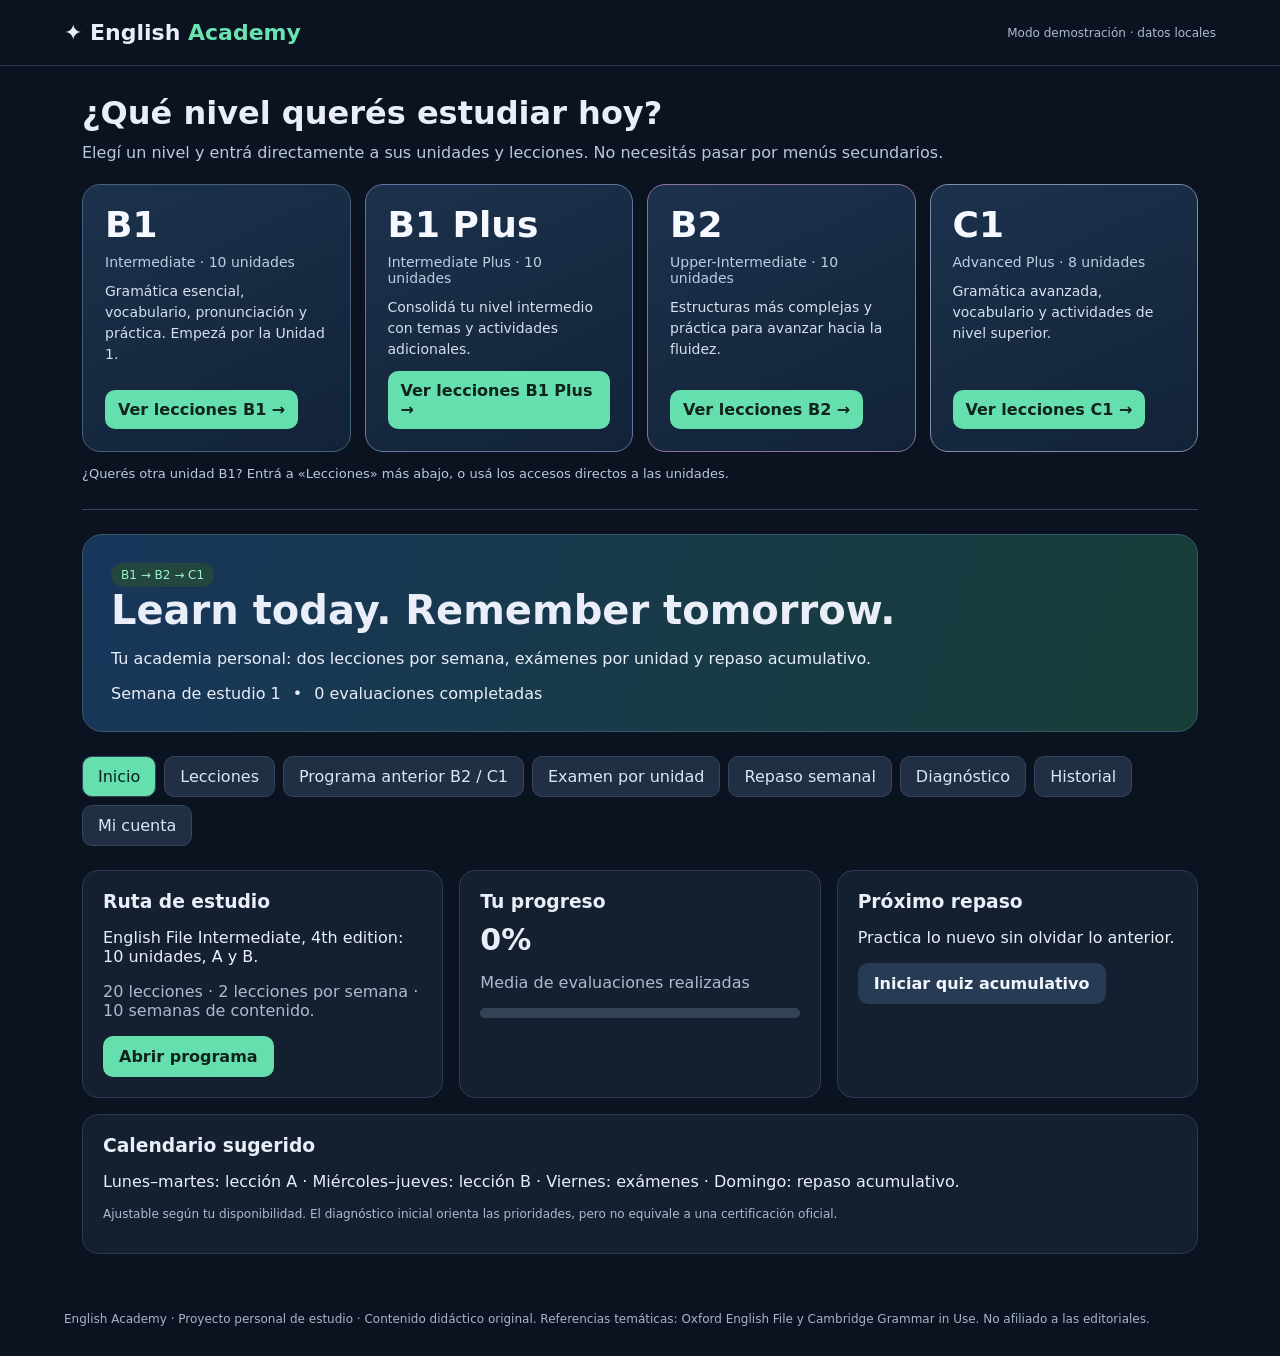
<file: index.html>
<!doctype html><html lang="es"><head><meta charset="utf-8"><meta name="viewport" content="width=device-width,initial-scale=1"><title>English Academy · Private Learning</title><style>
:root{font-family:Inter,system-ui,Arial,sans-serif;color:#e9eef8;background:#0b1220}*{box-sizing:border-box}body{margin:0}button,input{font:inherit}button{cursor:pointer}header{padding:20px 5%;border-bottom:1px solid #253248;display:flex;justify-content:space-between;align-items:center;gap:15px}.logo{font-weight:800;font-size:22px}.logo span{color:#69e4b0}.shell{max-width:1160px;margin:auto;padding:28px 22px}.hero{background:linear-gradient(110deg,#18365b,#183e38);border:1px solid #37586b;border-radius:20px;padding:28px;margin-bottom:24px}.hero h1{margin:0 0 10px;font-size:clamp(25px,4vw,40px)}.muted{color:#acbbd0}.grid{display:grid;grid-template-columns:repeat(auto-fit,minmax(245px,1fr));gap:16px}.card{background:#141f30;border:1px solid #2a3b52;border-radius:16px;padding:20px}.card h3{margin:0 0 10px}.pill{display:inline-block;padding:5px 10px;background:#23473e;color:#9cf2ca;border-radius:99px;font-size:12px}.btn{border:0;border-radius:10px;padding:11px 16px;background:#65dfad;color:#10231c;font-weight:750}.btn.secondary{background:#283b54;color:#f1f5fc}.btn:disabled{opacity:.4;cursor:not-allowed}.tabs{display:flex;gap:8px;flex-wrap:wrap;margin:18px 0 24px}.tabs button{background:#202f43;color:#dae6f6;border:1px solid #34465e;border-radius:10px;padding:10px 15px}.tabs button.active{background:#65dfad;color:#0c221b}section[hidden],div[hidden]{display:none!important}.question{border-top:1px solid #344358;padding:18px 0}.option{display:block;background:#1e2c41;border:1px solid #344358;padding:12px;border-radius:10px;margin:8px 0}.option:has(input:checked){border-color:#69e4b0;background:#1b403c}.option input{margin-right:10px}.result{margin-top:18px;padding:16px;border-radius:12px;background:#233a46}.reading{line-height:1.85;max-width:760px}.field{display:block;margin:10px 0;padding:12px;background:#0e192a;border:1px solid #3a4b62;border-radius:8px;color:white;width:100%}.tiny{font-size:12px}.list{padding-left:20px;line-height:1.9}.bar{height:10px;border-radius:99px;background:#334358;overflow:hidden}.bar>div{height:100%;background:#65dfad}.warn{color:#f7d19c}footer{padding:30px 5%;color:#a7b5c7;font-size:12px}.row{display:flex;gap:12px;align-items:center;flex-wrap:wrap}.lesson{margin-bottom:12px}.stat{font-size:30px;font-weight:800}.correct{color:#78e9b4}.wrong{color:#ffb4a6}@media(max-width:600px){header{align-items:flex-start;flex-direction:column}}

/* Clear level-first navigation */
.level-hub{margin:0 0 28px}.level-hub h2{font-size:clamp(24px,3vw,32px);margin:0 0 8px}.level-hub .intro{color:#b9c9dd;margin:0 0 18px;line-height:1.6}.level-grid{display:grid;grid-template-columns:repeat(4,minmax(0,1fr));gap:14px}.level-card{display:flex;flex-direction:column;gap:11px;padding:22px;min-height:240px;background:linear-gradient(155deg,#1c314c,#122338);border:1px solid #42617d;border-radius:18px;color:#f5f8ff;text-decoration:none;transition:transform .15s,border-color .15s,background .15s}.level-card:hover,.level-card:focus-visible{transform:translateY(-3px);border-color:#77e7b8;background:#1e3a4b;outline-offset:3px}.level-code{font-size:36px;font-weight:850;line-height:1}.level-sub{color:#b9d0e4;font-size:14px}.level-desc{color:#d4e0ed;line-height:1.5;font-size:14px;flex:1}.level-go{display:inline-block;align-self:flex-start;border-radius:10px;background:#65dfad;color:#10231c;font-weight:800;padding:10px 13px}.level-hint{font-size:13px;color:#b9c9dd;margin:14px 0 0}.home-divider{height:1px;background:#34465e;margin:24px 0}.level-grid .level-card:nth-child(2){border-color:#6375a3}.level-grid .level-card:nth-child(3){border-color:#8b729e}.level-grid .level-card:nth-child(4){border-color:#7d8caa}@media(max-width:900px){.level-grid{grid-template-columns:repeat(2,minmax(0,1fr))}}@media(max-width:530px){.level-grid{grid-template-columns:1fr}.level-card{min-height:0}.level-hub{margin-bottom:18px}}
</style></head><body><header><div class="logo">✦ English <span>Academy</span></div><div class="row"><span id="identity" class="muted tiny">Modo demostración · datos locales</span><button id="logout" class="btn secondary" hidden>Cerrar sesión</button></div></header><main class="shell"><nav class="level-hub" aria-label="Elegir nivel de inglés"><h2>¿Qué nivel querés estudiar hoy?</h2><p class="intro">Elegí un nivel y entrá directamente a sus unidades y lecciones. No necesitás pasar por menús secundarios.</p><div class="level-grid">
<a class="level-card" href="unit1.html"><span class="level-code">B1</span><span class="level-sub">Intermediate · 10 unidades</span><span class="level-desc">Gramática esencial, vocabulario, pronunciación y práctica. Empezá por la Unidad 1.</span><span class="level-go">Ver lecciones B1 →</span></a>
<a class="level-card" href="academy-expanded.html?level=B1%2B"><span class="level-code">B1 Plus</span><span class="level-sub">Intermediate Plus · 10 unidades</span><span class="level-desc">Consolidá tu nivel intermedio con temas y actividades adicionales.</span><span class="level-go">Ver lecciones B1 Plus →</span></a>
<a class="level-card" href="academy-expanded.html?level=B2"><span class="level-code">B2</span><span class="level-sub">Upper-Intermediate · 10 unidades</span><span class="level-desc">Estructuras más complejas y práctica para avanzar hacia la fluidez.</span><span class="level-go">Ver lecciones B2 →</span></a>
<a class="level-card" href="academy-expanded.html?level=C1"><span class="level-code">C1</span><span class="level-sub">Advanced Plus · 8 unidades</span><span class="level-desc">Gramática avanzada, vocabulario y actividades de nivel superior.</span><span class="level-go">Ver lecciones C1 →</span></a>
</div><p class="level-hint">¿Querés otra unidad B1? Entrá a «Lecciones» más abajo, o usá los accesos directos a las unidades.</p></nav><div class="home-divider"></div><div class="hero"><span class="pill">B1 → B2 → C1</span><h1>Learn today. Remember tomorrow.</h1><p>Tu academia personal: dos lecciones por semana, exámenes por unidad y repaso acumulativo.</p><div class="row"><span id="weekLabel">Semana de estudio 1</span><span>•</span><span id="completedLabel">0 evaluaciones completadas</span></div></div><div class="tabs" id="tabs"><button class="active" data-tab="dashboard">Inicio</button><button data-tab="lessons">Lecciones</button><button data-tab="higher">Programa anterior B2 / C1</button><button data-tab="exam">Examen por unidad</button><button data-tab="weekly">Repaso semanal</button><button data-tab="placement">Diagnóstico</button><button data-tab="history">Historial</button><button data-tab="account">Mi cuenta</button></div>
<section id="dashboard"><div class="grid"><div class="card"><h3>Ruta de estudio</h3><p>English File Intermediate, 4th edition: 10 unidades, A y B.</p><p class="muted">20 lecciones · 2 lecciones por semana · 10 semanas de contenido.</p><button class="btn" onclick="showTab('lessons')">Abrir programa</button></div><div class="card"><h3>Tu progreso</h3><div id="overview" class="stat">0%</div><p class="muted">Media de evaluaciones realizadas</p><div class="bar"><div id="progressBar" style="width:0%"></div></div></div><div class="card"><h3>Próximo repaso</h3><p>Practica lo nuevo sin olvidar lo anterior.</p><button class="btn secondary" onclick="showTab('weekly')">Iniciar quiz acumulativo</button></div></div><div class="card" style="margin-top:16px"><h3>Calendario sugerido</h3><p>Lunes–martes: lección A · Miércoles–jueves: lección B · Viernes: exámenes · Domingo: repaso acumulativo.</p><p class="muted tiny">Ajustable según tu disponibilidad. El diagnóstico inicial orienta las prioridades, pero no equivale a una certificación oficial.</p></div></section>
<section id="lessons" hidden><h2>Programa de estudios B1</h2><p class="muted">Basado en la secuencia temática del índice de English File Intermediate. Las explicaciones y ejercicios de esta aplicación son originales.</p><div class="card"><h3>⭐ Nueva Unidad 1 B1 · versión ampliada</h3><p>Lecciones 1A y 1B con gramática desarrollada, 24 palabras con IPA y audio, reading, listening, quizzes y repaso de errores.</p><a class="btn" href="unit1.html">Abrir Unidad 1 ampliada</a></div><div class="card"><h3>📘 Unidad 2 B1 · versión ampliada</h3><p>2A Spending money y 2B Changing lives: Grammar Bank, Vocabulary Bank con IPA, audio británico, reading, listening y quizzes con repaso.</p><a class="btn" href="unit2.html">Abrir Unidad 2 ampliada</a></div><div class="card"><h3>📘 Unidad 3 B1 · versión ampliada</h3><p>Survive the drive · Men, women, and children. Gramática, vocabulario, IPA, audio y práctica.</p><a class="btn" href="unit3.html">Abrir Unidad 3</a></div><div class="card"><h3>📘 Unidad 4 B1 · versión ampliada</h3><p>Bad manners? · Yes, I can!. Gramática, vocabulario, IPA, audio y práctica.</p><a class="btn" href="unit4.html">Abrir Unidad 4</a></div><div class="card"><h3>📘 Unidad 5 B1 · versión ampliada</h3><p>Sporting superstitions · #thewaywemet. Gramática, vocabulario, IPA, audio y práctica.</p><a class="btn" href="unit5.html">Abrir Unidad 5</a></div><div class="card"><h3>📘 Unidad 6 B1 · versión ampliada</h3><p>Behind the scenes · Every picture tells a story. Gramática, vocabulario, IPA, audio y práctica.</p><a class="btn" href="unit6.html">Abrir Unidad 6</a></div><div class="card"><h3>📘 Unidad 7 B1 · versión ampliada</h3><p>Live and learn · The hotel of Mum and Dad. Gramática, vocabulario, IPA, audio y práctica.</p><a class="btn" href="unit7.html">Abrir Unidad 7</a></div><div class="card"><h3>📘 Unidad 8 B1 · versión ampliada</h3><p>The right job for you · Have a nice day!. Gramática, vocabulario, IPA, audio y práctica.</p><a class="btn" href="unit8.html">Abrir Unidad 8</a></div><div class="card"><h3>📘 Unidad 9 B1 · versión ampliada</h3><p>Lucky encounters · Digital detox. Gramática, vocabulario, IPA, audio y práctica.</p><a class="btn" href="unit9.html">Abrir Unidad 9</a></div><div class="card"><h3>📘 Unidad 10 B1 · versión ampliada</h3><p>Idols and icons · And the murderer is…. Gramática, vocabulario, IPA, audio y práctica.</p><a class="btn" href="unit10.html">Abrir Unidad 10</a></div><div id="lessonList" class="grid"></div><div id="lessonDetail" hidden class="card" style="margin-top:20px"></div></section>
<section id="higher" hidden><div class="card"><h3>⭐ Nuevo programa integrado B1 Plus · B2 · C1</h3><p>56 lecciones: Grammar Bank, vocabulario temático, pronunciación, reading, listening y práctica. Edición de trabajo: todavía requiere ampliación y revisión pedagógica.</p><a class="btn" href="academy-expanded.html">Abrir programa ampliado</a></div><h2>English File · Upper-Intermediate y Advanced Plus</h2><p class="muted">36 lecciones originales alineadas con los índices de los dos libros: B2 (20 lecciones) y Advanced Plus (16 lecciones). Incluye reading, listening con voz sintetizada, quizzes, exámenes por unidad y repasos acumulativos. No reproduce ejercicios editoriales.</p><div class="row"><label>Nivel<select class="field" id="higherLevel"><option value="B2">B2 · Upper-Intermediate Workbook</option><option value="C1">Advanced Plus · práctica avanzada</option></select></label><label>Actividad<select class="field" id="higherMode"><option value="lessons">Lecciones</option><option value="exam">Examen de unidad</option><option value="weekly">Repaso acumulativo</option></select></label><label id="higherUnitLabel" hidden>Unidad<select class="field" id="higherUnit"></select></label></div><div id="higherContent"></div><div id="higherDetail" class="card" hidden style="margin-top:18px"></div></section>
<section id="exam" hidden><h2>Examen de unidad</h2><p class="muted">Evaluación original y autocorregible. Las unidades 1 y 2 están habilitadas en este prototipo; el resto está planificado.</p><label>Elegí la unidad <select id="unitSelect" class="field"><option value="1">Unidad 1: Present and future</option><option value="2">Unidad 2: Present perfect</option></select></label><div id="examArea"></div></section>
<section id="weekly" hidden><h2>Repaso semanal acumulativo</h2><p>Incluye temas anteriores y los temas nuevos hasta la semana seleccionada.</p><label>Semana <select id="weekSelect" class="field"><option value="1">Semana 1</option><option value="2">Semana 2</option><option value="3">Semana 3</option><option value="4">Semana 4</option><option value="5">Semana 5</option></select></label><div id="weeklyArea"></div></section>
<section id="placement" hidden><h2>Diagnóstico inicial B1–B2</h2><p class="muted">Prueba breve de orientación (no certifica el MCER). Conserva tus respuestas y comentarios al finalizar.</p><div id="placementArea"></div></section>
<section id="history" hidden><h2>Historial de evaluaciones</h2><div id="historyArea"></div><button class="btn secondary" id="exportBtn">Exportar mis resultados (JSON)</button></section>
<section id="account" hidden><h2>Acceso privado y sincronización</h2><div class="card"><p>Para activar el acceso desde varios dispositivos, configura un proyecto gratuito de Supabase y publica esta aplicación en un alojamiento HTTPS. Mientras no se configure, esta versión es una <strong>demostración local</strong> y no debe usarse para información confidencial.</p><p class="warn" id="configStatus">Sin conexión a la nube. Las respuestas se guardan solo en este navegador.</p><label>Correo electrónico<input id="email" type="email" autocomplete="email" class="field" placeholder="tu@email.com"></label><label>Contraseña<input id="password" type="password" autocomplete="current-password" class="field" placeholder="Mínimo 8 caracteres"></label><div class="row"><button id="signup" class="btn secondary">Crear cuenta</button><button id="login" class="btn">Iniciar sesión</button></div><p id="authMessage" class="muted"></p><p class="tiny muted">No escribas tu contraseña en ningún archivo del proyecto. Configura las claves públicas en config.js; la clave service_role jamás debe estar en el navegador.</p></div></section></main><footer>English Academy · Proyecto personal de estudio · Contenido didáctico original. Referencias temáticas: Oxford English File y Cambridge Grammar in Use. No afiliado a las editoriales.</footer><script src="config.js"></script><script src="higher-data.js"></script><script src="higher.js" defer></script><script type="module" src="app.js"></script></body></html>
</file>
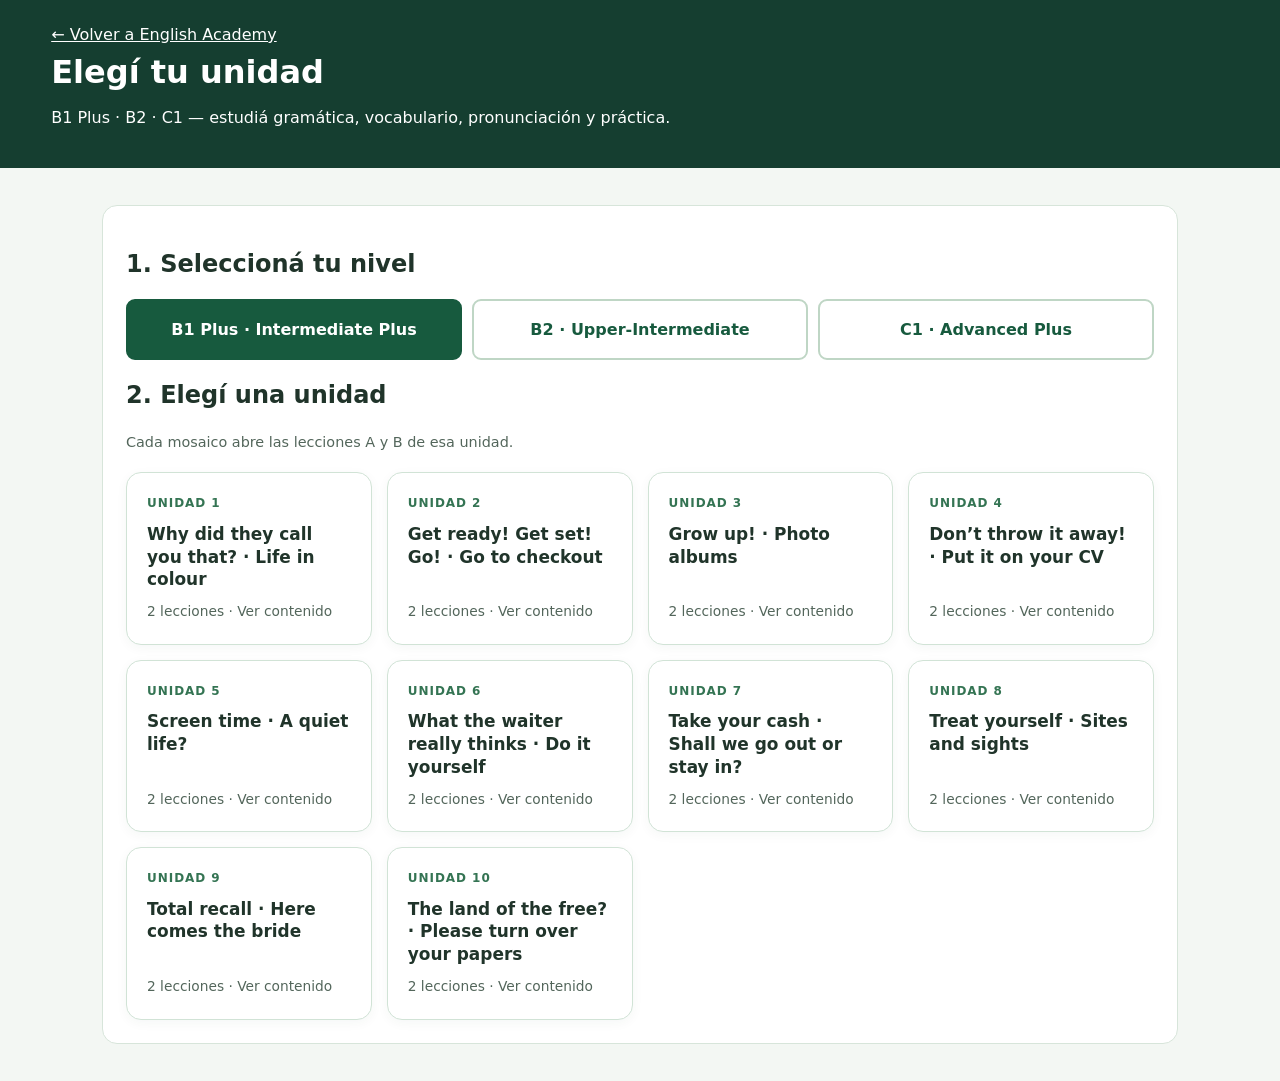
<file: academy-expanded.html>
<!doctype html>
<html lang="es"><head><meta charset="utf-8"><meta name="viewport" content="width=device-width,initial-scale=1">
<title>English Academy · Unidades B1 Plus, B2 y C1</title>
<style>
:root{font-family:system-ui,-apple-system,"Segoe UI",sans-serif;color:#20342a;background:#f3f7f3}
*{box-sizing:border-box}body{margin:0}header{background:#153e30;color:white;padding:25px max(4vw,18px)}
main{max-width:1120px;margin:auto;padding:22px}h1,h2{line-height:1.25}h1{margin:.5rem 0}
.card{background:white;border:1px solid #d7e5da;border-radius:15px;padding:23px;margin:15px 0;line-height:1.7}
.muted{color:#53665b}.row{display:flex;gap:12px;flex-wrap:wrap;align-items:center}
button,select,input{font:inherit;padding:10px;border-radius:9px;border:1px solid #a6b8aa}
button{cursor:pointer;background:#175a3e;color:white}button.secondary{background:white;color:#175a3e}
button:focus-visible,a:focus-visible{outline:3px solid #e5a43c;outline-offset:3px}
.grid{display:grid;grid-template-columns:repeat(auto-fill,minmax(230px,1fr));gap:12px}
.word{border:1px solid #dce5dd;border-radius:10px;padding:12px}
.rule{border-left:4px solid #3a8864;background:#f0f8f2;padding:14px}
.ex{background:#f6f8f6;border-radius:9px;padding:12px;margin:8px 0}
.tag{font-size:.75rem;letter-spacing:.1em;font-weight:bold;color:#347453}
.opt{display:block;margin:9px 0;width:100%;text-align:left}.good{color:#176437}.bad{color:#a22626}
.progress{height:10px;background:#dce8df;border-radius:8px;overflow:hidden}.progress>div{height:100%;background:#24754c}
details{margin-top:12px}a{color:inherit}#content{display:none}
.levels{display:flex;gap:10px;flex-wrap:wrap;margin:18px 0}
.levels button{flex:1;min-width:130px;padding:15px;border:2px solid #bfd6c5;background:white;color:#175a3e;font-weight:750}
.levels button.active{background:#175a3e;color:white;border-color:#175a3e}
.unit-grid{display:grid;grid-template-columns:repeat(auto-fill,minmax(215px,1fr));gap:15px;margin-top:18px}
.unit-tile{display:flex;flex-direction:column;align-items:flex-start;text-align:left;gap:9px;min-height:170px;padding:20px;border:1px solid #d1e3d6;border-radius:15px;background:#fff;color:#20342a;box-shadow:0 3px 12px #153e300b;transition:transform .15s,border-color .15s}
.unit-tile:hover{transform:translateY(-3px);border-color:#24754c}
.unit-tile.selected{border:2px solid #175a3e;background:#f0f8f2}
.unit-num{font-size:.75rem;font-weight:800;letter-spacing:.08em;color:#347453;text-transform:uppercase}
.unit-title{font-size:1.06rem;font-weight:750;line-height:1.35}
.unit-meta{font-size:.86rem;color:#53665b;margin-top:auto}
#lessonList .card{margin:0;background:#f9fcf9}
#lessonArea{scroll-margin-top:18px}
#nativeControls{position:absolute;left:-9999px;width:1px;height:1px;overflow:hidden}
.back{color:white}.subtle{font-size:.9rem}
@media(max-width:600px){main{padding:14px}.card{padding:16px}.unit-grid{grid-template-columns:repeat(2,minmax(0,1fr));gap:10px}.unit-tile{padding:13px;min-height:160px}.unit-title{font-size:.94rem}.levels button{min-width:85px}}
</style></head><body>
<header><a class="back" href="index.html">← Volver a English Academy</a><h1>Elegí tu unidad</h1><p>B1 Plus · B2 · C1 — estudiá gramática, vocabulario, pronunciación y práctica.</p></header>
<main>
<section class="card" aria-label="Elegir nivel y unidad">
<h2>1. Seleccioná tu nivel</h2>
<div class="levels" id="levelButtons" role="group" aria-label="Nivel de inglés"></div>
<div id="nativeControls"><label>Nivel<select id="level"><option>B1+</option><option>B2</option><option>C1</option></select></label><label>Unidad<select id="unit"></select></label></div>
<h2 id="unitsHeading">2. Elegí una unidad</h2><p class="muted subtle">Cada mosaico abre las lecciones A y B de esa unidad.</p>
<div class="unit-grid" id="unitTiles"></div>
</section>
<section class="card" id="lessonArea" hidden><div class="row" style="justify-content:space-between"><h2 id="selectedUnitHeading">Lecciones</h2><button class="secondary" id="backToUnits">↑ Ver todas las unidades</button></div><div id="lessonList" class="grid"></div></section>
<div id="content"></div>
</main>
<script src="academy-expanded-data.js"></script>
<script src="academy-expanded.js"></script>
<script>
(function(){
"use strict";
const data=window.ACADEMY_EXPANDED||[];
const level=document.getElementById("level"),unit=document.getElementById("unit");
const tiles=document.getElementById("unitTiles"),buttons=document.getElementById("levelButtons");
const area=document.getElementById("lessonArea"),content=document.getElementById("content");
const headings=document.getElementById("selectedUnitHeading");
const names={"B1+":"B1 Plus · Intermediate Plus","B2":"B2 · Upper-Intermediate","C1":"C1 · Advanced Plus"};
function text(node,value){node.textContent=value}
function chooseLevel(value){
 level.value=value;level.dispatchEvent(new Event("change"));
 area.hidden=true;content.style.display="none";draw();
 const url=new URL(location.href);url.searchParams.set("level",value);url.searchParams.delete("unit");history.replaceState(null,"",url);
}
function draw(){
 buttons.replaceChildren();
 for(const val of ["B1+","B2","C1"]){
  const b=document.createElement("button");b.type="button";text(b,names[val]);
  b.className=level.value===val?"active":"";b.setAttribute("aria-pressed",String(level.value===val));
  b.onclick=()=>chooseLevel(val);buttons.appendChild(b);
 }
 const grouped=new Map();
 for(const lesson of data.filter(x=>x.level===level.value)){
  if(!grouped.has(lesson.unit))grouped.set(lesson.unit,[]);
  grouped.get(lesson.unit).push(lesson);
 }
 tiles.replaceChildren();
 for(const [number,lessons] of [...grouped.entries()].sort((a,b)=>a[0]-b[0])){
  const b=document.createElement("button");b.type="button";b.className="unit-tile";
  const num=document.createElement("span");num.className="unit-num";text(num,"Unidad "+number);
  const title=document.createElement("span");title.className="unit-title";text(title,lessons.map(x=>x.title).join(" · "));
  const meta=document.createElement("span");meta.className="unit-meta";text(meta,lessons.length+" lecciones · Ver contenido");
  b.append(num,title,meta);
  b.onclick=()=>{
   unit.value=String(number);unit.dispatchEvent(new Event("change"));
   [...tiles.children].forEach(t=>t.classList.remove("selected"));b.classList.add("selected");
   text(headings,names[level.value]+" · Unidad "+number);area.hidden=false;content.style.display="none";
   const url=new URL(location.href);url.searchParams.set("level",level.value);url.searchParams.set("unit",number);history.replaceState(null,"",url);
   area.scrollIntoView({behavior:"smooth",block:"start"});
  };
  tiles.appendChild(b);
 }
 if(!grouped.size){const p=document.createElement("p");text(p,"No se encontraron unidades. Verificá que academy-expanded-data.js esté publicado.");tiles.appendChild(p)}
}
document.getElementById("backToUnits").onclick=()=>document.getElementById("unitsHeading").scrollIntoView({behavior:"smooth"});
const qs=new URLSearchParams(location.search);const requested=qs.get("level");
const aliases={"B1P":"B1+","B1PLUS":"B1+","B1 PLUS":"B1+","B1+":"B1+","B2":"B2","C1":"C1"};
const initial=aliases[(requested||"B1+").toUpperCase()]||"B1+";
chooseLevel(initial);
const requestedUnit=Number(qs.get("unit"));
if(requestedUnit){const found=[...tiles.children].find(t=>t.querySelector(".unit-num")?.textContent==="Unidad "+requestedUnit);if(found)found.click()}
})();
</script></body></html>
</file>
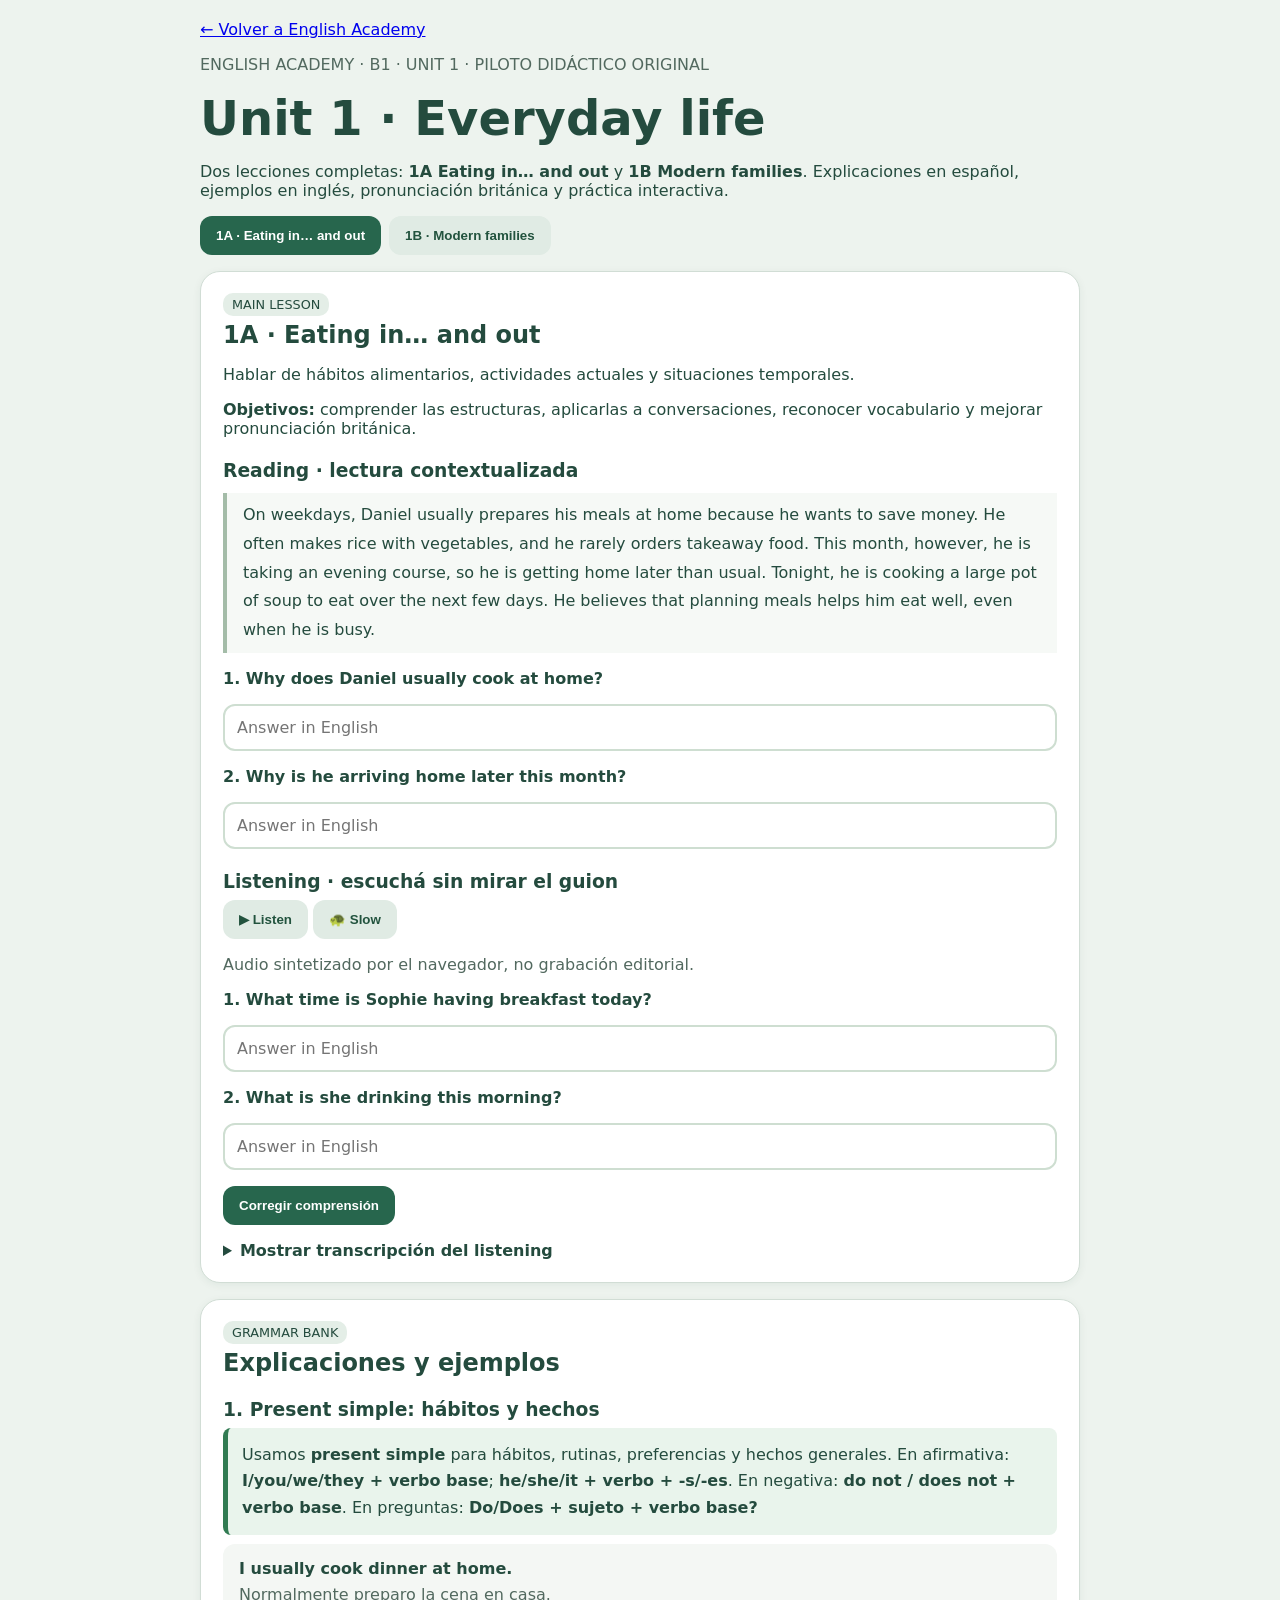
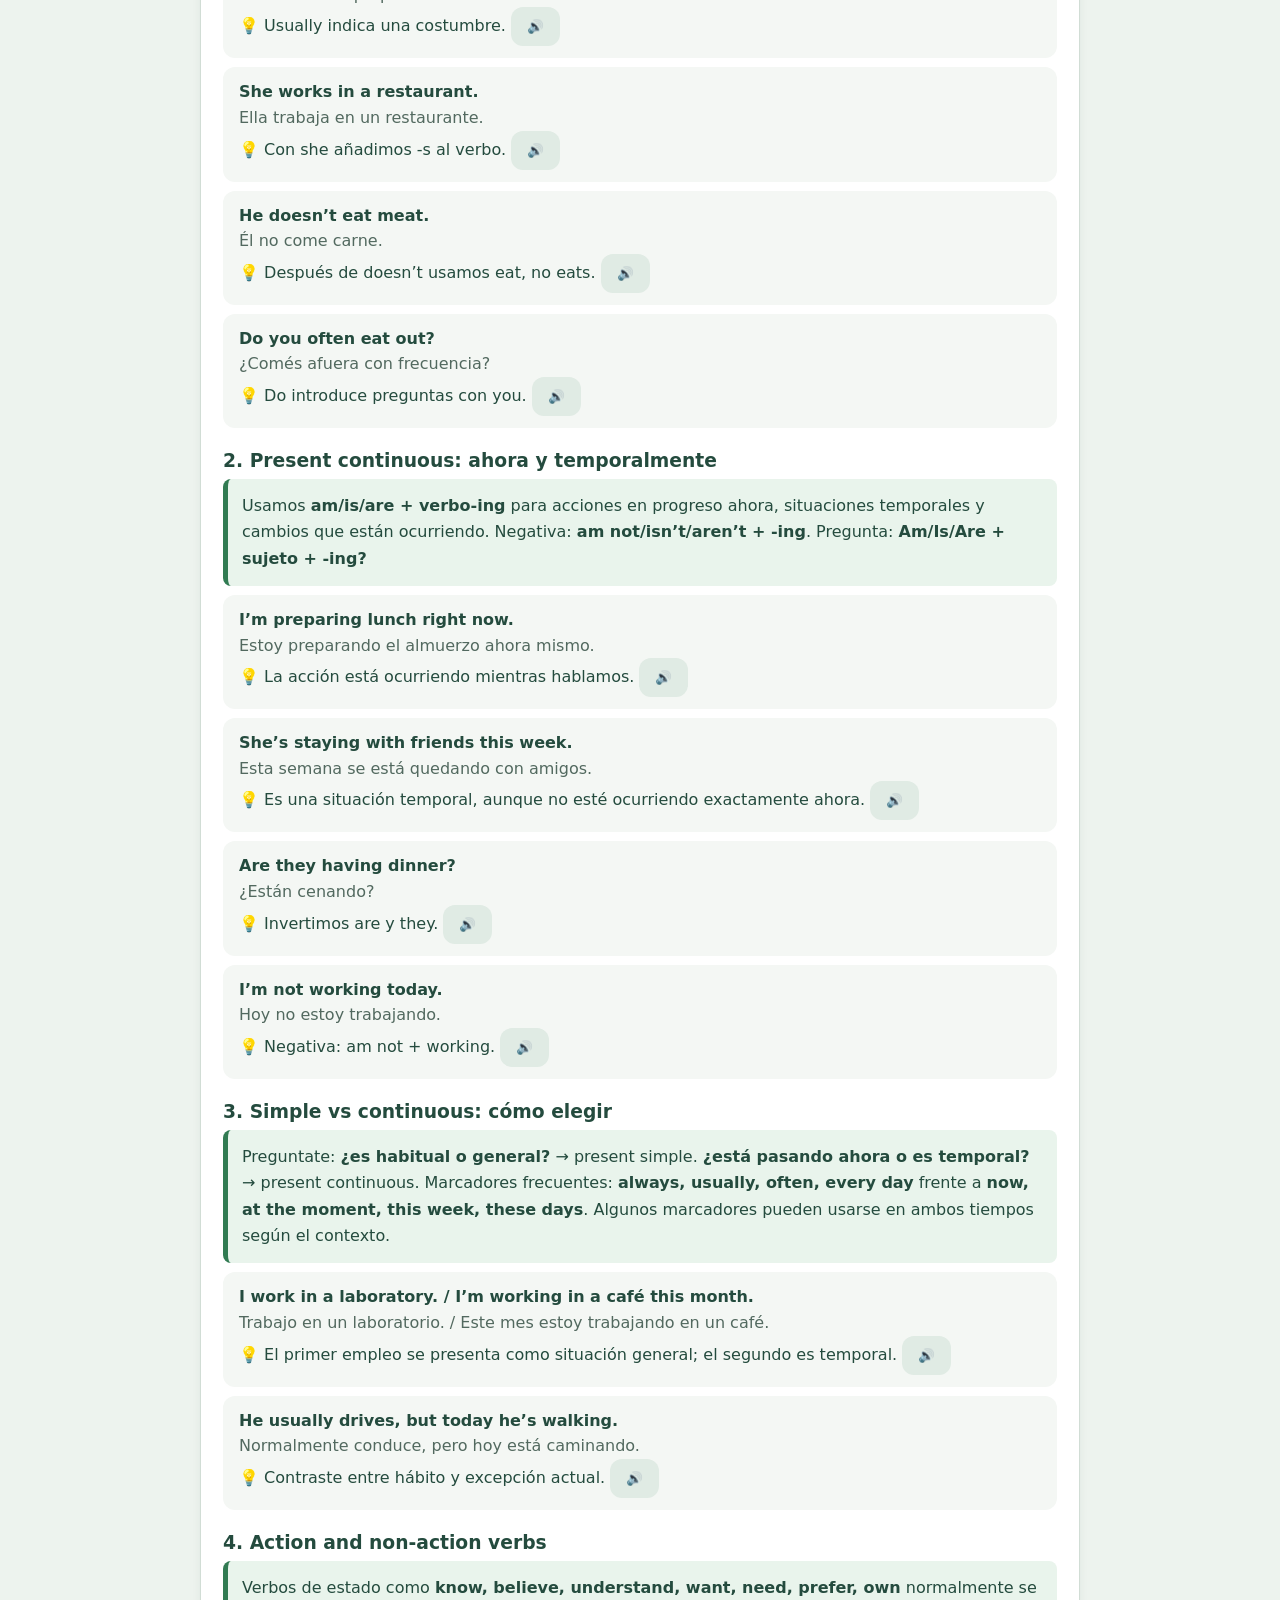
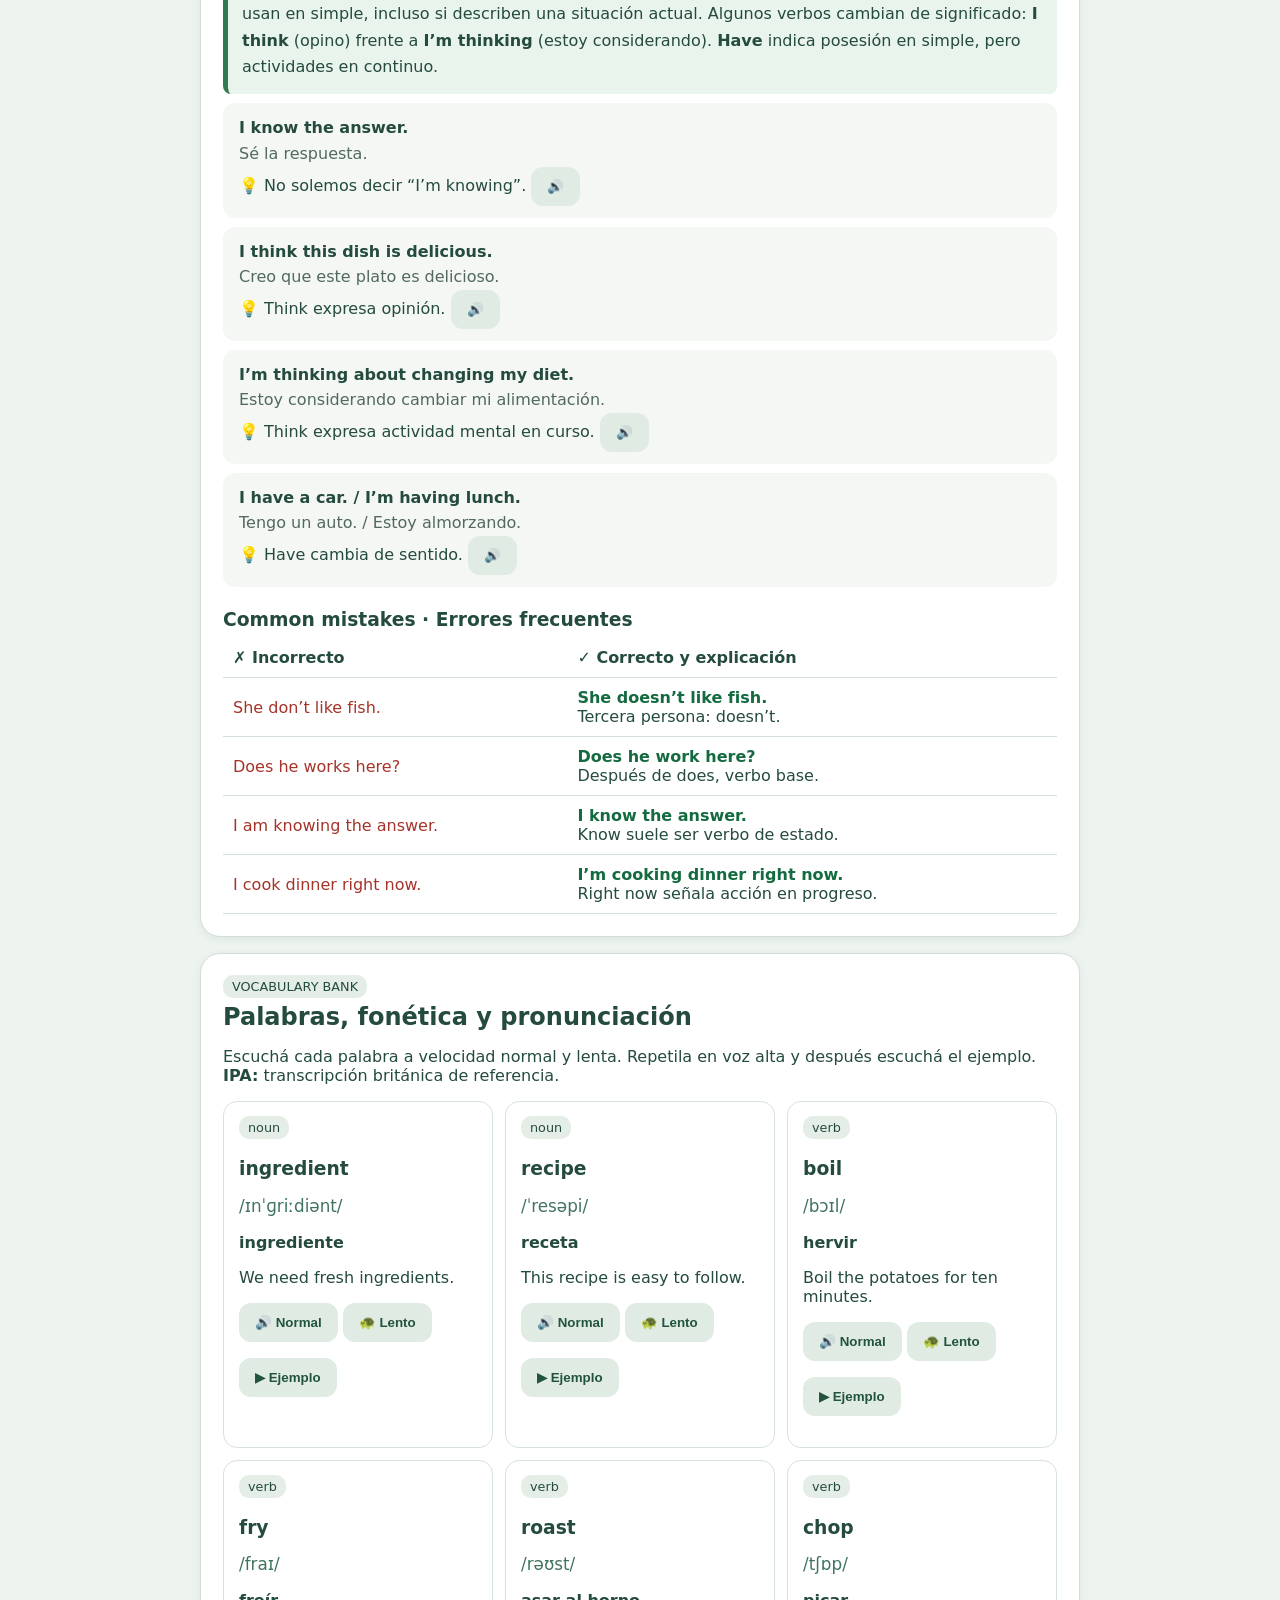
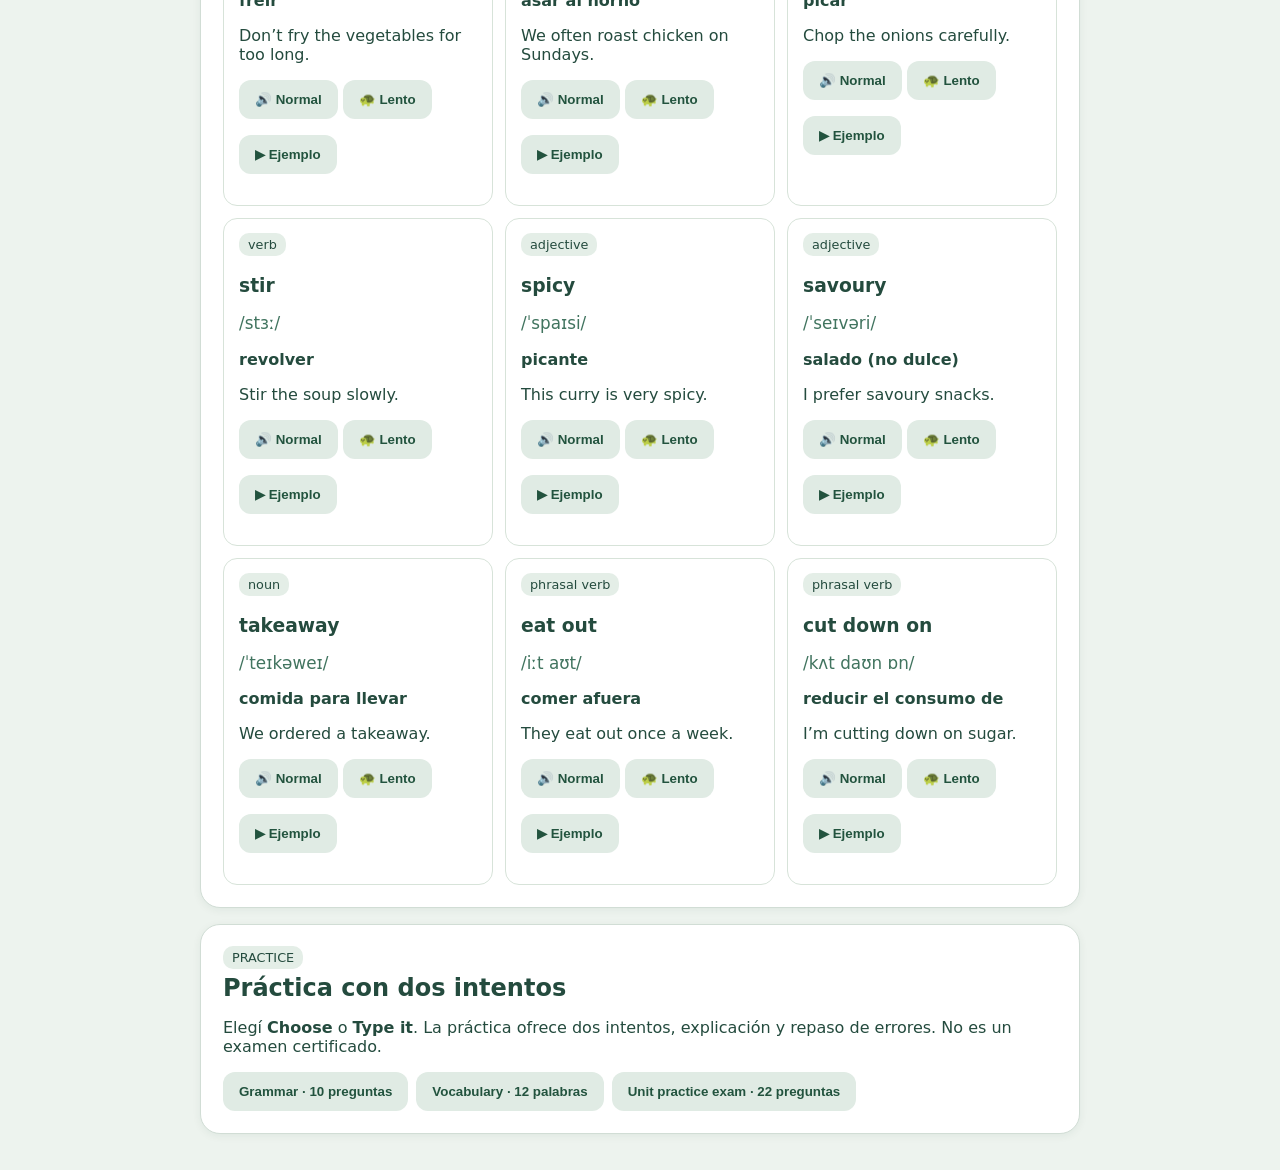
<file: unit1.html>
<!doctype html><html lang="es"><head><meta charset="utf-8"><meta name="viewport" content="width=device-width,initial-scale=1"><title>English Academy · B1 Unit 1</title><style>:root{font-family:system-ui,sans-serif;color:#244b3e;background:#edf3ee}*{box-sizing:border-box}body{margin:0}main{max-width:920px;margin:auto;padding:20px}h1{font-size:clamp(30px,5vw,48px);margin:8px 0}h2{margin:8px 0 16px}h3{margin:22px 0 8px}.muted{color:#52695f}.card{background:white;border:1px solid #d1ddd5;border-radius:20px;padding:22px;margin:16px 0;box-shadow:0 2px 8px #163b2810}.nav{display:flex;gap:8px;flex-wrap:wrap}.btn{border:0;border-radius:12px;padding:12px 16px;background:#27664d;color:white;font-weight:700;cursor:pointer}.btn.alt{background:#e0ebe4;color:#22533e}.btn:disabled{opacity:.5}.rule{background:#e9f4ec;border-left:5px solid #317b52;padding:14px;border-radius:8px;line-height:1.65}.example{background:#f4f7f4;border-radius:12px;padding:12px 16px;margin:9px 0;line-height:1.6}.wrong{color:#a6332a}.correct{color:#146b40}.cols{display:grid;grid-template-columns:repeat(auto-fit,minmax(250px,1fr));gap:12px}.word{border:1px solid #d7e3d9;border-radius:14px;padding:15px}.ipa{color:#41745f;font-size:1.05rem}.tag{font-size:.8rem;background:#e4eee7;padding:4px 9px;border-radius:10px}.opt{display:block;width:100%;text-align:left;background:#f6faf7;color:#244b3e;border:2px solid #d2e1d6;border-radius:12px;margin:8px 0;padding:12px;font-size:1rem;cursor:pointer}.opt:disabled{opacity:.65}input[type=text]{font:inherit;width:100%;padding:12px;border:2px solid #ceded1;border-radius:12px}.feedback{padding:12px;background:#eef5ef;border-radius:12px;margin:12px 0;line-height:1.6}.bar{height:10px;border-radius:10px;background:#d6e4d9;overflow:hidden}.bar span{display:block;height:100%;background:#327a54;transition:width .2s}blockquote{border-left:4px solid #a4bca8;padding:8px 16px;margin:12px 0;background:#f6f9f6;line-height:1.8}table{border-collapse:collapse;width:100%}td,th{border-bottom:1px solid #d6e2d9;padding:10px;text-align:left}summary{cursor:pointer;font-weight:700}button:focus-visible,input:focus-visible{outline:3px solid #d4aa44;outline-offset:2px}@media(max-width:550px){.card{padding:16px}main{padding:12px}}</style></head><body><main><a href="index.html">← Volver a English Academy</a><p class="muted">ENGLISH ACADEMY · B1 · UNIT 1 · PILOTO DIDÁCTICO ORIGINAL</p><h1>Unit 1 · Everyday life</h1><p>Dos lecciones completas: <b>1A Eating in… and out</b> y <b>1B Modern families</b>. Explicaciones en español, ejemplos en inglés, pronunciación británica y práctica interactiva.</p><div class="nav" id="nav"></div><div id="content"></div></main><script src="unit1.js"></script></body></html>
</file>
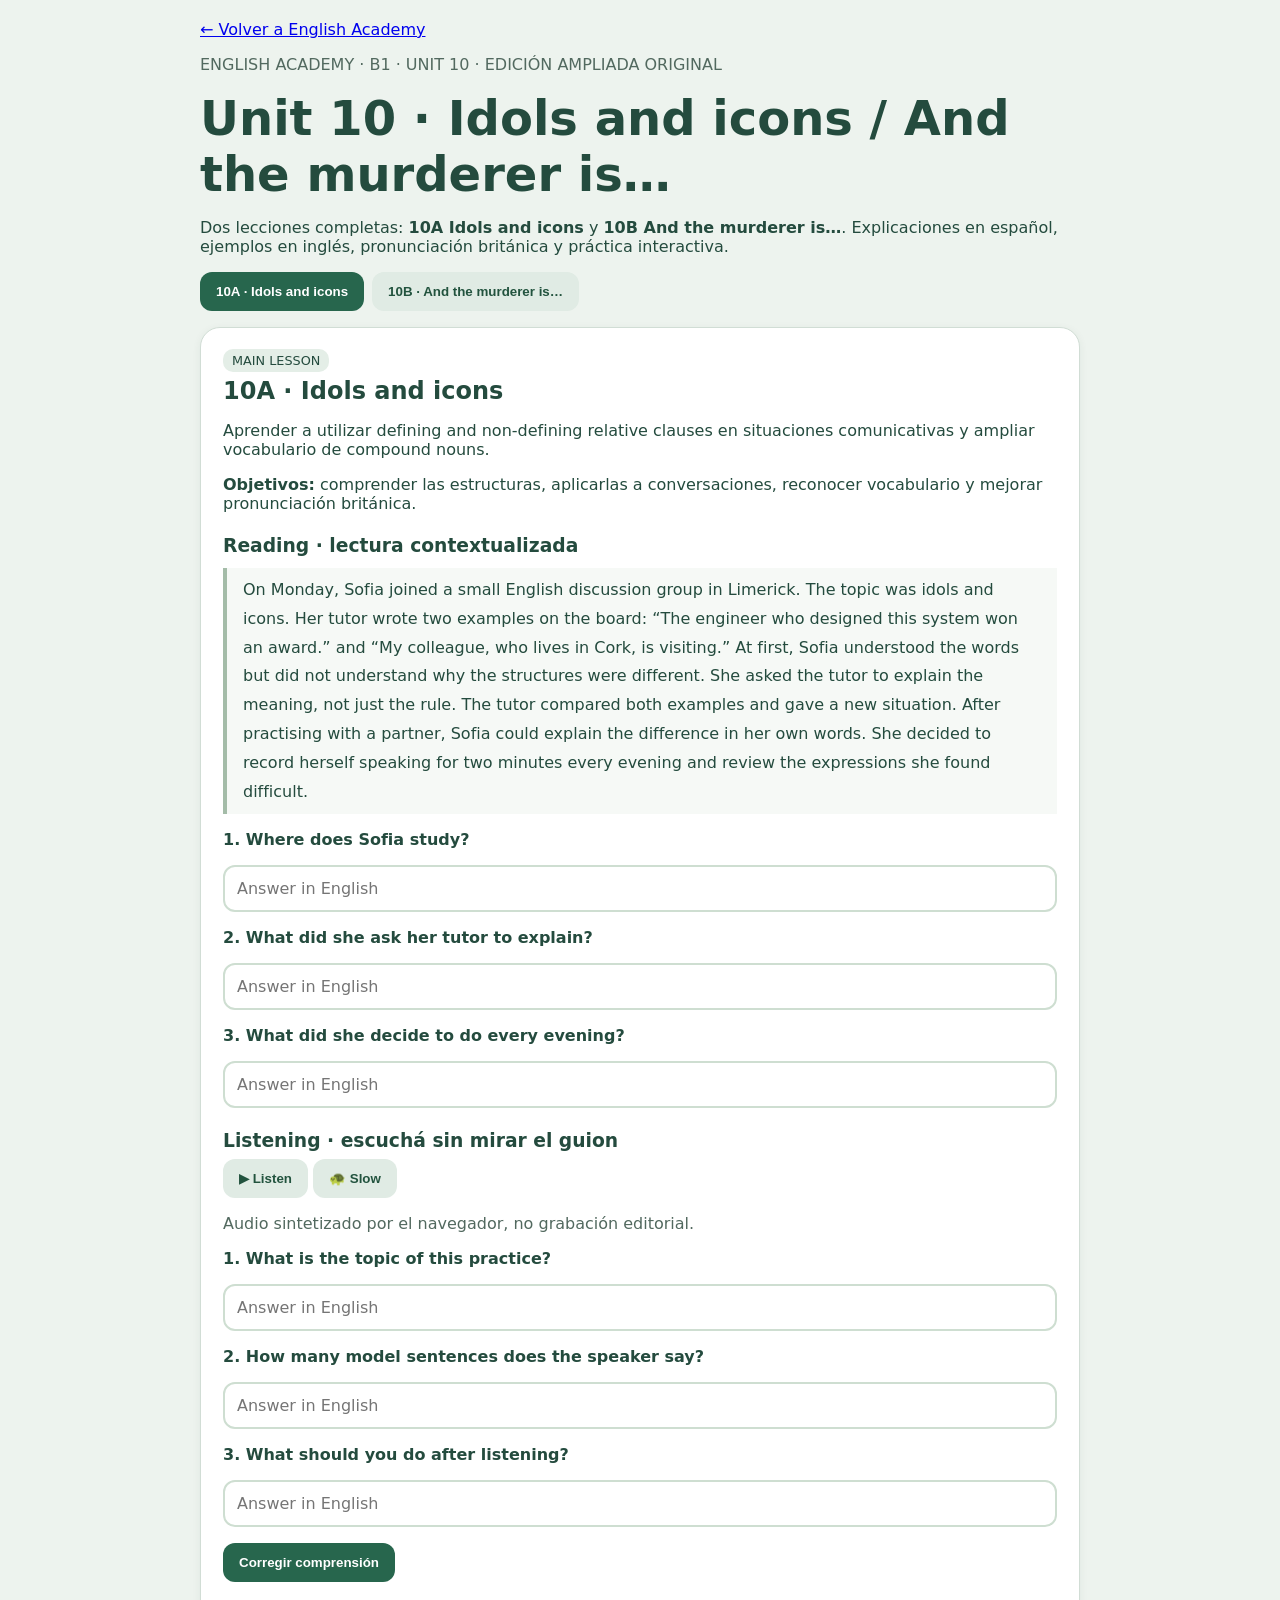
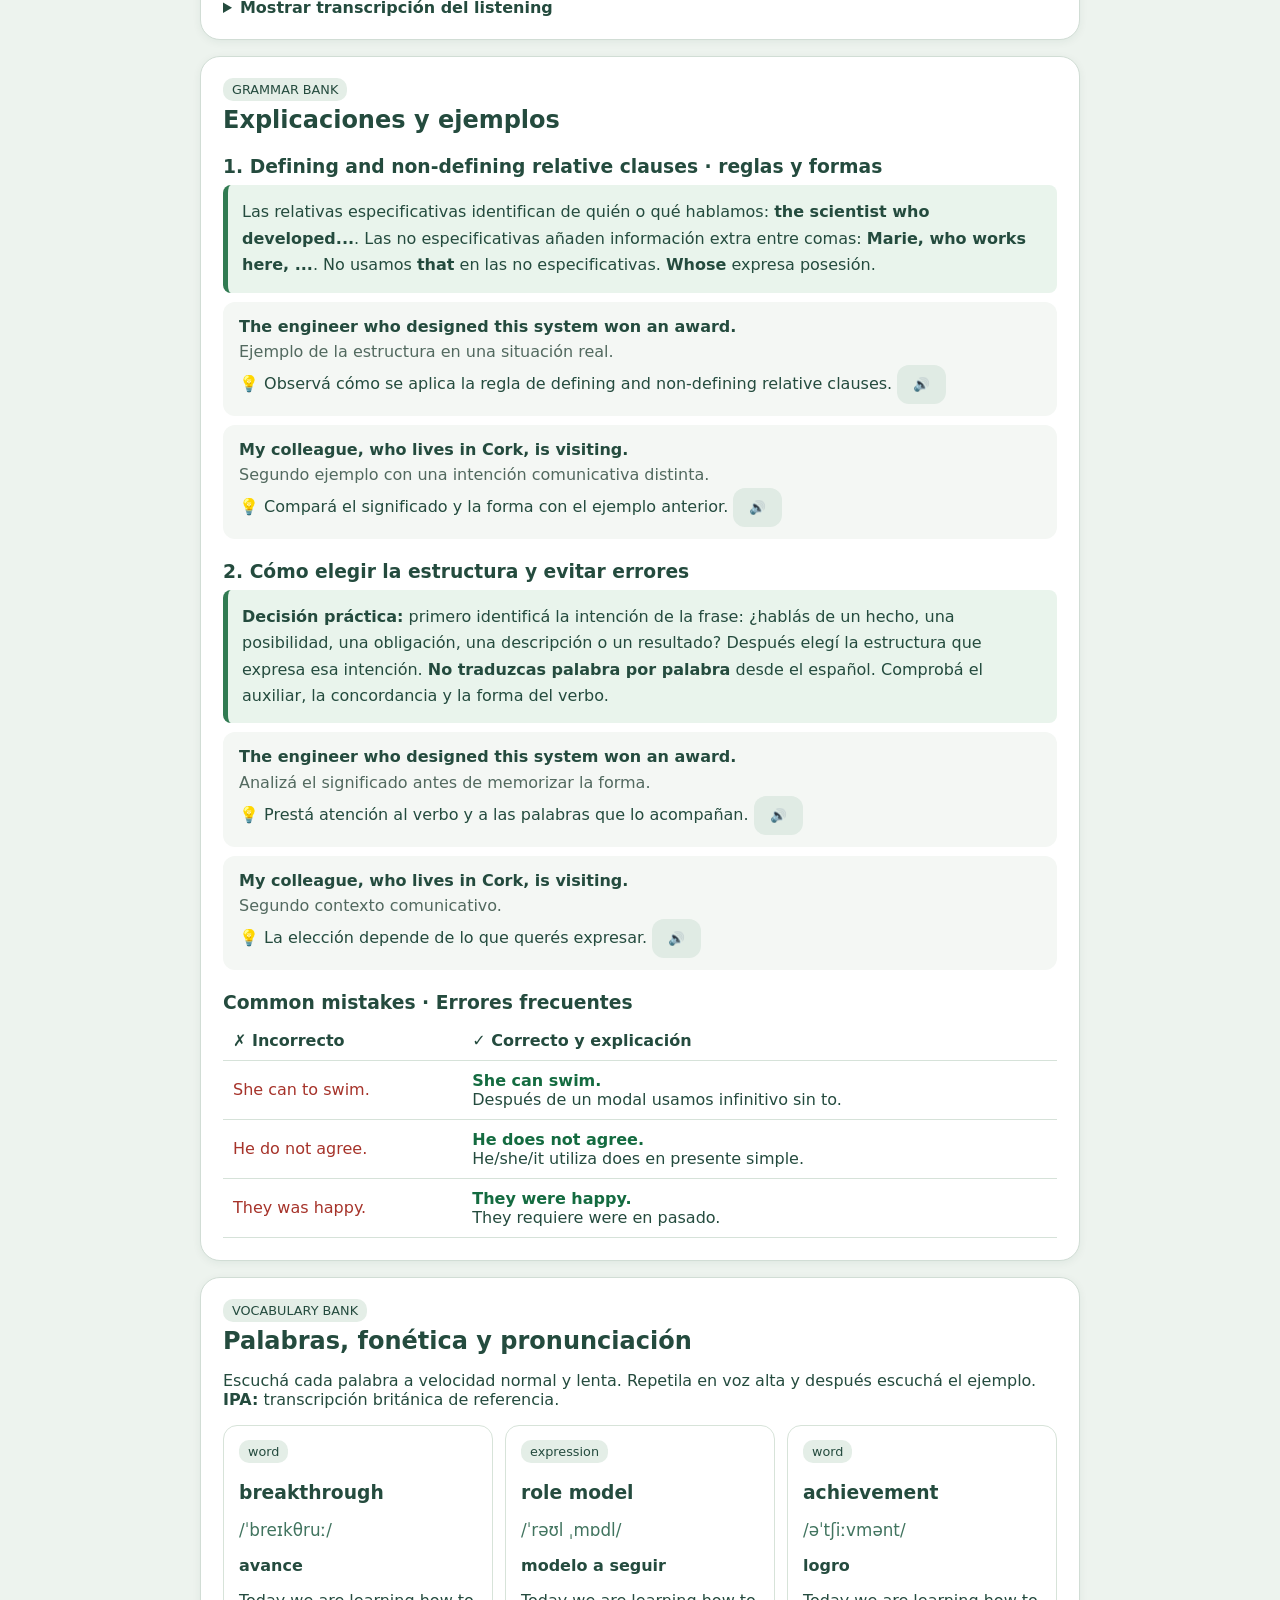
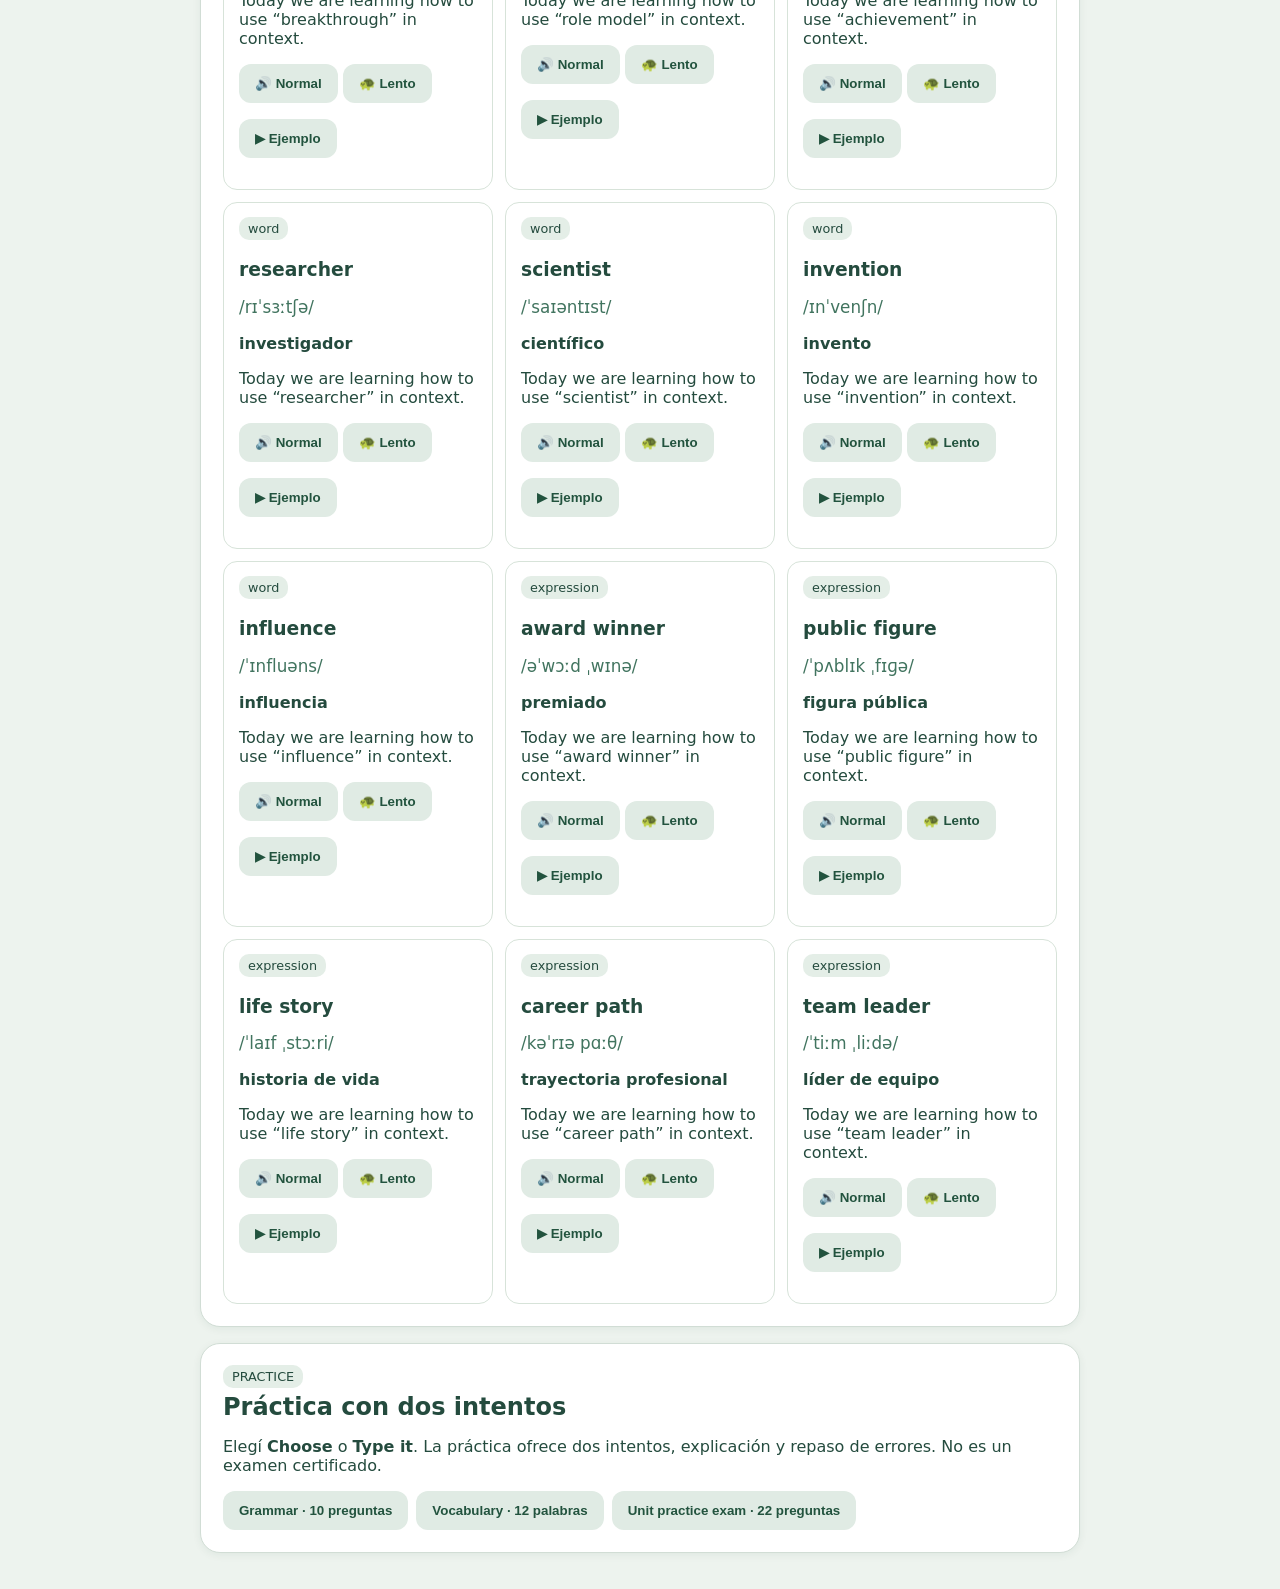
<file: unit10.html>
<!doctype html><html lang="es"><head><meta charset="utf-8"><meta name="viewport" content="width=device-width,initial-scale=1"><title>English Academy · B1 Unit 2</title><style>:root{font-family:system-ui,sans-serif;color:#244b3e;background:#edf3ee}*{box-sizing:border-box}body{margin:0}main{max-width:920px;margin:auto;padding:20px}h1{font-size:clamp(30px,5vw,48px);margin:8px 0}h2{margin:8px 0 16px}h3{margin:22px 0 8px}.muted{color:#52695f}.card{background:white;border:1px solid #d1ddd5;border-radius:20px;padding:22px;margin:16px 0;box-shadow:0 2px 8px #163b2810}.nav{display:flex;gap:8px;flex-wrap:wrap}.btn{border:0;border-radius:12px;padding:12px 16px;background:#27664d;color:white;font-weight:700;cursor:pointer}.btn.alt{background:#e0ebe4;color:#22533e}.btn:disabled{opacity:.5}.rule{background:#e9f4ec;border-left:5px solid #317b52;padding:14px;border-radius:8px;line-height:1.65}.example{background:#f4f7f4;border-radius:12px;padding:12px 16px;margin:9px 0;line-height:1.6}.wrong{color:#a6332a}.correct{color:#146b40}.cols{display:grid;grid-template-columns:repeat(auto-fit,minmax(250px,1fr));gap:12px}.word{border:1px solid #d7e3d9;border-radius:14px;padding:15px}.ipa{color:#41745f;font-size:1.05rem}.tag{font-size:.8rem;background:#e4eee7;padding:4px 9px;border-radius:10px}.opt{display:block;width:100%;text-align:left;background:#f6faf7;color:#244b3e;border:2px solid #d2e1d6;border-radius:12px;margin:8px 0;padding:12px;font-size:1rem;cursor:pointer}.opt:disabled{opacity:.65}input[type=text]{font:inherit;width:100%;padding:12px;border:2px solid #ceded1;border-radius:12px}.feedback{padding:12px;background:#eef5ef;border-radius:12px;margin:12px 0;line-height:1.6}.bar{height:10px;border-radius:10px;background:#d6e4d9;overflow:hidden}.bar span{display:block;height:100%;background:#327a54;transition:width .2s}blockquote{border-left:4px solid #a4bca8;padding:8px 16px;margin:12px 0;background:#f6f9f6;line-height:1.8}table{border-collapse:collapse;width:100%}td,th{border-bottom:1px solid #d6e2d9;padding:10px;text-align:left}summary{cursor:pointer;font-weight:700}button:focus-visible,input:focus-visible{outline:3px solid #d4aa44;outline-offset:2px}@media(max-width:550px){.card{padding:16px}main{padding:12px}}</style></head><body><main><a href="index.html">← Volver a English Academy</a><p class="muted">ENGLISH ACADEMY · B1 · UNIT 10 · EDICIÓN AMPLIADA ORIGINAL</p><h1>Unit 10 · Idols and icons / And the murderer is…</h1><p>Dos lecciones completas: <b>10A Idols and icons</b> y <b>10B And the murderer is…</b>. Explicaciones en español, ejemplos en inglés, pronunciación británica y práctica interactiva.</p><div class="nav" id="nav"></div><div id="content"></div></main><script src="unit10.js"></script></body></html>
</file>
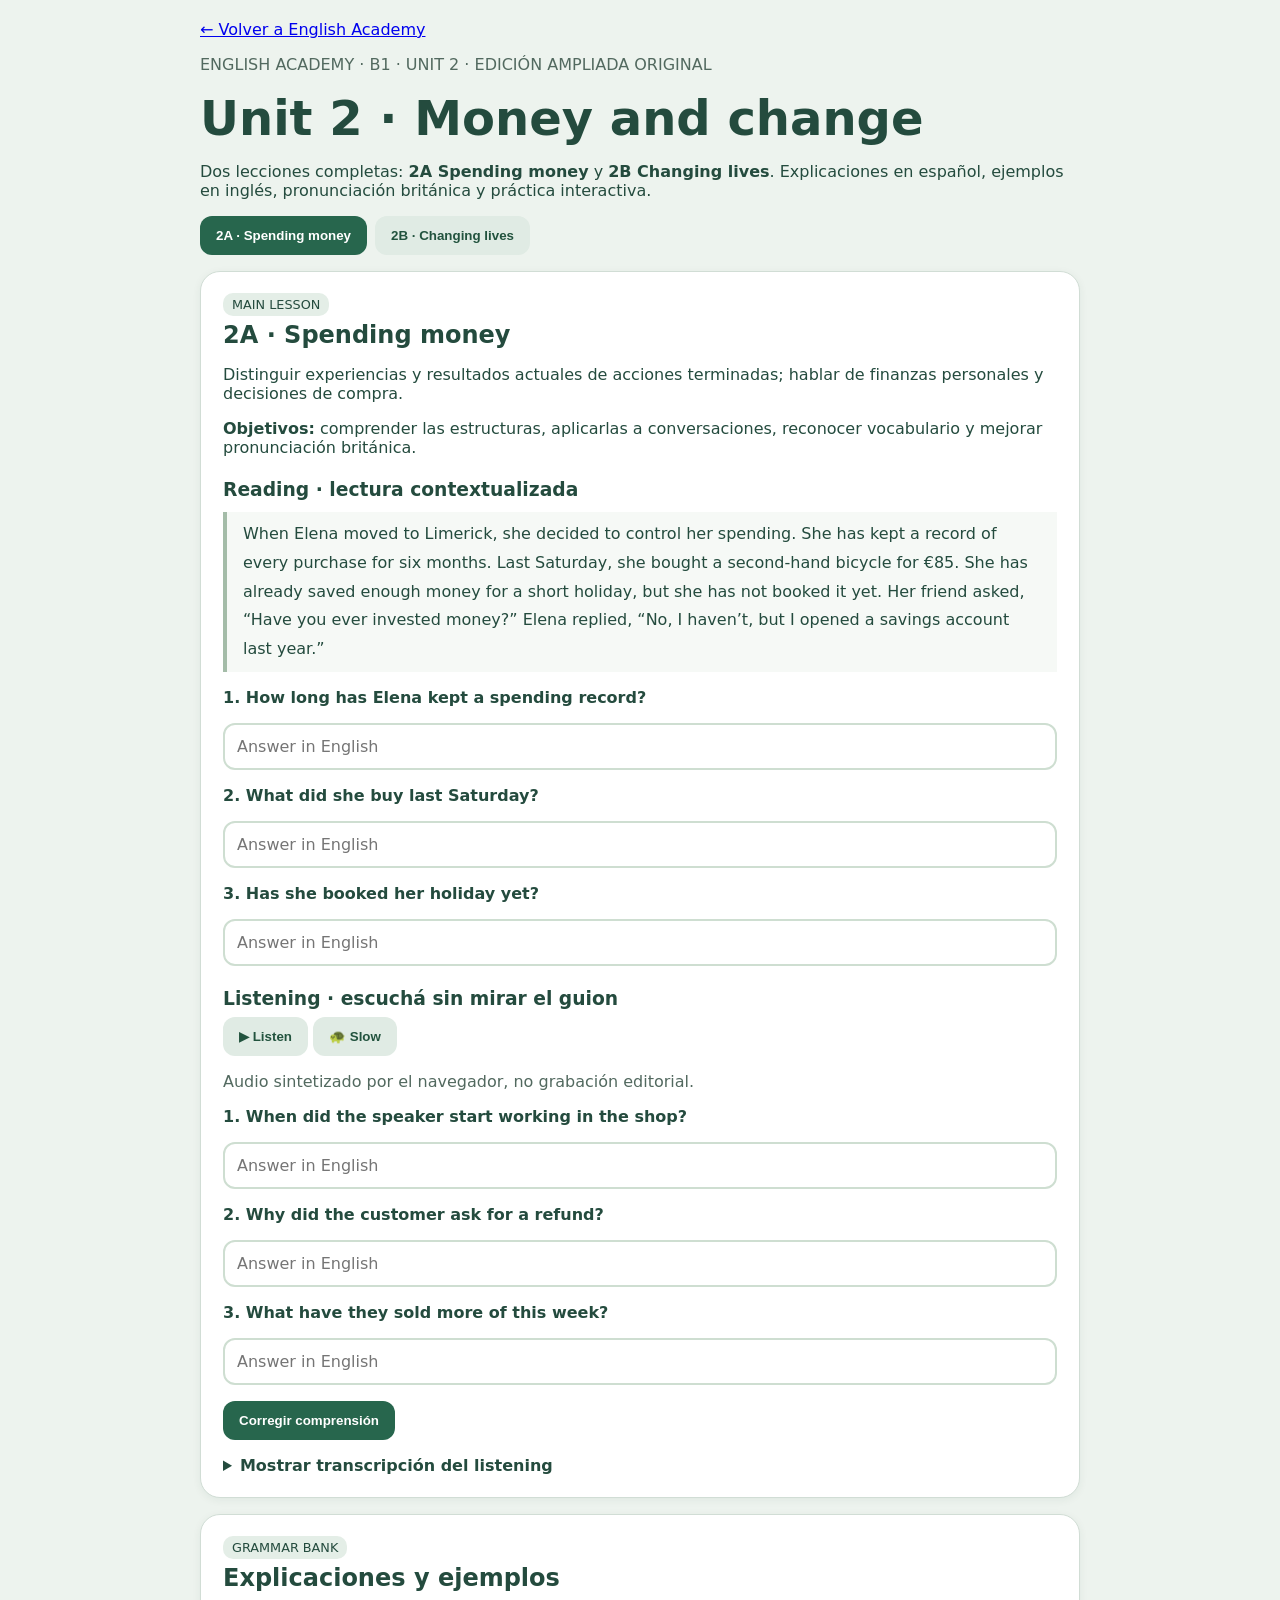
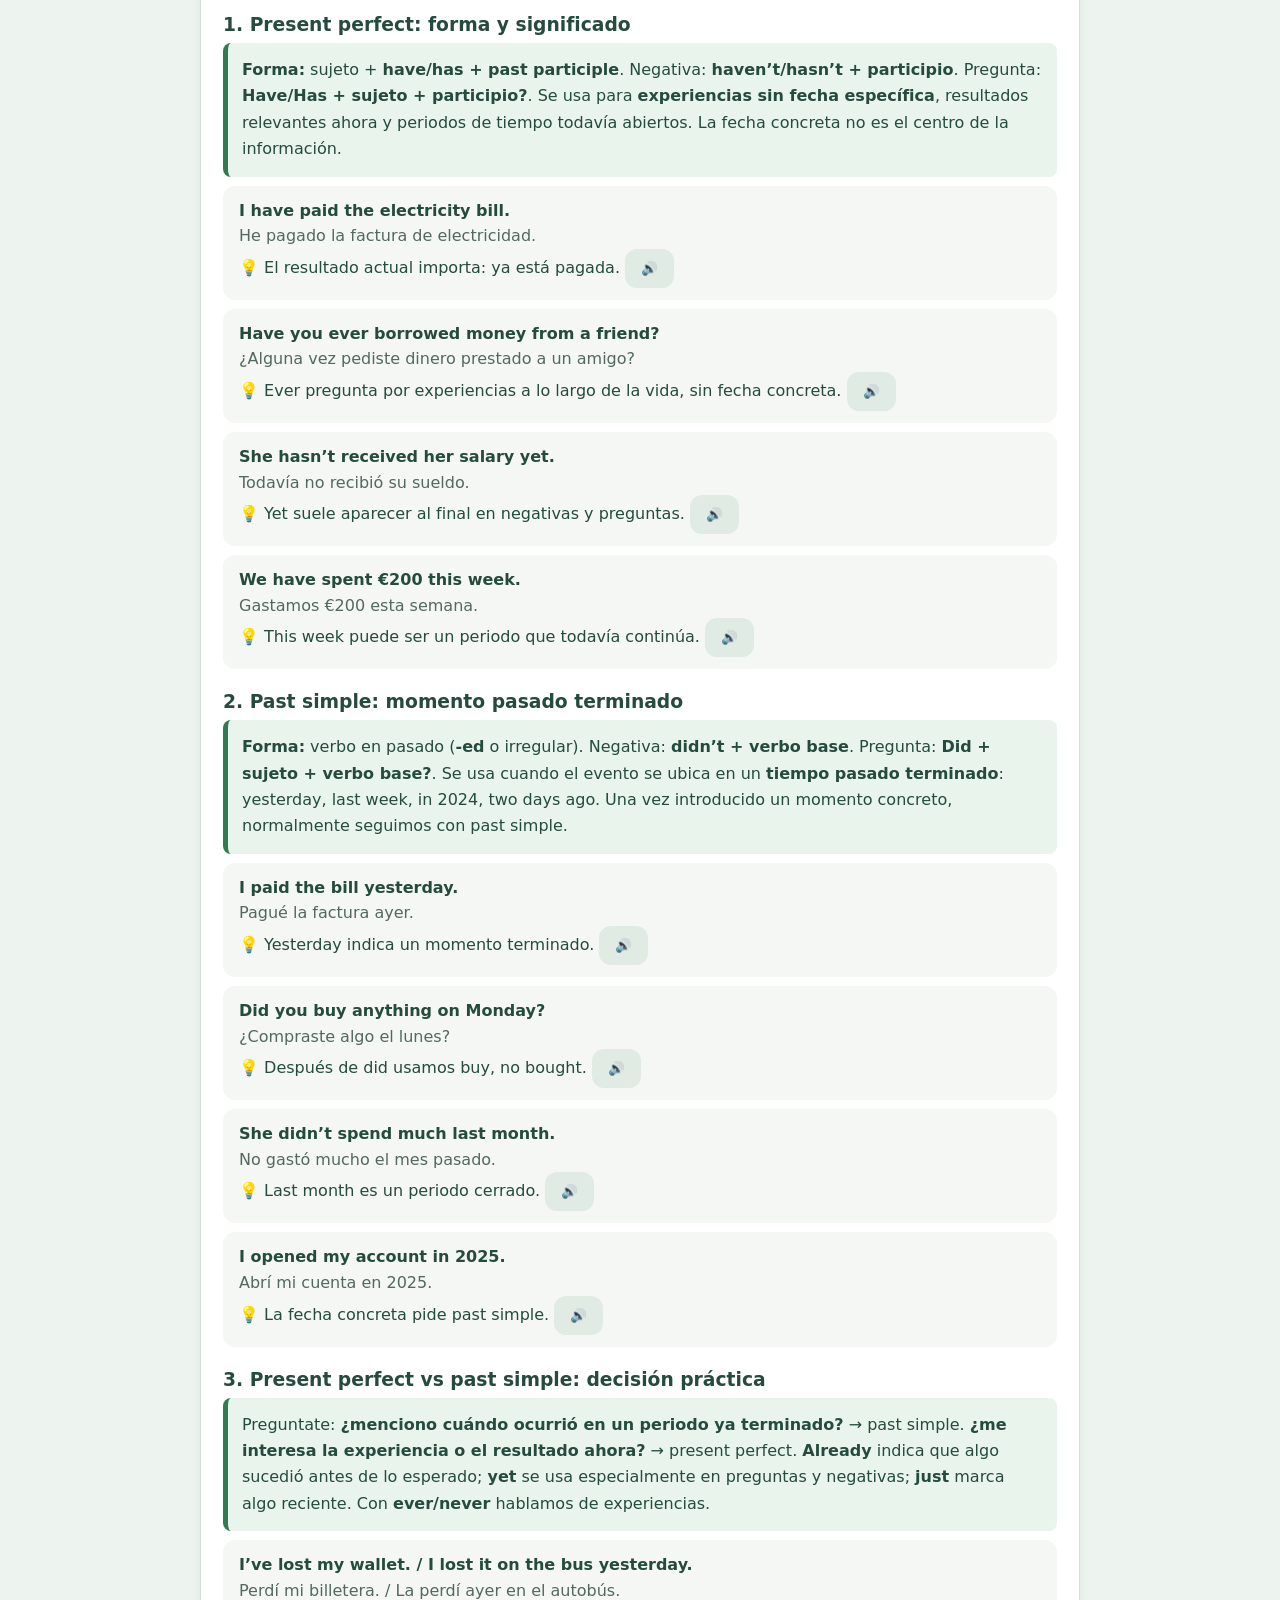
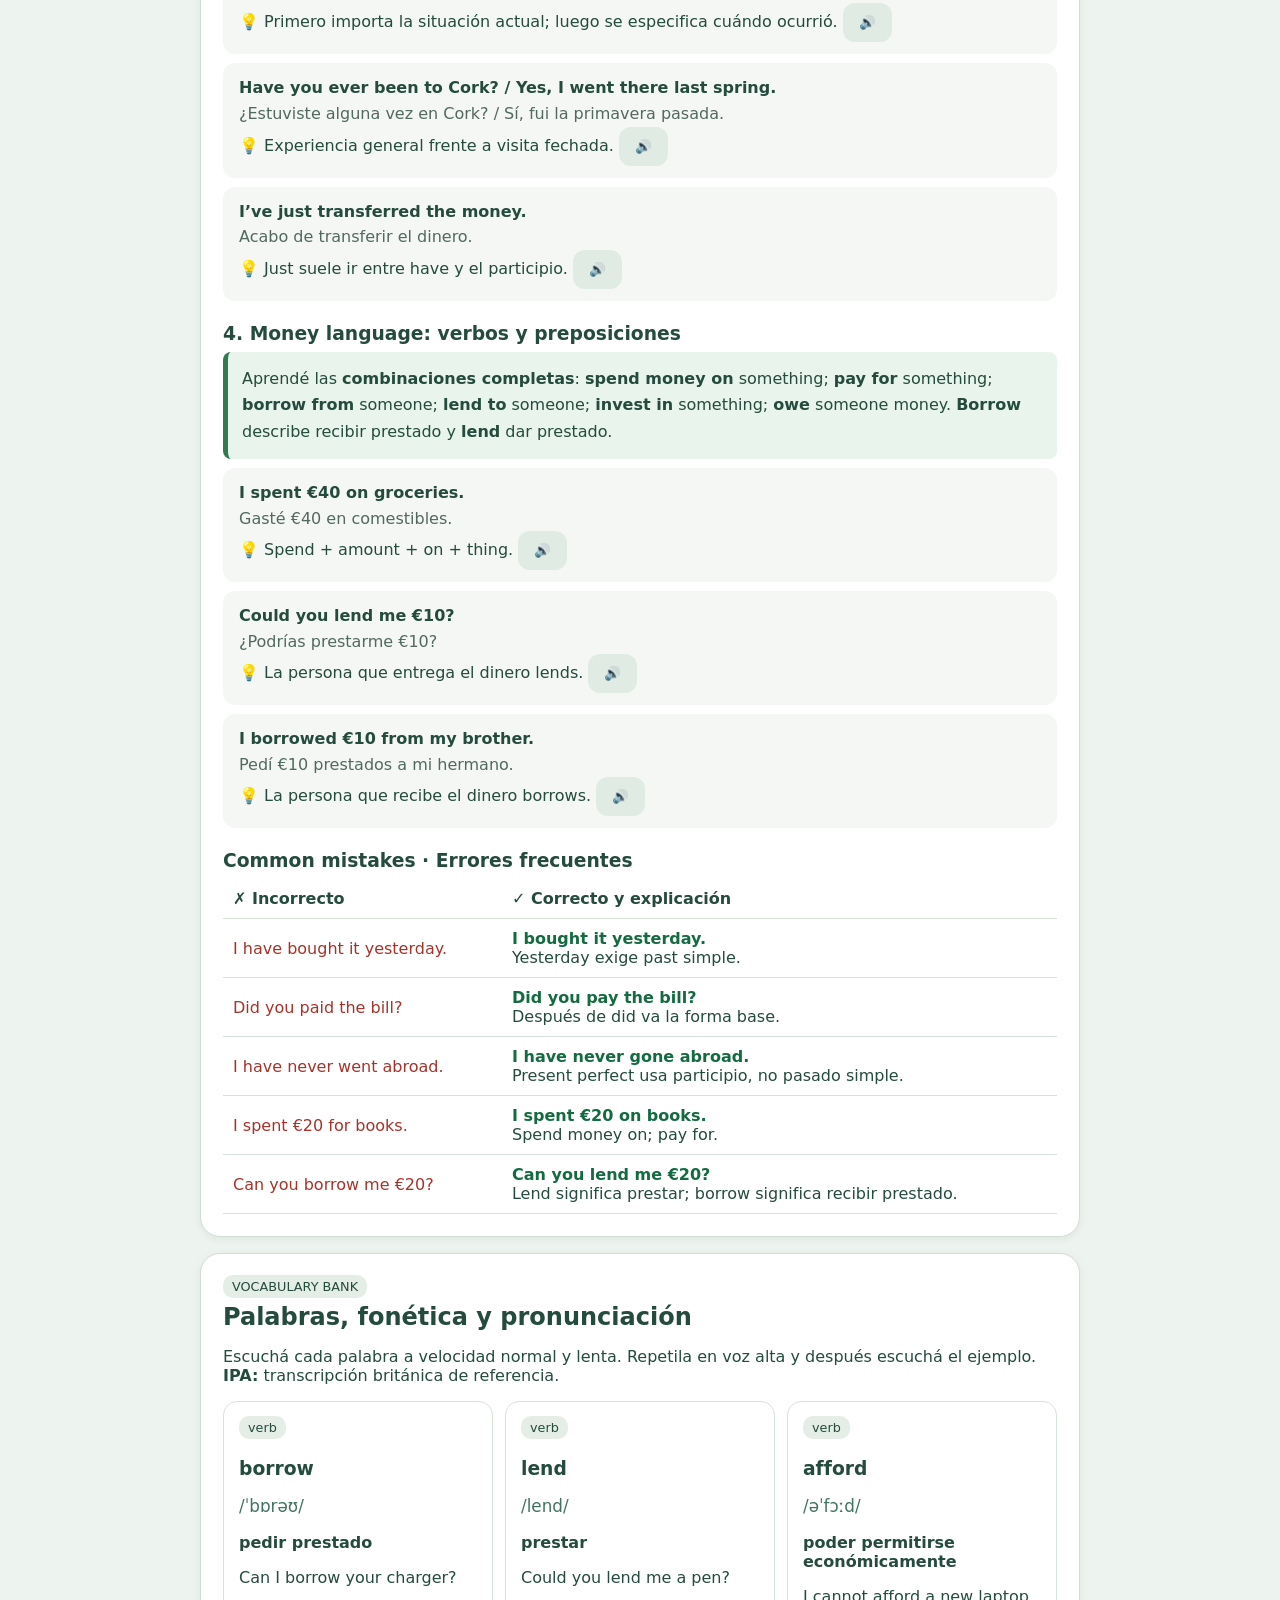
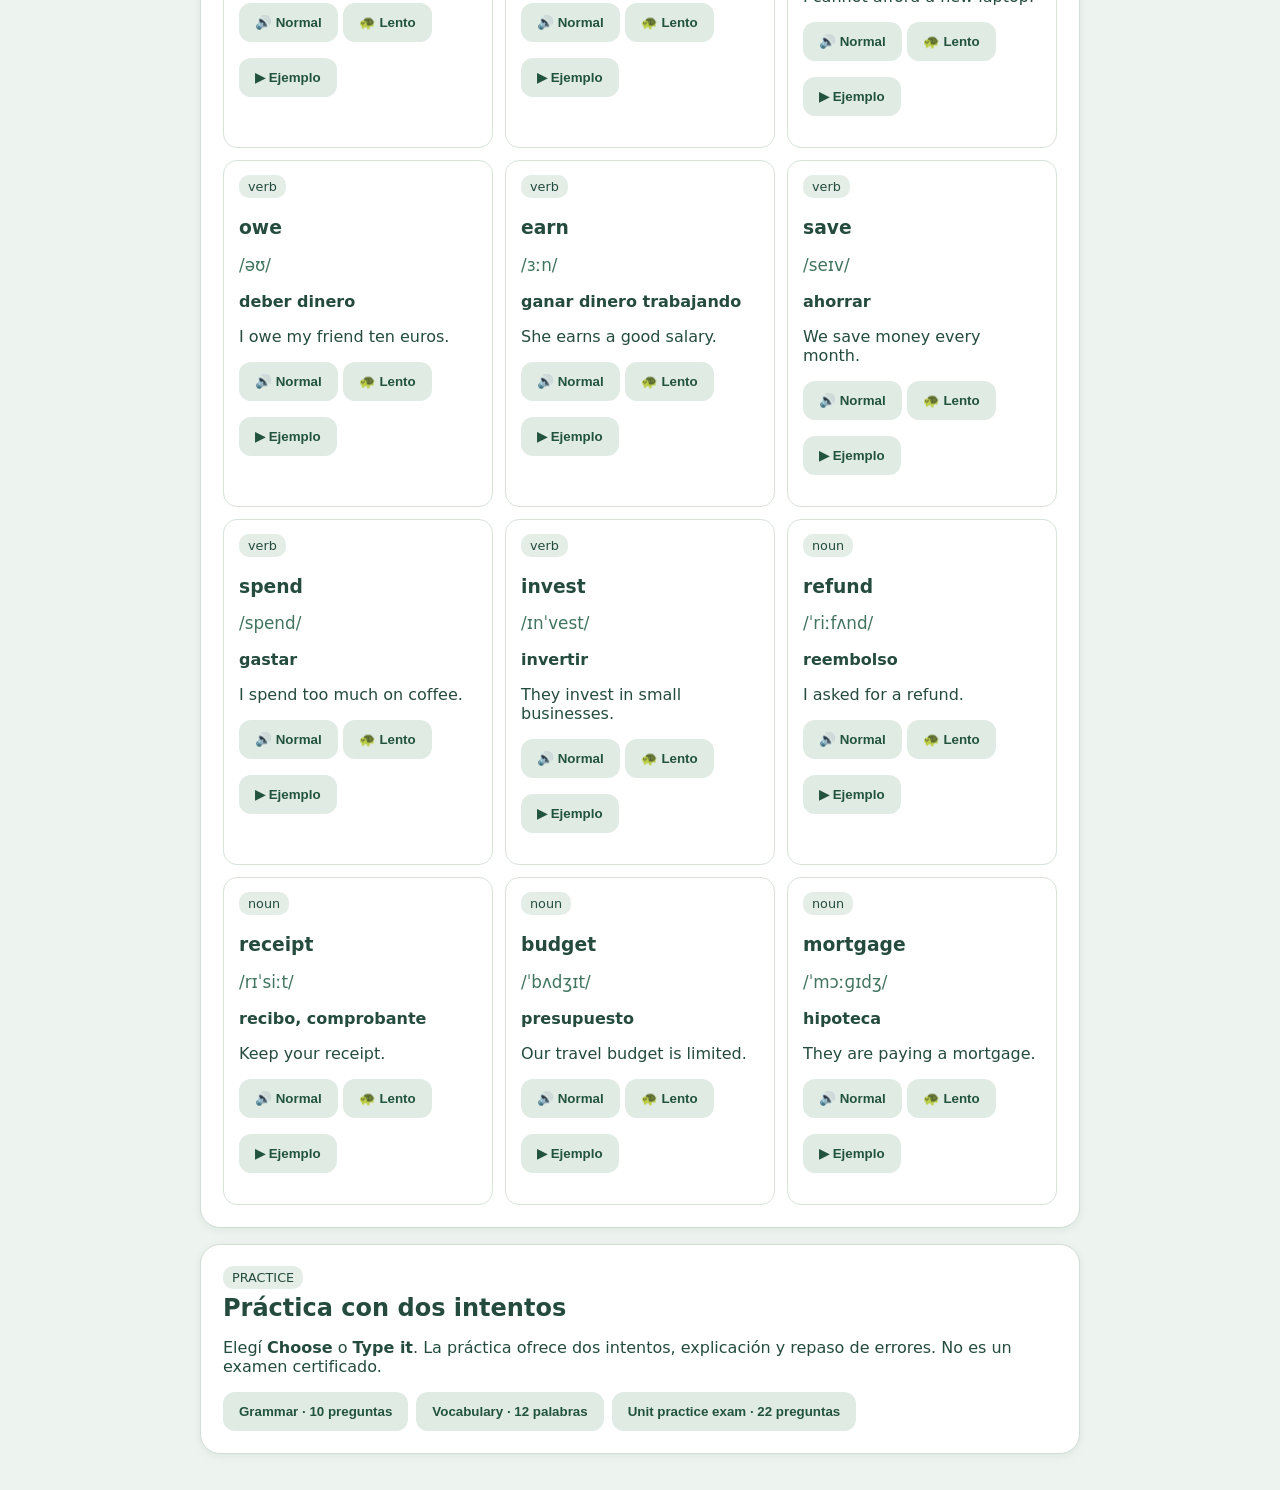
<file: unit2.html>
<!doctype html><html lang="es"><head><meta charset="utf-8"><meta name="viewport" content="width=device-width,initial-scale=1"><title>English Academy · B1 Unit 2</title><style>:root{font-family:system-ui,sans-serif;color:#244b3e;background:#edf3ee}*{box-sizing:border-box}body{margin:0}main{max-width:920px;margin:auto;padding:20px}h1{font-size:clamp(30px,5vw,48px);margin:8px 0}h2{margin:8px 0 16px}h3{margin:22px 0 8px}.muted{color:#52695f}.card{background:white;border:1px solid #d1ddd5;border-radius:20px;padding:22px;margin:16px 0;box-shadow:0 2px 8px #163b2810}.nav{display:flex;gap:8px;flex-wrap:wrap}.btn{border:0;border-radius:12px;padding:12px 16px;background:#27664d;color:white;font-weight:700;cursor:pointer}.btn.alt{background:#e0ebe4;color:#22533e}.btn:disabled{opacity:.5}.rule{background:#e9f4ec;border-left:5px solid #317b52;padding:14px;border-radius:8px;line-height:1.65}.example{background:#f4f7f4;border-radius:12px;padding:12px 16px;margin:9px 0;line-height:1.6}.wrong{color:#a6332a}.correct{color:#146b40}.cols{display:grid;grid-template-columns:repeat(auto-fit,minmax(250px,1fr));gap:12px}.word{border:1px solid #d7e3d9;border-radius:14px;padding:15px}.ipa{color:#41745f;font-size:1.05rem}.tag{font-size:.8rem;background:#e4eee7;padding:4px 9px;border-radius:10px}.opt{display:block;width:100%;text-align:left;background:#f6faf7;color:#244b3e;border:2px solid #d2e1d6;border-radius:12px;margin:8px 0;padding:12px;font-size:1rem;cursor:pointer}.opt:disabled{opacity:.65}input[type=text]{font:inherit;width:100%;padding:12px;border:2px solid #ceded1;border-radius:12px}.feedback{padding:12px;background:#eef5ef;border-radius:12px;margin:12px 0;line-height:1.6}.bar{height:10px;border-radius:10px;background:#d6e4d9;overflow:hidden}.bar span{display:block;height:100%;background:#327a54;transition:width .2s}blockquote{border-left:4px solid #a4bca8;padding:8px 16px;margin:12px 0;background:#f6f9f6;line-height:1.8}table{border-collapse:collapse;width:100%}td,th{border-bottom:1px solid #d6e2d9;padding:10px;text-align:left}summary{cursor:pointer;font-weight:700}button:focus-visible,input:focus-visible{outline:3px solid #d4aa44;outline-offset:2px}@media(max-width:550px){.card{padding:16px}main{padding:12px}}</style></head><body><main><a href="index.html">← Volver a English Academy</a><p class="muted">ENGLISH ACADEMY · B1 · UNIT 2 · EDICIÓN AMPLIADA ORIGINAL</p><h1>Unit 2 · Money and change</h1><p>Dos lecciones completas: <b>2A Spending money</b> y <b>2B Changing lives</b>. Explicaciones en español, ejemplos en inglés, pronunciación británica y práctica interactiva.</p><div class="nav" id="nav"></div><div id="content"></div></main><script src="unit2.js"></script></body></html>
</file>
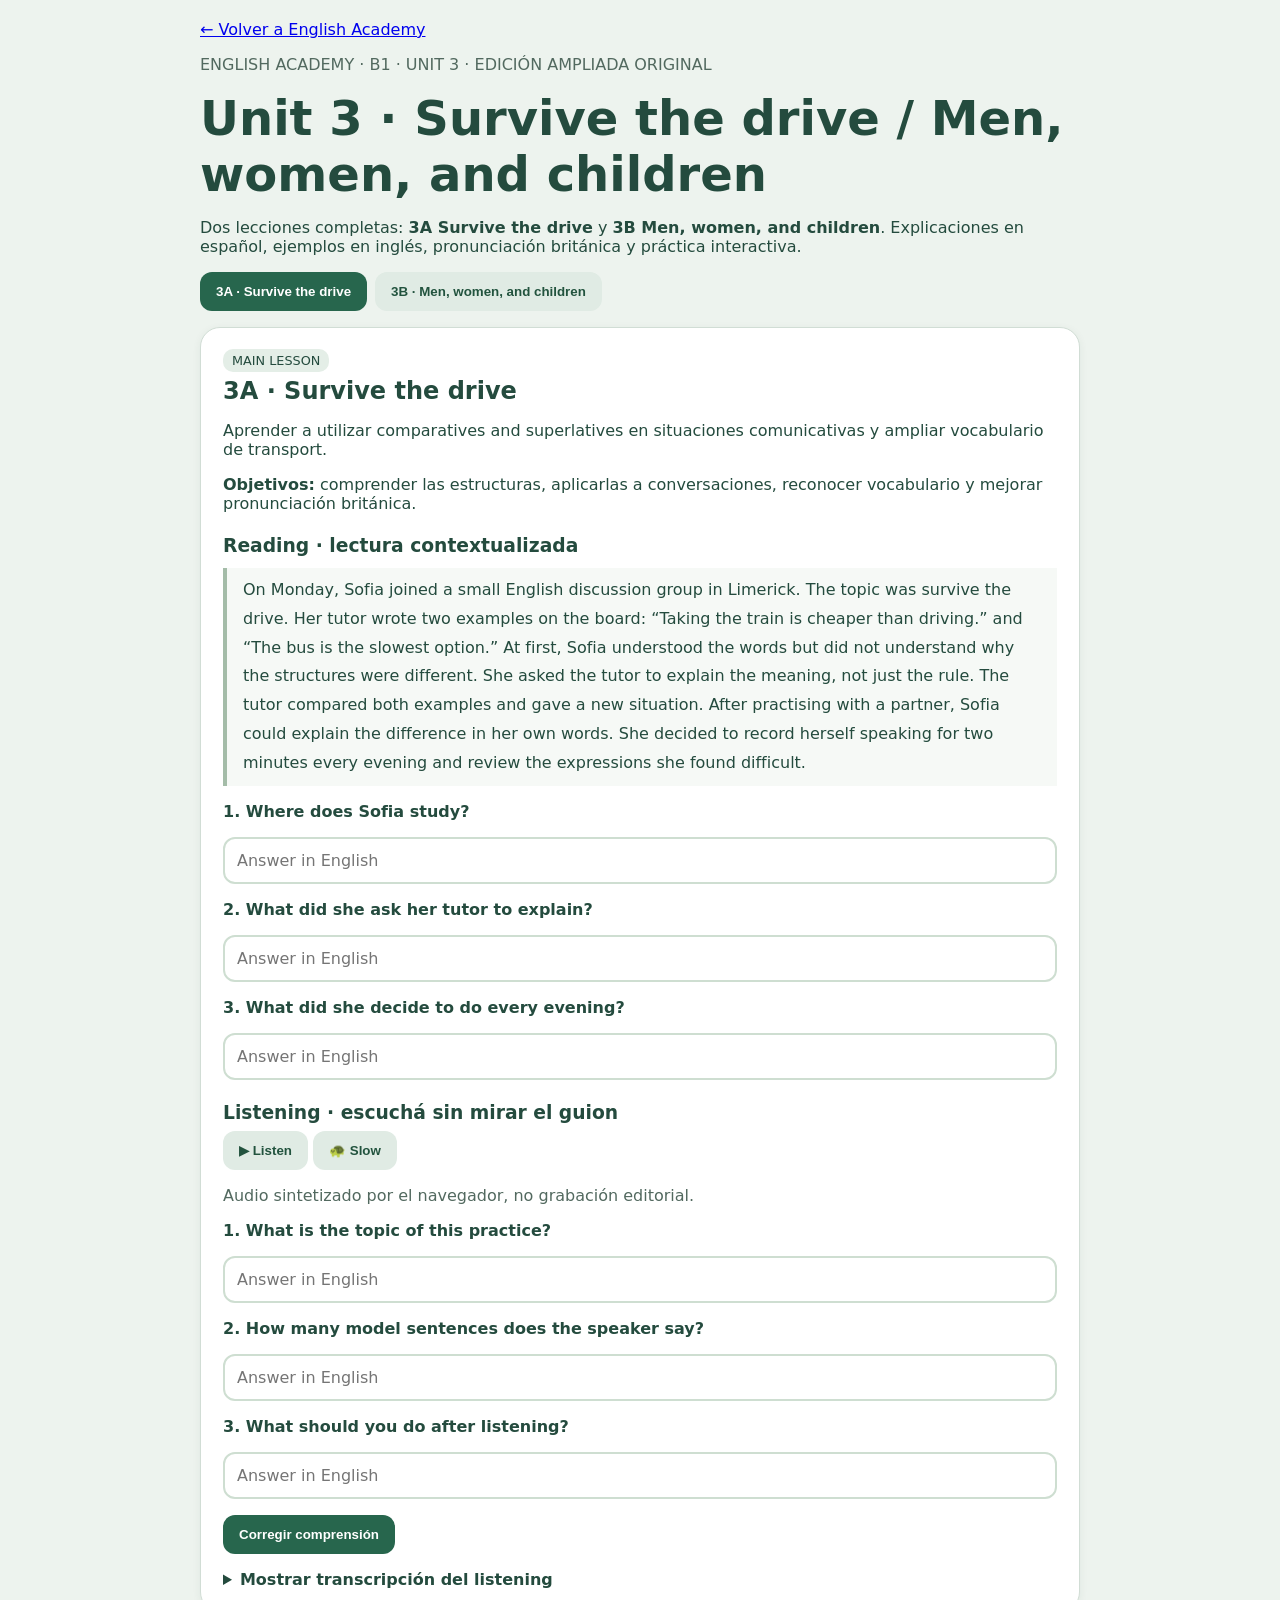
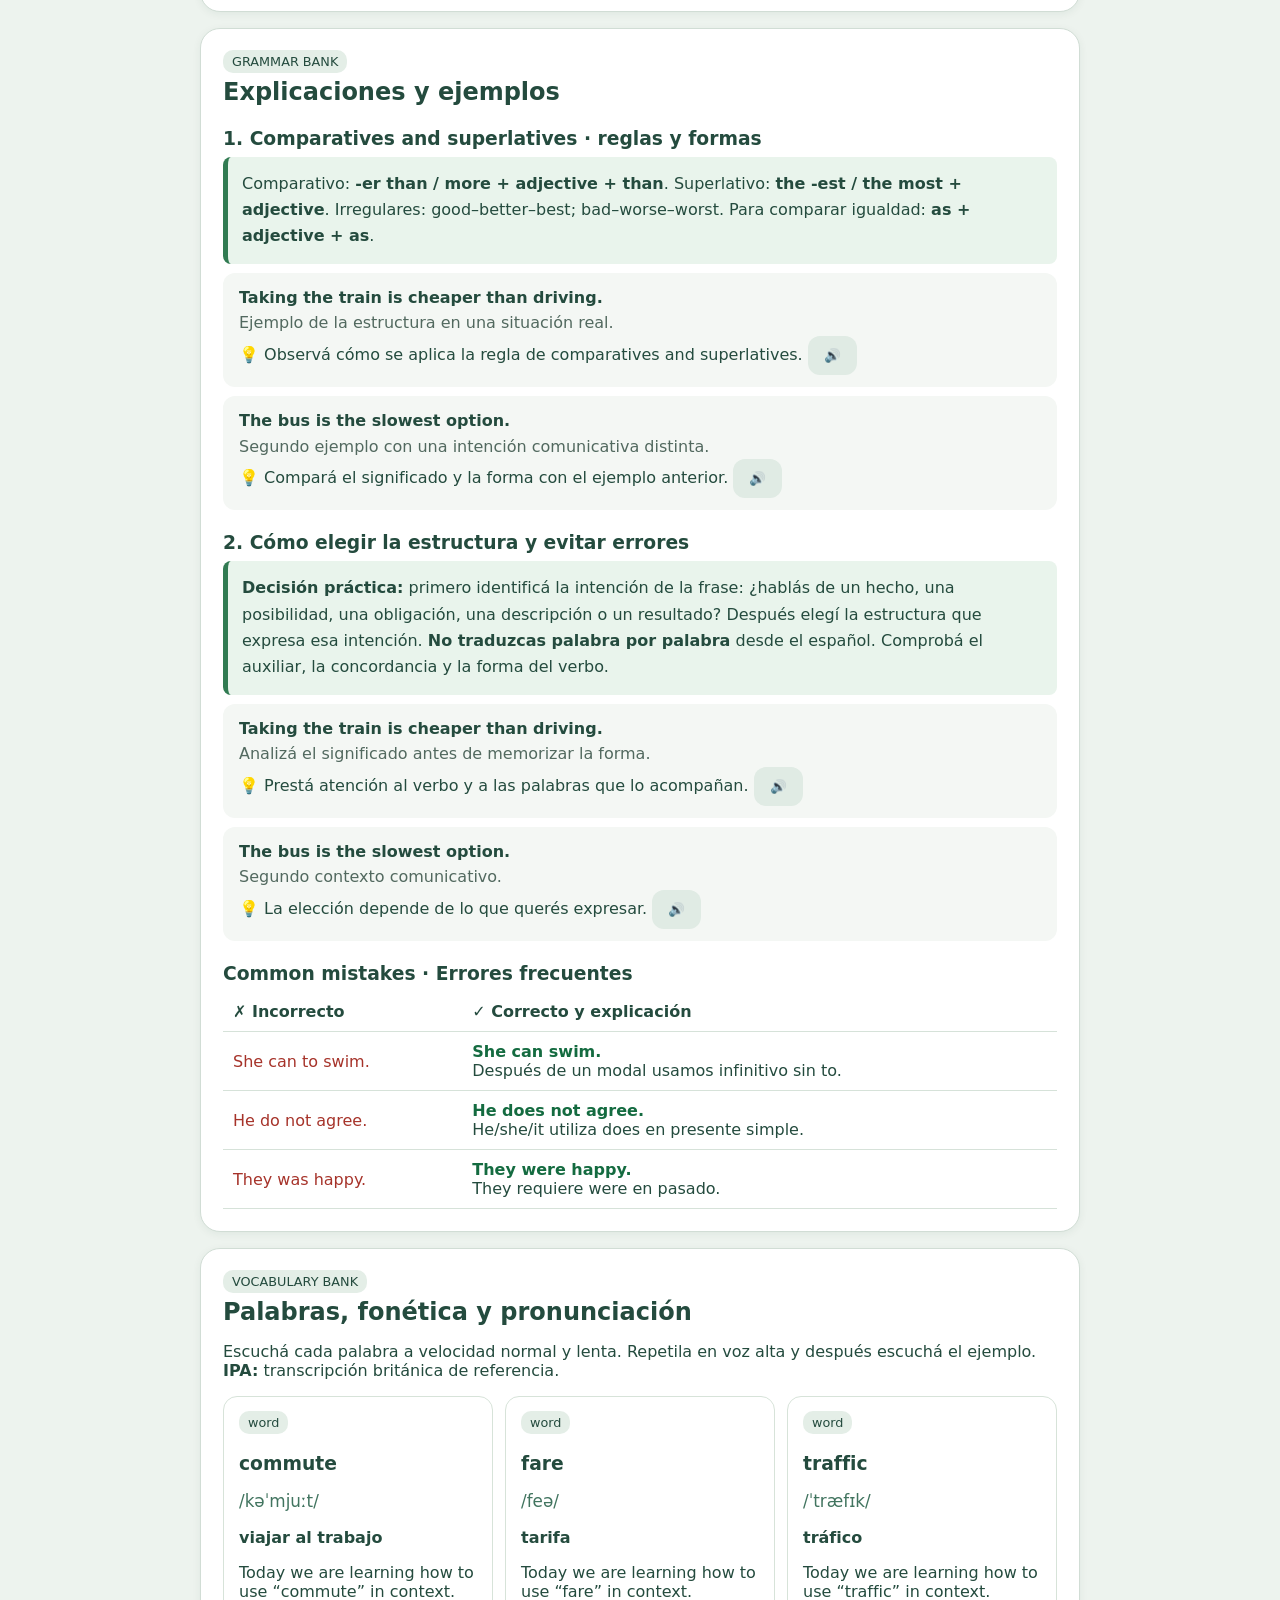
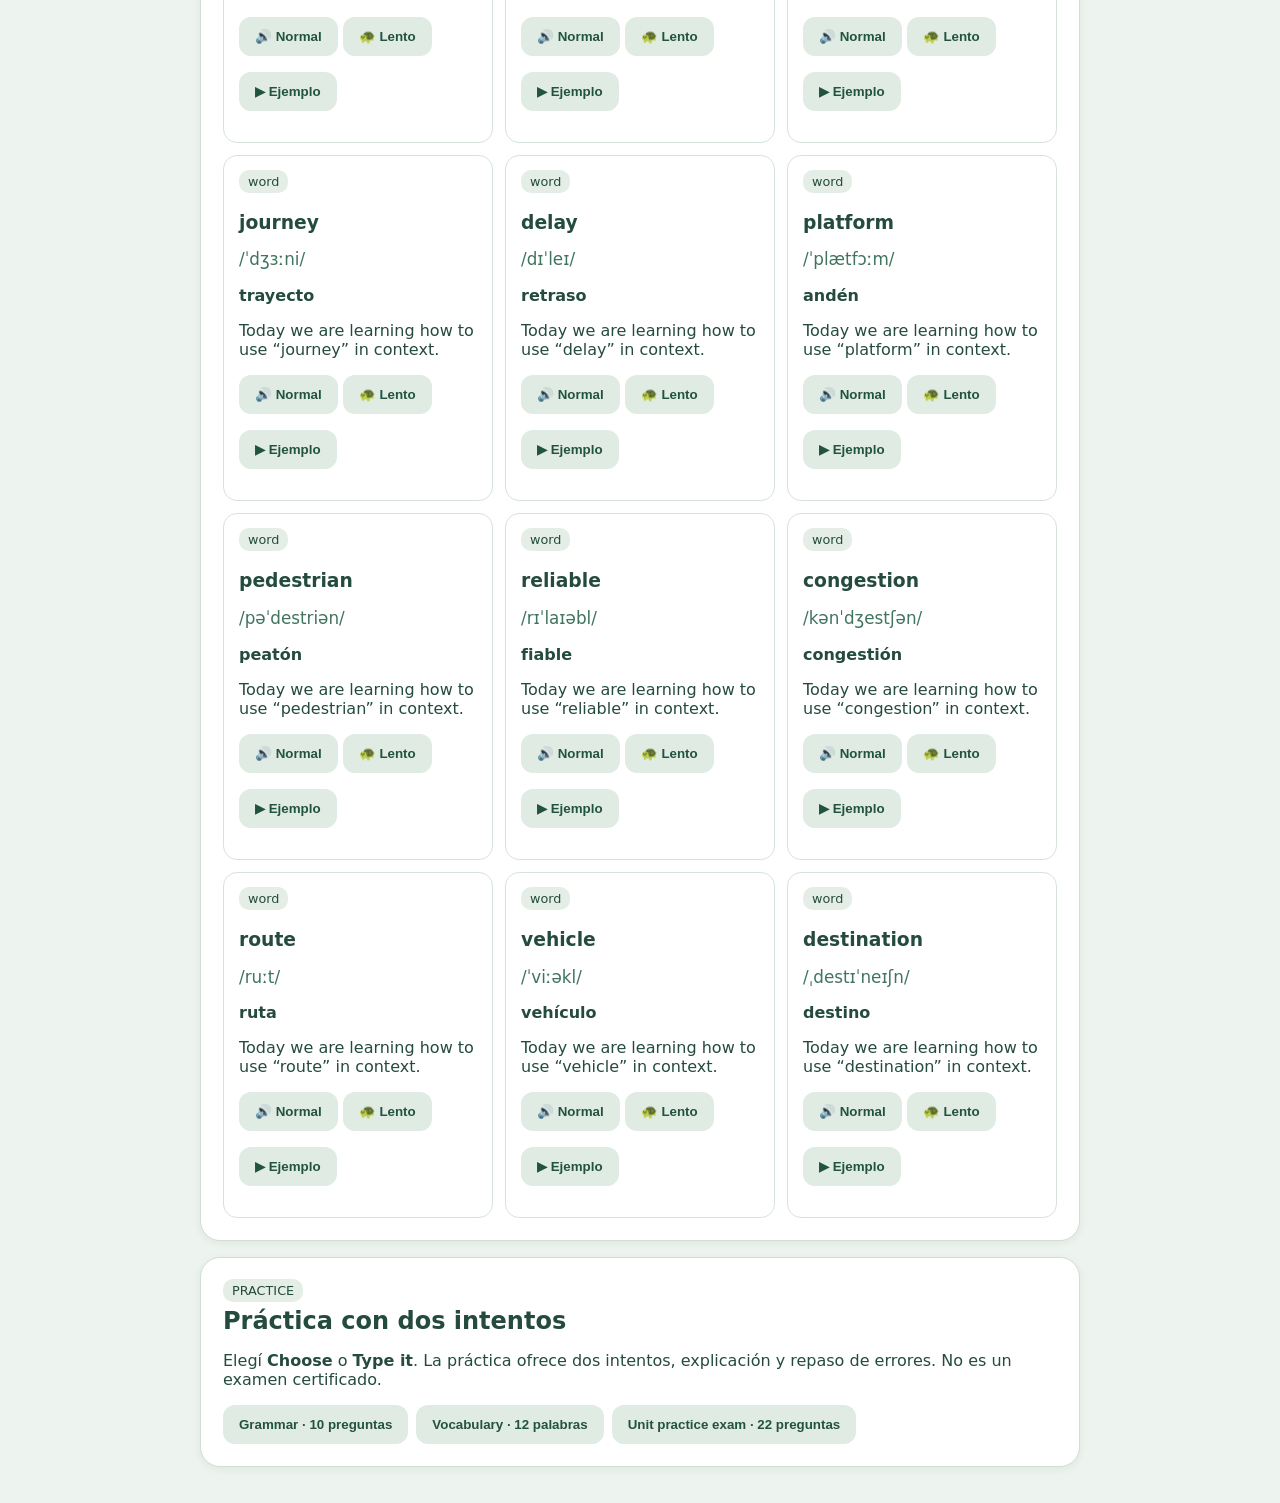
<file: unit3.html>
<!doctype html><html lang="es"><head><meta charset="utf-8"><meta name="viewport" content="width=device-width,initial-scale=1"><title>English Academy · B1 Unit 2</title><style>:root{font-family:system-ui,sans-serif;color:#244b3e;background:#edf3ee}*{box-sizing:border-box}body{margin:0}main{max-width:920px;margin:auto;padding:20px}h1{font-size:clamp(30px,5vw,48px);margin:8px 0}h2{margin:8px 0 16px}h3{margin:22px 0 8px}.muted{color:#52695f}.card{background:white;border:1px solid #d1ddd5;border-radius:20px;padding:22px;margin:16px 0;box-shadow:0 2px 8px #163b2810}.nav{display:flex;gap:8px;flex-wrap:wrap}.btn{border:0;border-radius:12px;padding:12px 16px;background:#27664d;color:white;font-weight:700;cursor:pointer}.btn.alt{background:#e0ebe4;color:#22533e}.btn:disabled{opacity:.5}.rule{background:#e9f4ec;border-left:5px solid #317b52;padding:14px;border-radius:8px;line-height:1.65}.example{background:#f4f7f4;border-radius:12px;padding:12px 16px;margin:9px 0;line-height:1.6}.wrong{color:#a6332a}.correct{color:#146b40}.cols{display:grid;grid-template-columns:repeat(auto-fit,minmax(250px,1fr));gap:12px}.word{border:1px solid #d7e3d9;border-radius:14px;padding:15px}.ipa{color:#41745f;font-size:1.05rem}.tag{font-size:.8rem;background:#e4eee7;padding:4px 9px;border-radius:10px}.opt{display:block;width:100%;text-align:left;background:#f6faf7;color:#244b3e;border:2px solid #d2e1d6;border-radius:12px;margin:8px 0;padding:12px;font-size:1rem;cursor:pointer}.opt:disabled{opacity:.65}input[type=text]{font:inherit;width:100%;padding:12px;border:2px solid #ceded1;border-radius:12px}.feedback{padding:12px;background:#eef5ef;border-radius:12px;margin:12px 0;line-height:1.6}.bar{height:10px;border-radius:10px;background:#d6e4d9;overflow:hidden}.bar span{display:block;height:100%;background:#327a54;transition:width .2s}blockquote{border-left:4px solid #a4bca8;padding:8px 16px;margin:12px 0;background:#f6f9f6;line-height:1.8}table{border-collapse:collapse;width:100%}td,th{border-bottom:1px solid #d6e2d9;padding:10px;text-align:left}summary{cursor:pointer;font-weight:700}button:focus-visible,input:focus-visible{outline:3px solid #d4aa44;outline-offset:2px}@media(max-width:550px){.card{padding:16px}main{padding:12px}}</style></head><body><main><a href="index.html">← Volver a English Academy</a><p class="muted">ENGLISH ACADEMY · B1 · UNIT 3 · EDICIÓN AMPLIADA ORIGINAL</p><h1>Unit 3 · Survive the drive / Men, women, and children</h1><p>Dos lecciones completas: <b>3A Survive the drive</b> y <b>3B Men, women, and children</b>. Explicaciones en español, ejemplos en inglés, pronunciación británica y práctica interactiva.</p><div class="nav" id="nav"></div><div id="content"></div></main><script src="unit3.js"></script></body></html>
</file>
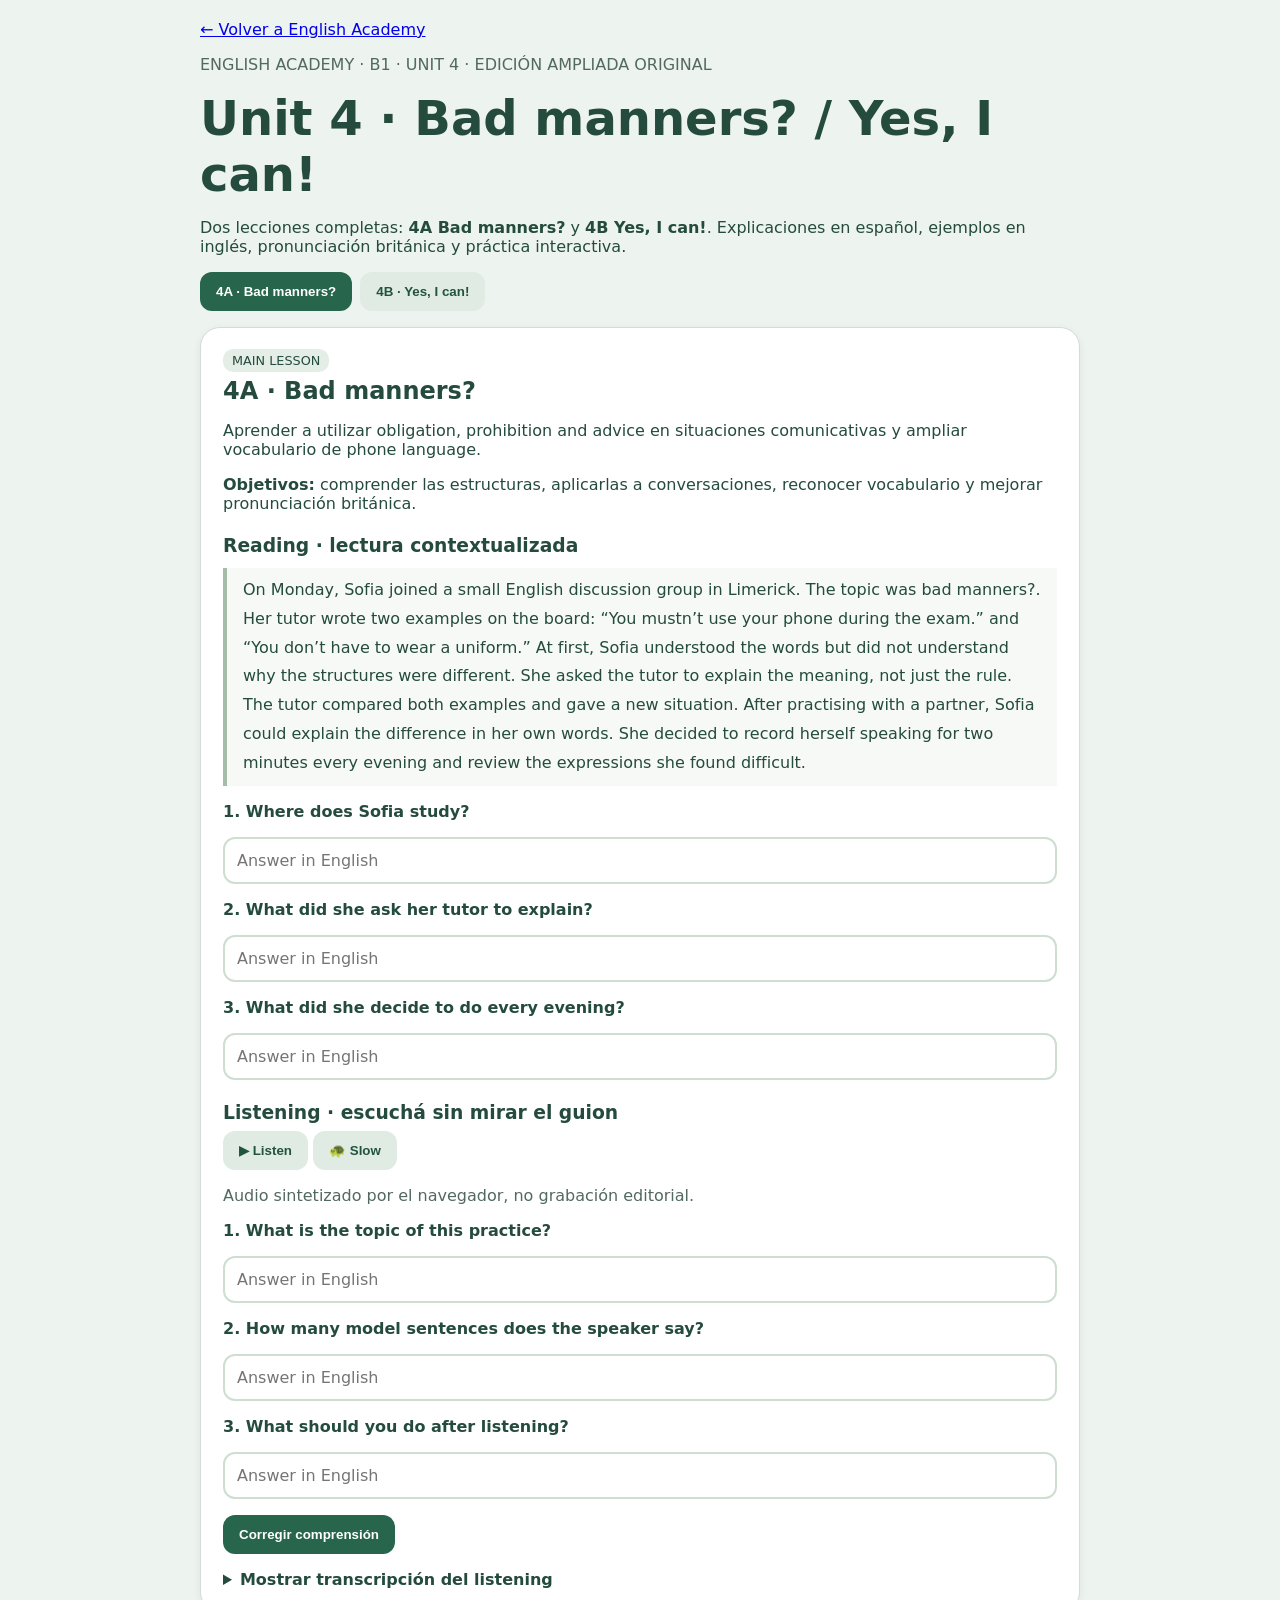
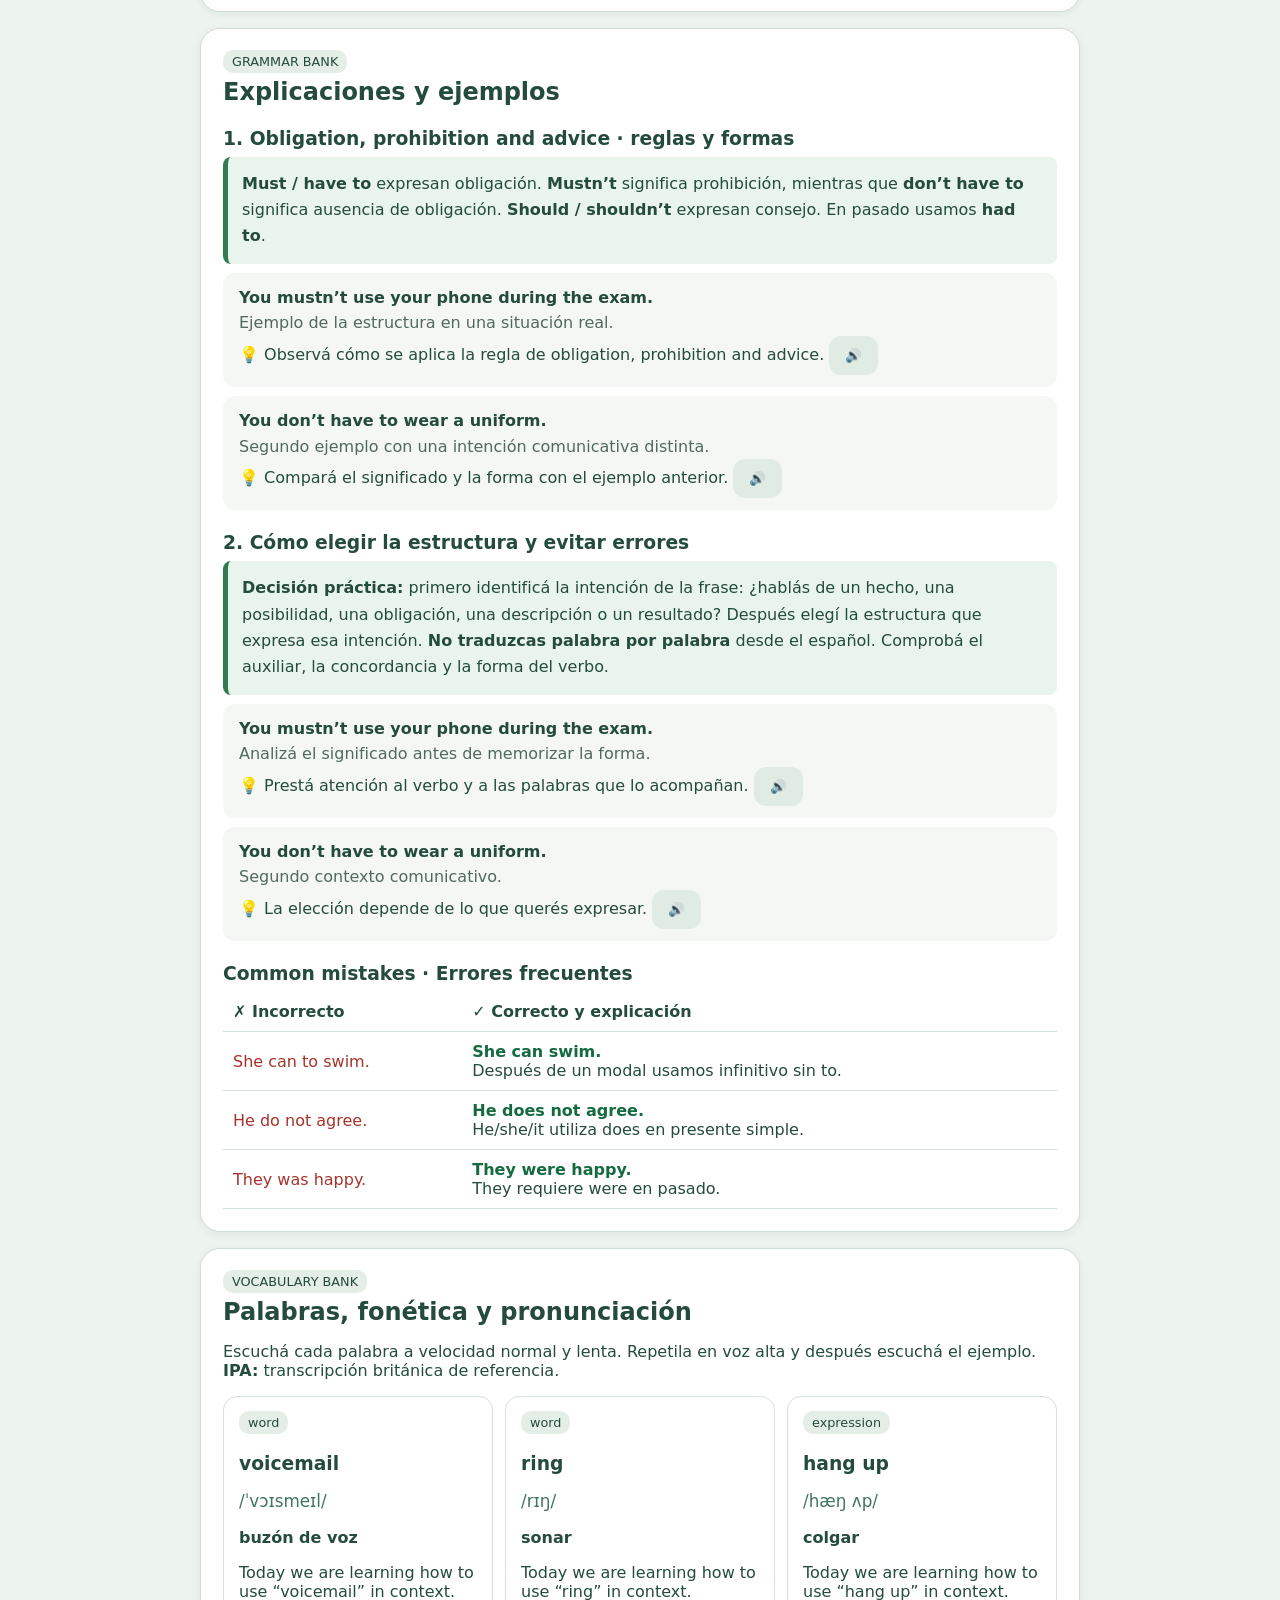
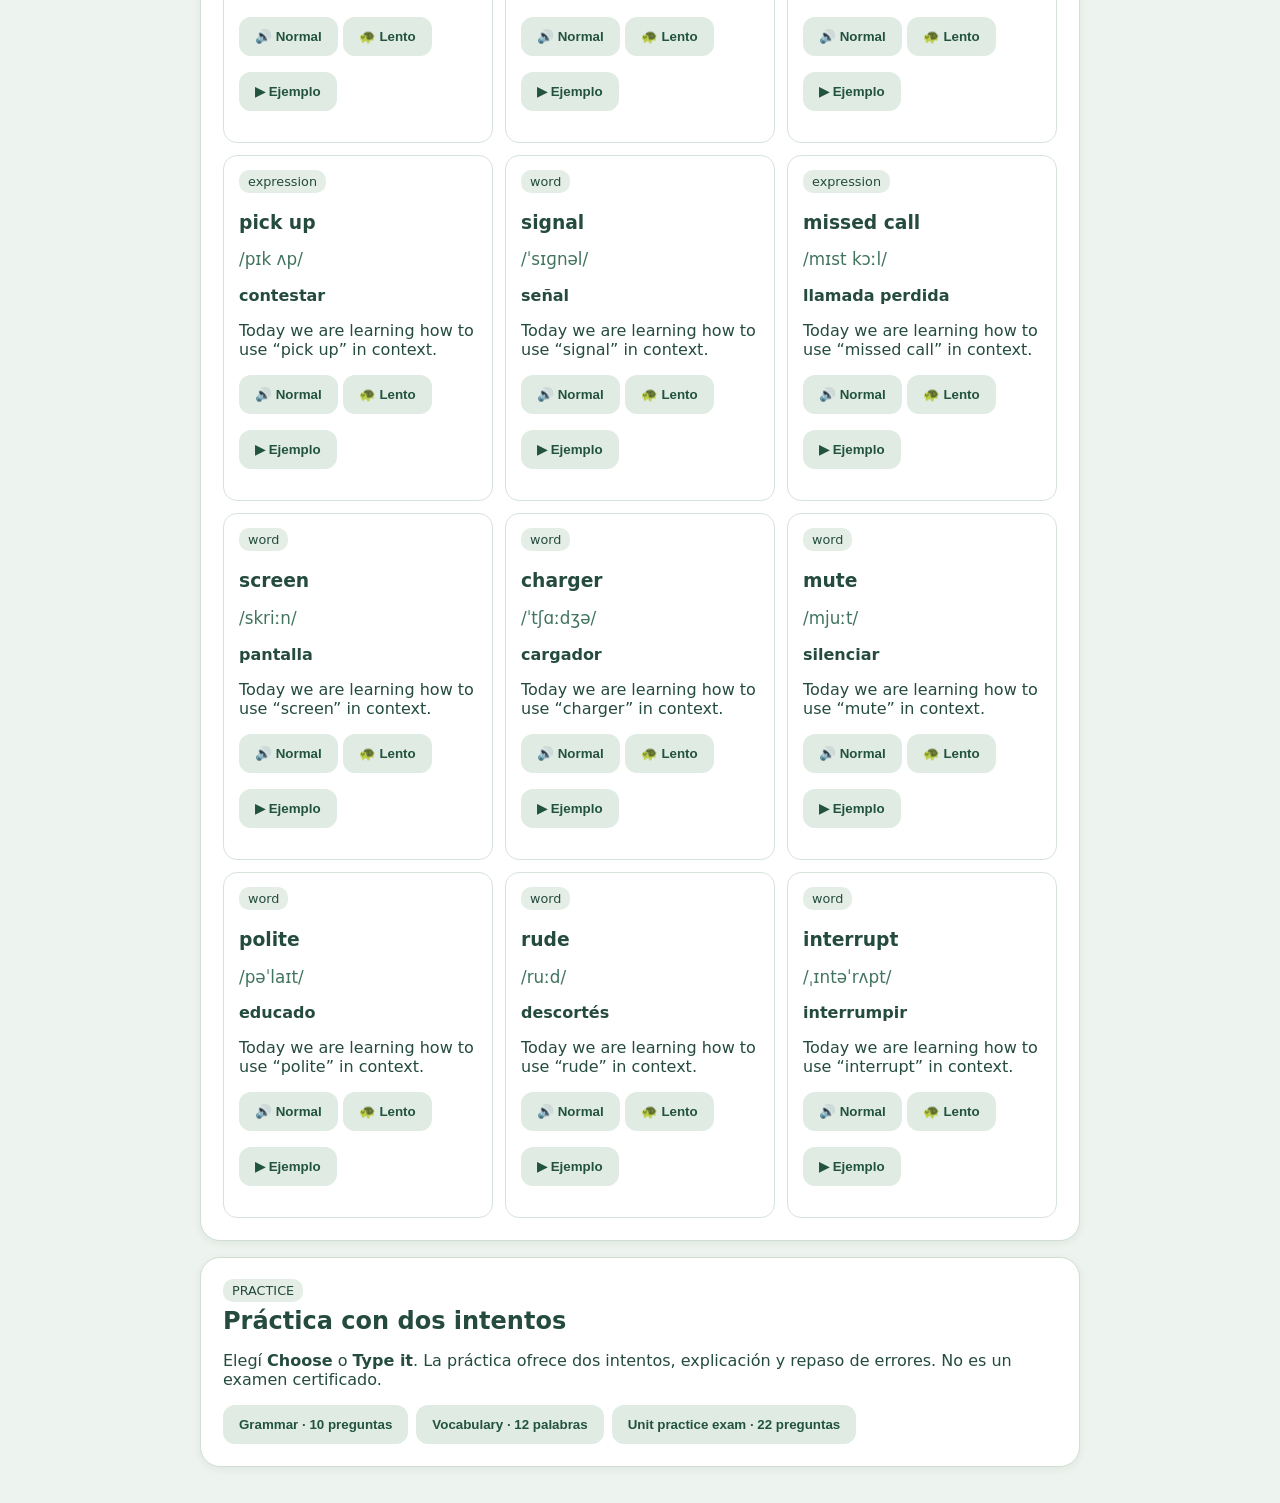
<file: unit4.html>
<!doctype html><html lang="es"><head><meta charset="utf-8"><meta name="viewport" content="width=device-width,initial-scale=1"><title>English Academy · B1 Unit 2</title><style>:root{font-family:system-ui,sans-serif;color:#244b3e;background:#edf3ee}*{box-sizing:border-box}body{margin:0}main{max-width:920px;margin:auto;padding:20px}h1{font-size:clamp(30px,5vw,48px);margin:8px 0}h2{margin:8px 0 16px}h3{margin:22px 0 8px}.muted{color:#52695f}.card{background:white;border:1px solid #d1ddd5;border-radius:20px;padding:22px;margin:16px 0;box-shadow:0 2px 8px #163b2810}.nav{display:flex;gap:8px;flex-wrap:wrap}.btn{border:0;border-radius:12px;padding:12px 16px;background:#27664d;color:white;font-weight:700;cursor:pointer}.btn.alt{background:#e0ebe4;color:#22533e}.btn:disabled{opacity:.5}.rule{background:#e9f4ec;border-left:5px solid #317b52;padding:14px;border-radius:8px;line-height:1.65}.example{background:#f4f7f4;border-radius:12px;padding:12px 16px;margin:9px 0;line-height:1.6}.wrong{color:#a6332a}.correct{color:#146b40}.cols{display:grid;grid-template-columns:repeat(auto-fit,minmax(250px,1fr));gap:12px}.word{border:1px solid #d7e3d9;border-radius:14px;padding:15px}.ipa{color:#41745f;font-size:1.05rem}.tag{font-size:.8rem;background:#e4eee7;padding:4px 9px;border-radius:10px}.opt{display:block;width:100%;text-align:left;background:#f6faf7;color:#244b3e;border:2px solid #d2e1d6;border-radius:12px;margin:8px 0;padding:12px;font-size:1rem;cursor:pointer}.opt:disabled{opacity:.65}input[type=text]{font:inherit;width:100%;padding:12px;border:2px solid #ceded1;border-radius:12px}.feedback{padding:12px;background:#eef5ef;border-radius:12px;margin:12px 0;line-height:1.6}.bar{height:10px;border-radius:10px;background:#d6e4d9;overflow:hidden}.bar span{display:block;height:100%;background:#327a54;transition:width .2s}blockquote{border-left:4px solid #a4bca8;padding:8px 16px;margin:12px 0;background:#f6f9f6;line-height:1.8}table{border-collapse:collapse;width:100%}td,th{border-bottom:1px solid #d6e2d9;padding:10px;text-align:left}summary{cursor:pointer;font-weight:700}button:focus-visible,input:focus-visible{outline:3px solid #d4aa44;outline-offset:2px}@media(max-width:550px){.card{padding:16px}main{padding:12px}}</style></head><body><main><a href="index.html">← Volver a English Academy</a><p class="muted">ENGLISH ACADEMY · B1 · UNIT 4 · EDICIÓN AMPLIADA ORIGINAL</p><h1>Unit 4 · Bad manners? / Yes, I can!</h1><p>Dos lecciones completas: <b>4A Bad manners?</b> y <b>4B Yes, I can!</b>. Explicaciones en español, ejemplos en inglés, pronunciación británica y práctica interactiva.</p><div class="nav" id="nav"></div><div id="content"></div></main><script src="unit4.js"></script></body></html>
</file>
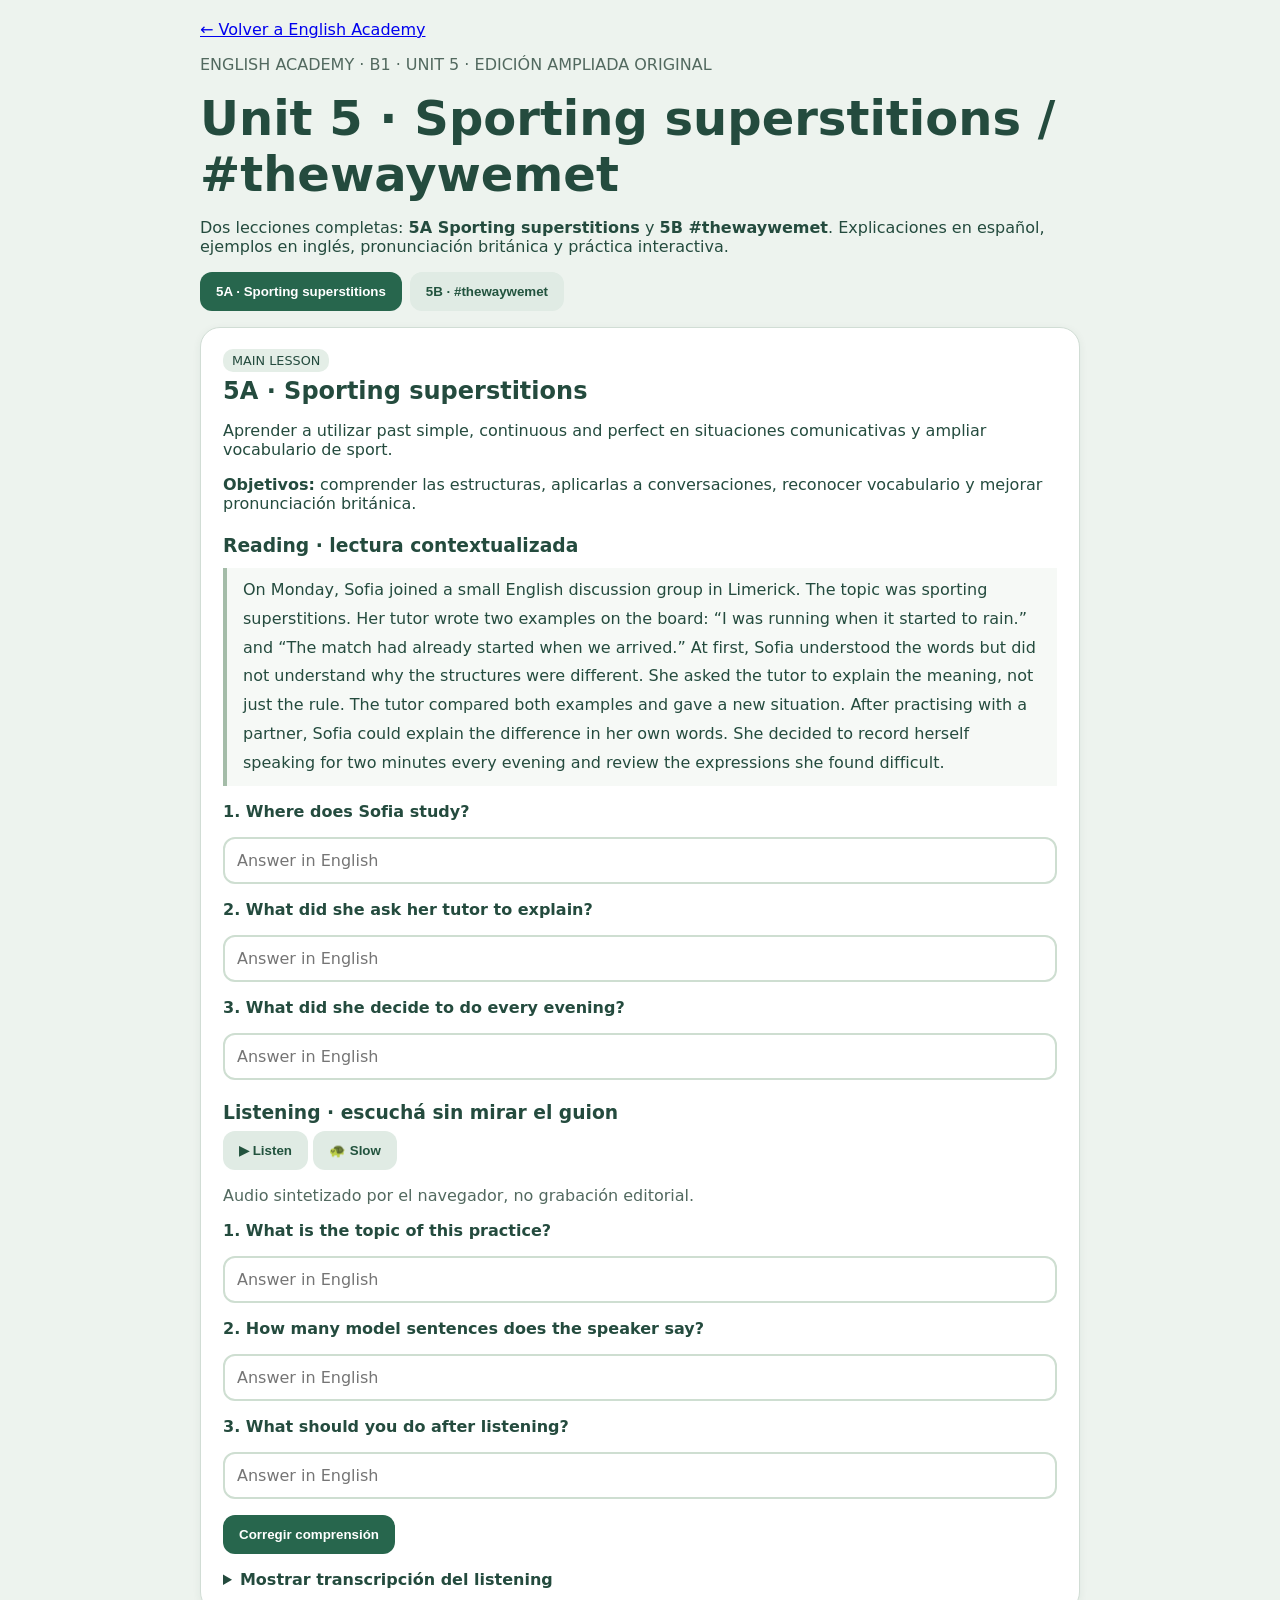
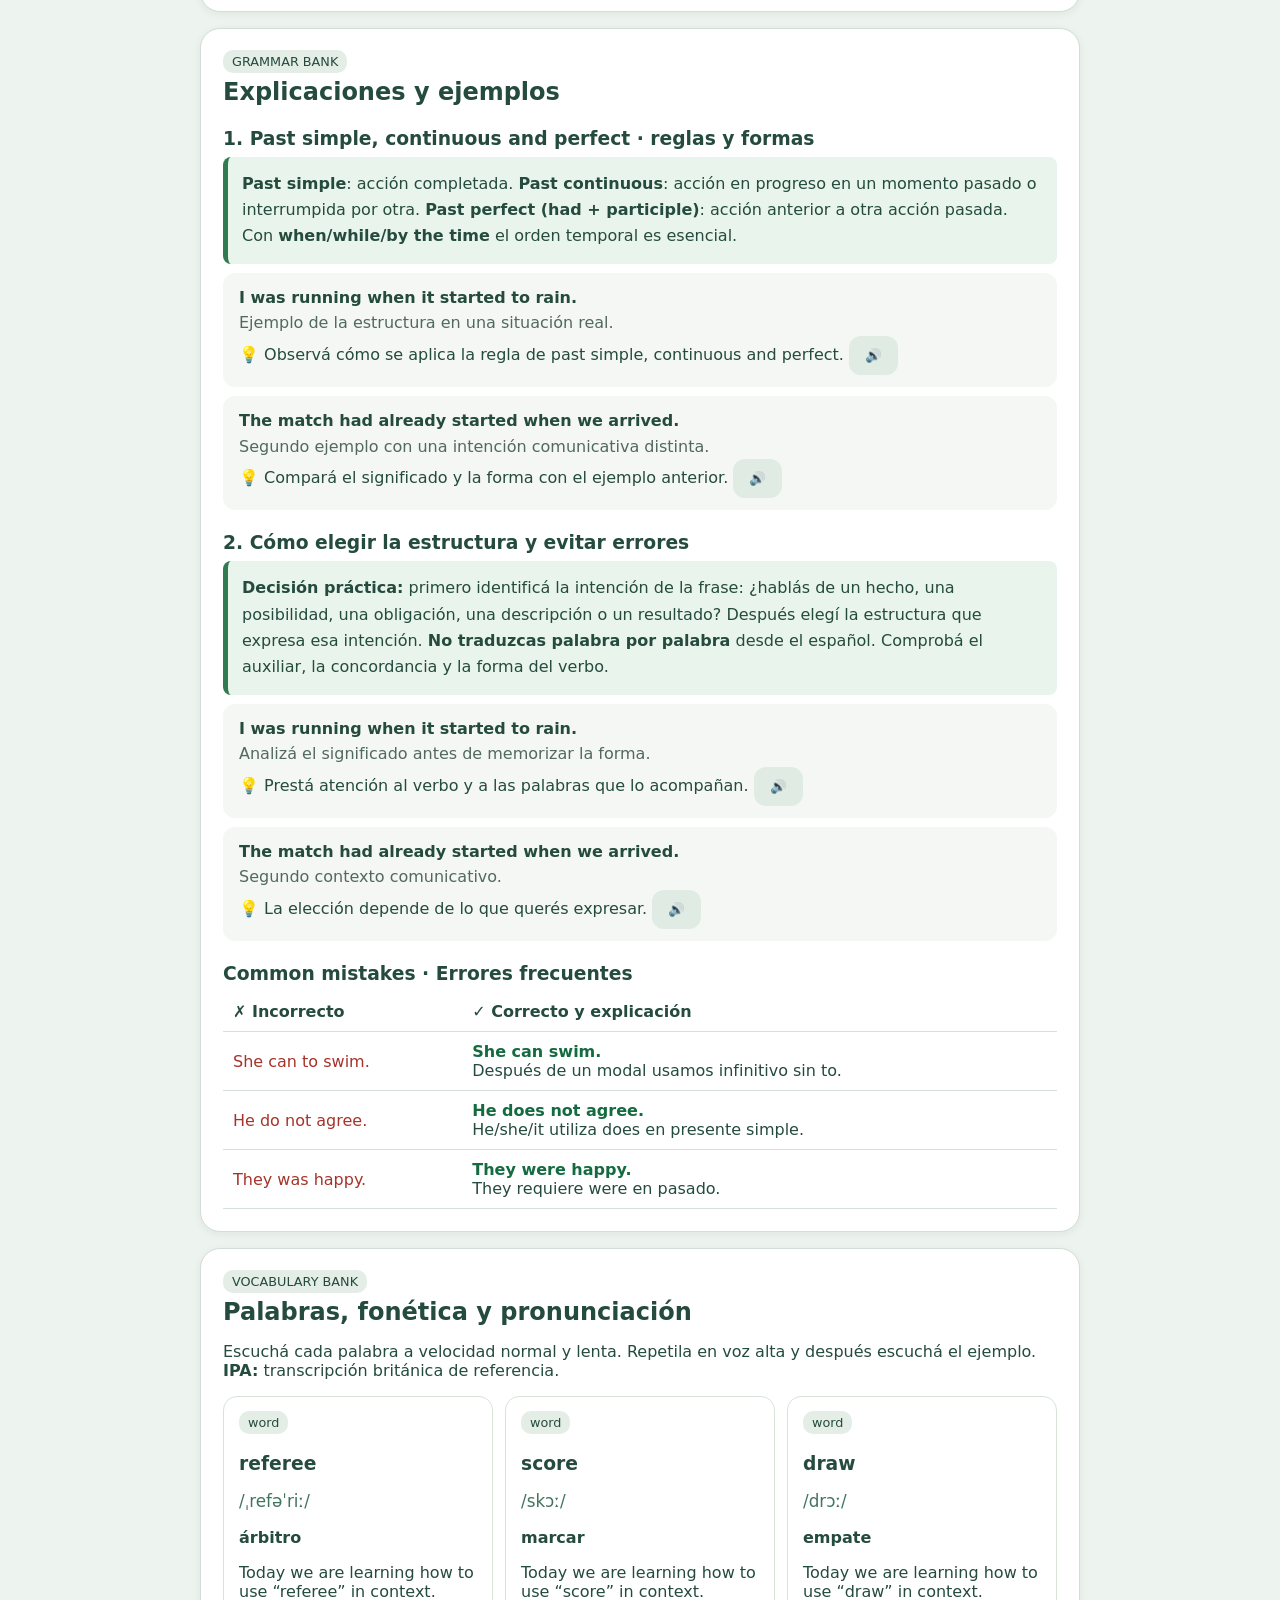
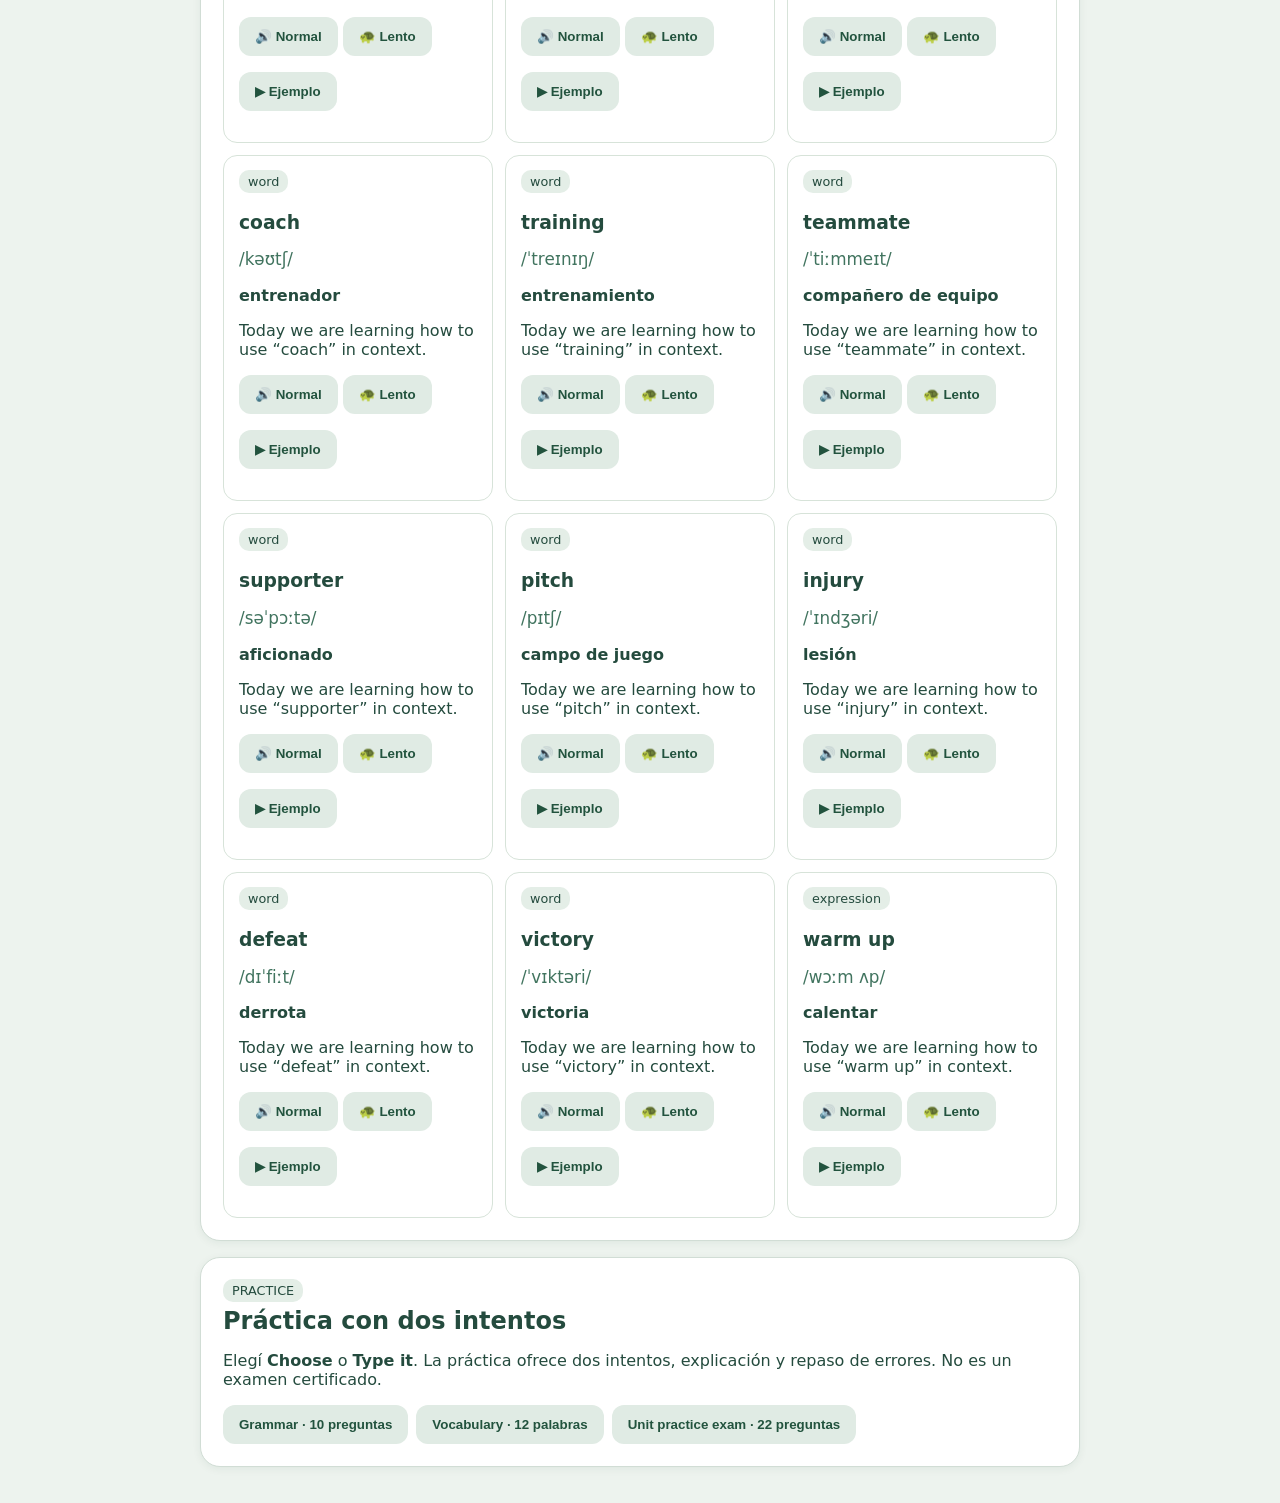
<file: unit5.html>
<!doctype html><html lang="es"><head><meta charset="utf-8"><meta name="viewport" content="width=device-width,initial-scale=1"><title>English Academy · B1 Unit 2</title><style>:root{font-family:system-ui,sans-serif;color:#244b3e;background:#edf3ee}*{box-sizing:border-box}body{margin:0}main{max-width:920px;margin:auto;padding:20px}h1{font-size:clamp(30px,5vw,48px);margin:8px 0}h2{margin:8px 0 16px}h3{margin:22px 0 8px}.muted{color:#52695f}.card{background:white;border:1px solid #d1ddd5;border-radius:20px;padding:22px;margin:16px 0;box-shadow:0 2px 8px #163b2810}.nav{display:flex;gap:8px;flex-wrap:wrap}.btn{border:0;border-radius:12px;padding:12px 16px;background:#27664d;color:white;font-weight:700;cursor:pointer}.btn.alt{background:#e0ebe4;color:#22533e}.btn:disabled{opacity:.5}.rule{background:#e9f4ec;border-left:5px solid #317b52;padding:14px;border-radius:8px;line-height:1.65}.example{background:#f4f7f4;border-radius:12px;padding:12px 16px;margin:9px 0;line-height:1.6}.wrong{color:#a6332a}.correct{color:#146b40}.cols{display:grid;grid-template-columns:repeat(auto-fit,minmax(250px,1fr));gap:12px}.word{border:1px solid #d7e3d9;border-radius:14px;padding:15px}.ipa{color:#41745f;font-size:1.05rem}.tag{font-size:.8rem;background:#e4eee7;padding:4px 9px;border-radius:10px}.opt{display:block;width:100%;text-align:left;background:#f6faf7;color:#244b3e;border:2px solid #d2e1d6;border-radius:12px;margin:8px 0;padding:12px;font-size:1rem;cursor:pointer}.opt:disabled{opacity:.65}input[type=text]{font:inherit;width:100%;padding:12px;border:2px solid #ceded1;border-radius:12px}.feedback{padding:12px;background:#eef5ef;border-radius:12px;margin:12px 0;line-height:1.6}.bar{height:10px;border-radius:10px;background:#d6e4d9;overflow:hidden}.bar span{display:block;height:100%;background:#327a54;transition:width .2s}blockquote{border-left:4px solid #a4bca8;padding:8px 16px;margin:12px 0;background:#f6f9f6;line-height:1.8}table{border-collapse:collapse;width:100%}td,th{border-bottom:1px solid #d6e2d9;padding:10px;text-align:left}summary{cursor:pointer;font-weight:700}button:focus-visible,input:focus-visible{outline:3px solid #d4aa44;outline-offset:2px}@media(max-width:550px){.card{padding:16px}main{padding:12px}}</style></head><body><main><a href="index.html">← Volver a English Academy</a><p class="muted">ENGLISH ACADEMY · B1 · UNIT 5 · EDICIÓN AMPLIADA ORIGINAL</p><h1>Unit 5 · Sporting superstitions / #thewaywemet</h1><p>Dos lecciones completas: <b>5A Sporting superstitions</b> y <b>5B #thewaywemet</b>. Explicaciones en español, ejemplos en inglés, pronunciación británica y práctica interactiva.</p><div class="nav" id="nav"></div><div id="content"></div></main><script src="unit5.js"></script></body></html>
</file>
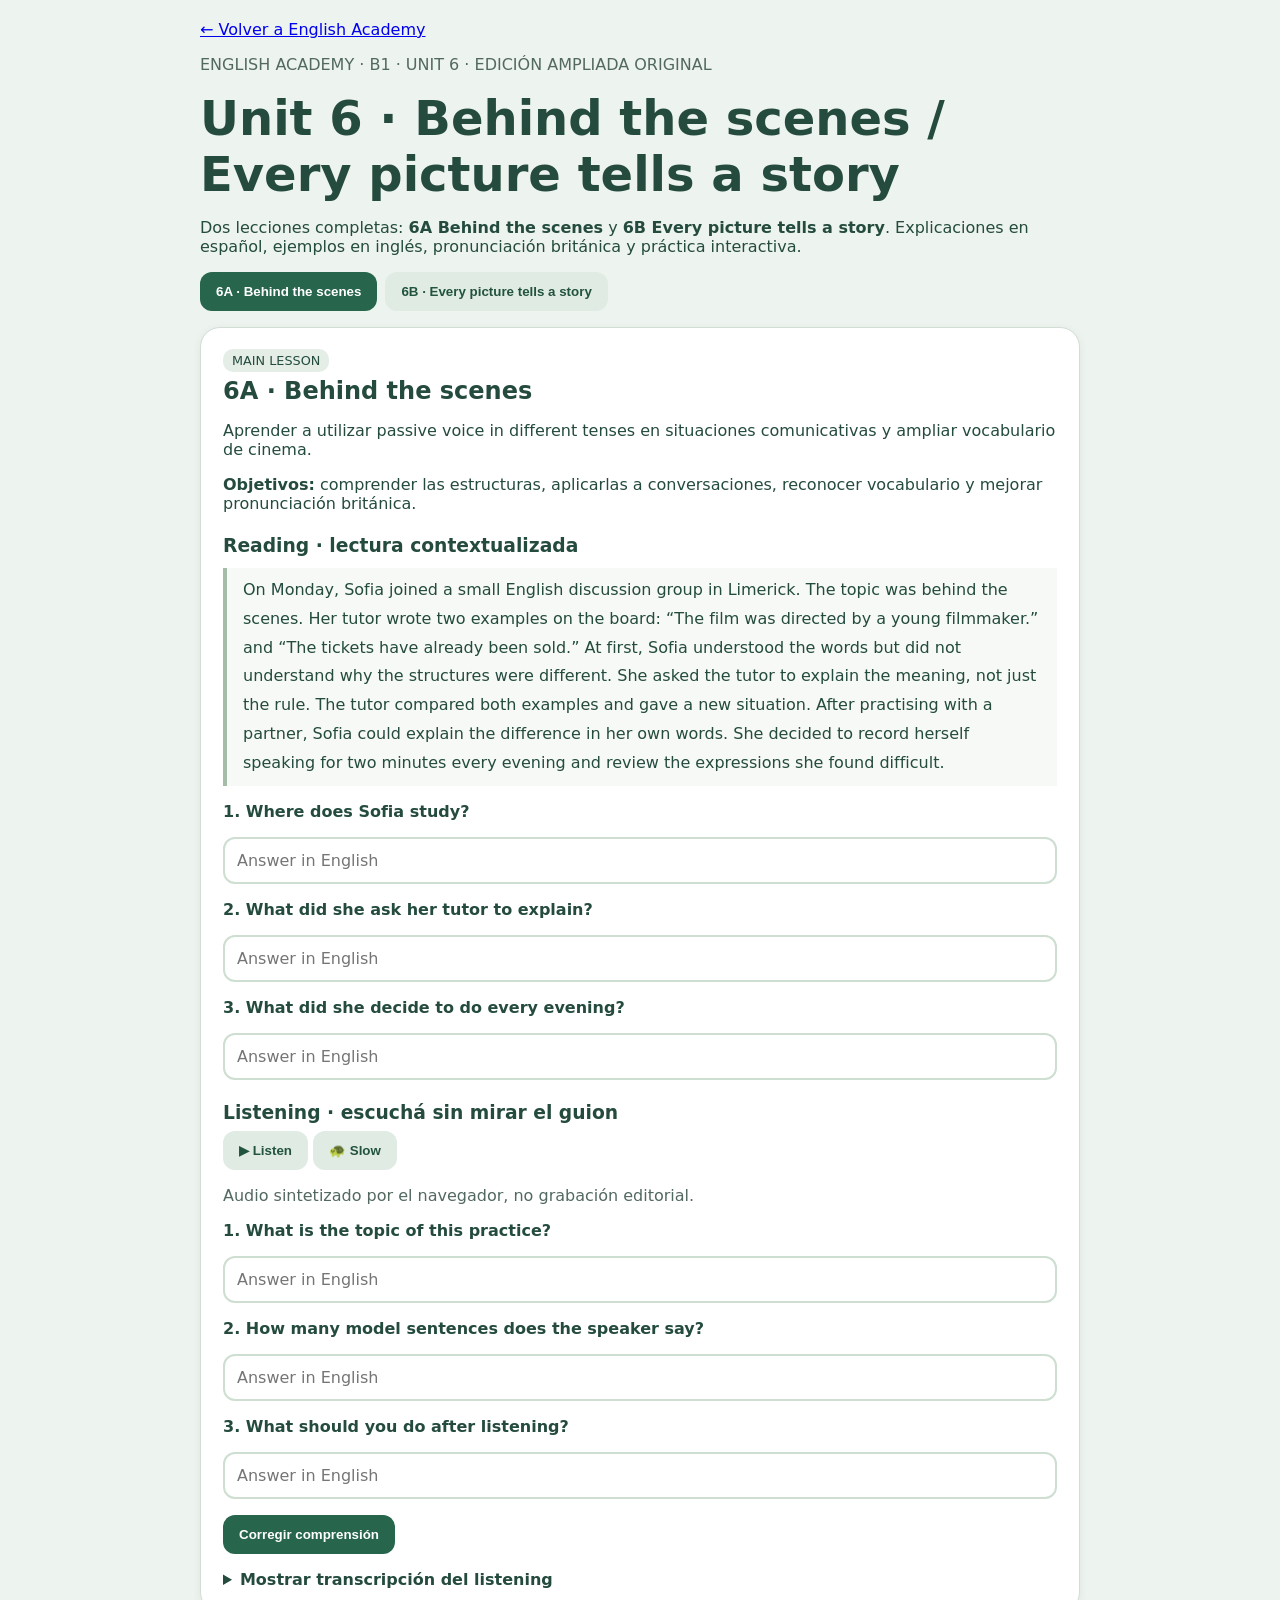
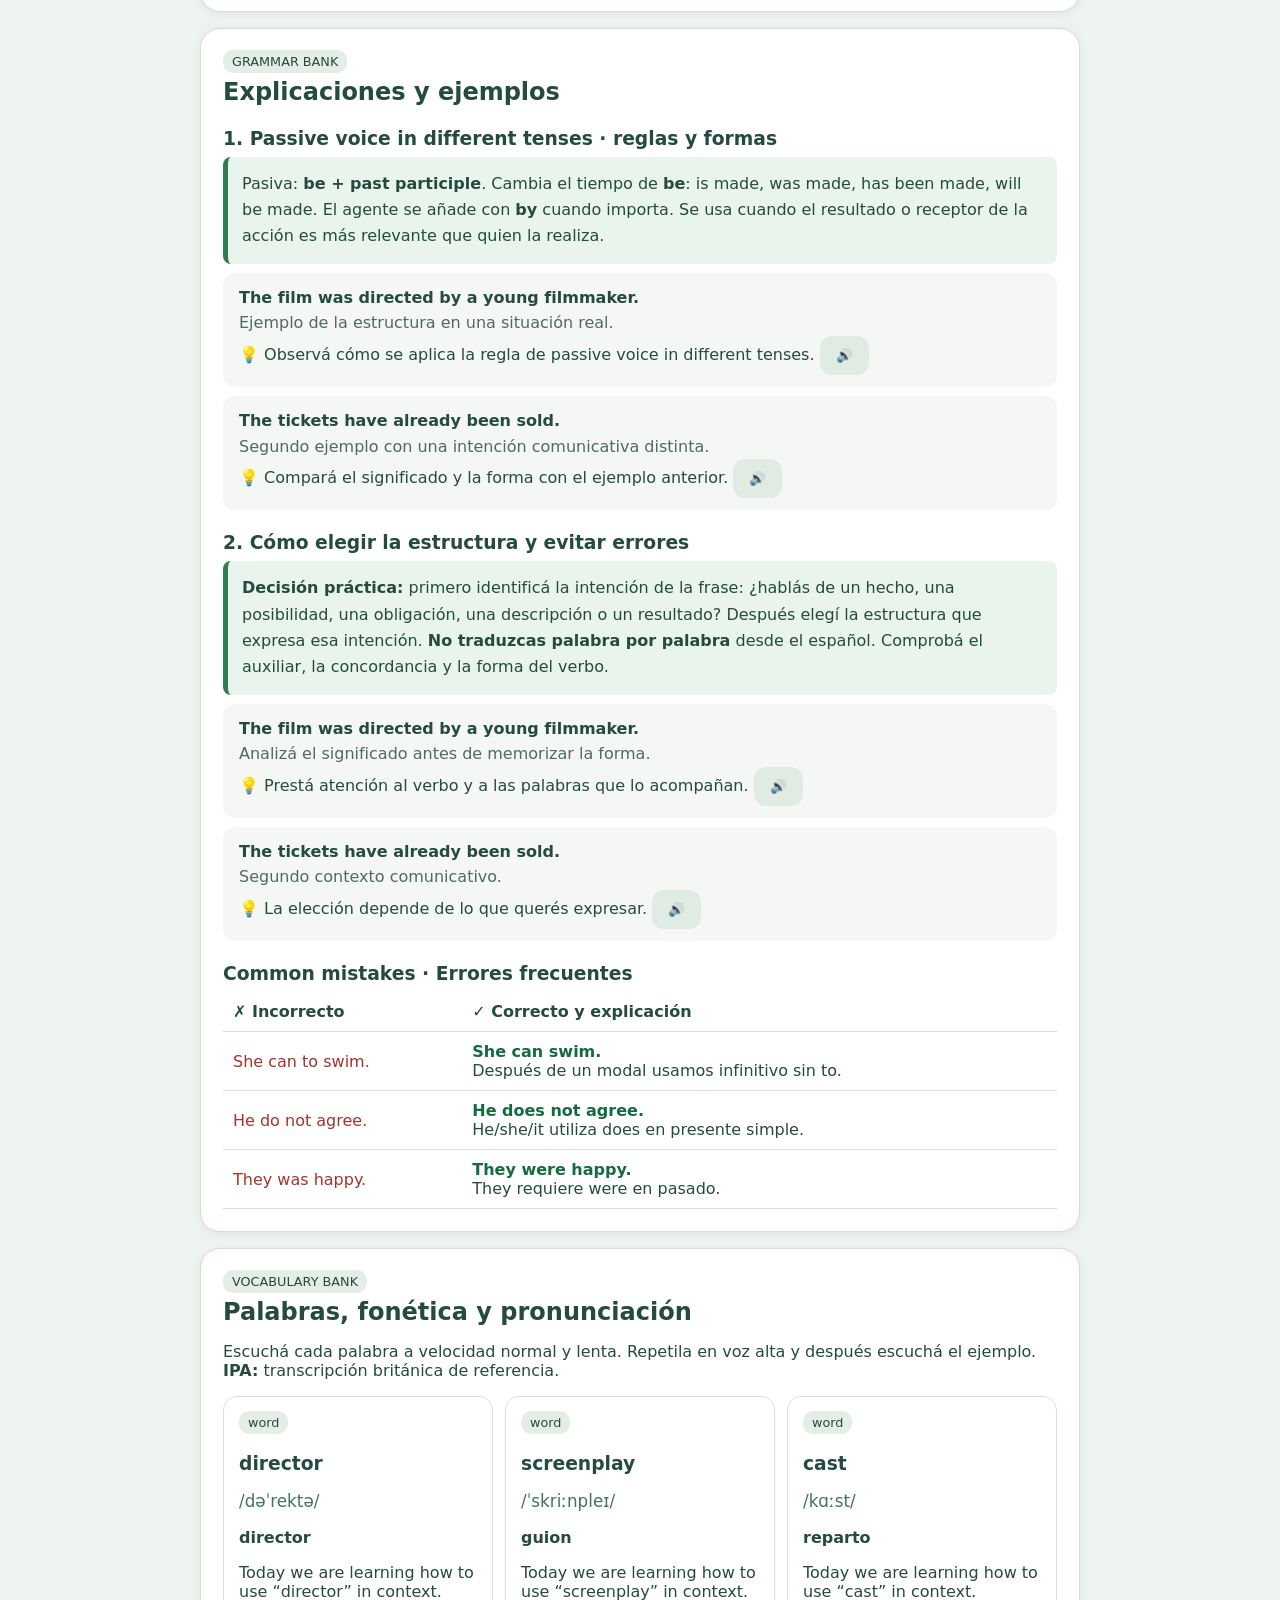
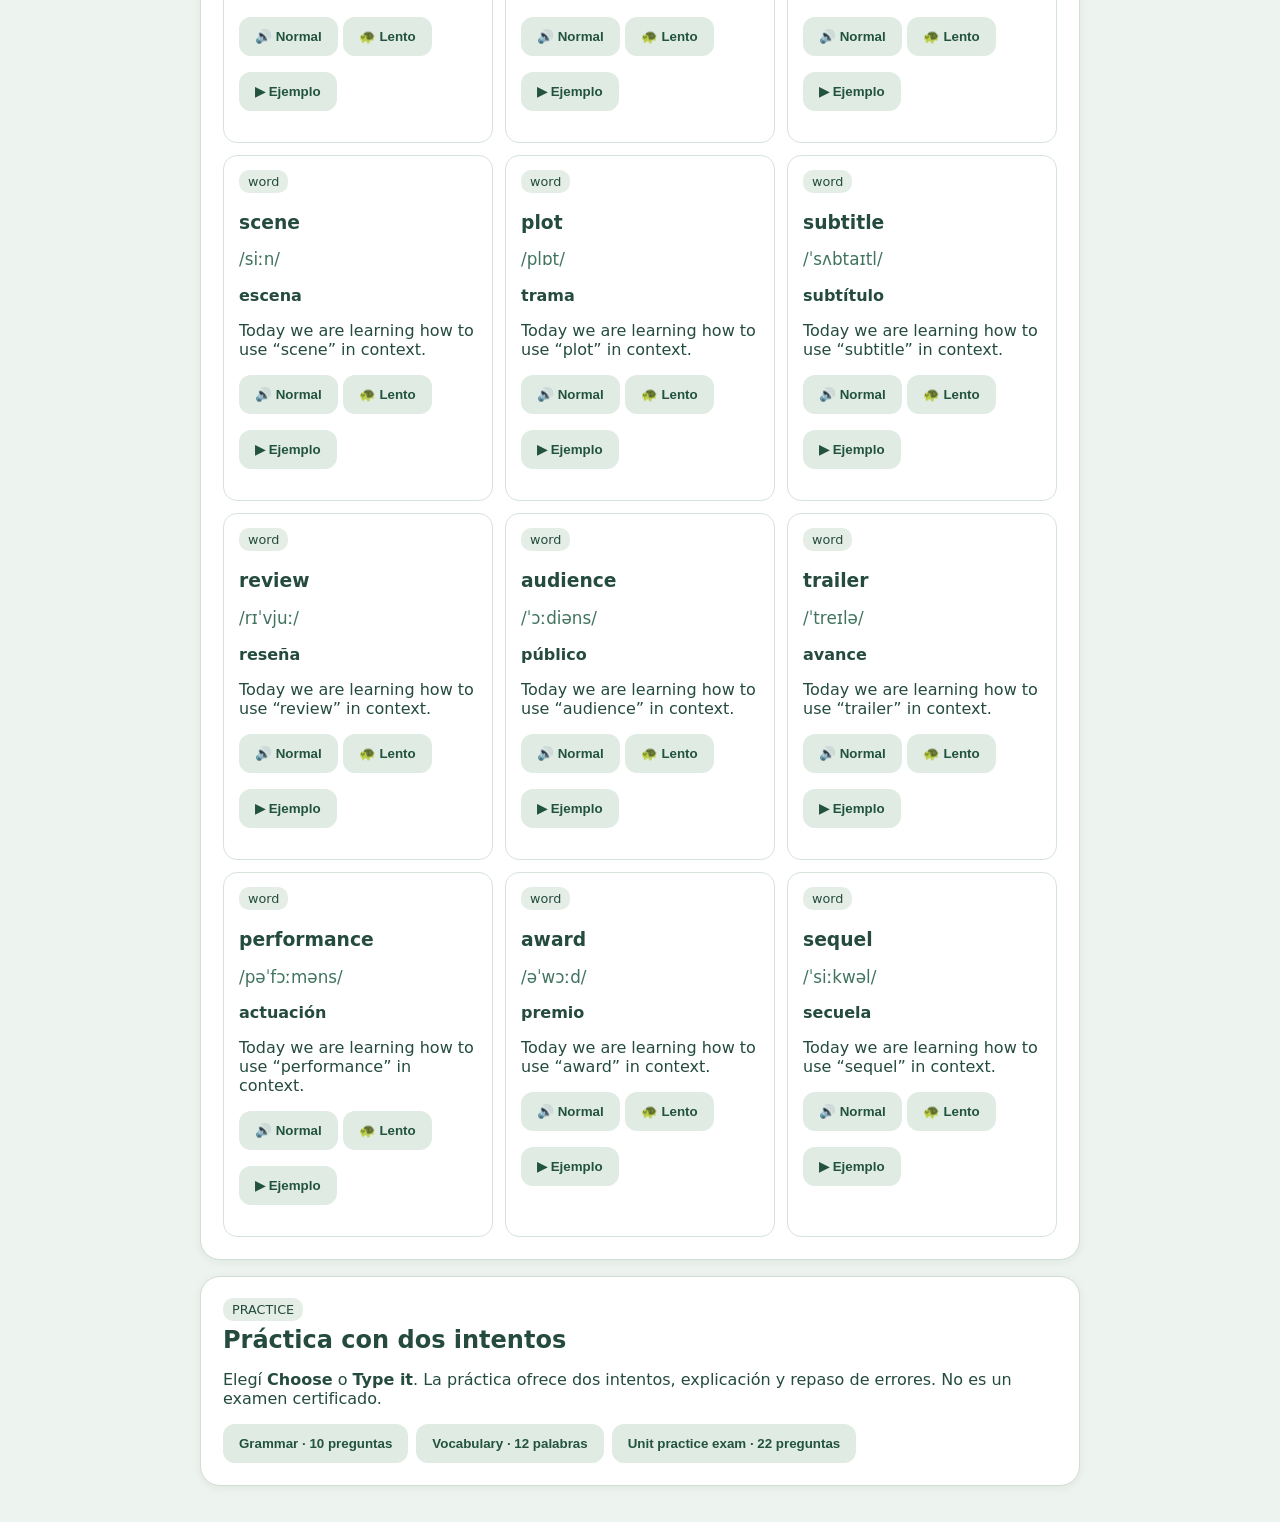
<file: unit6.html>
<!doctype html><html lang="es"><head><meta charset="utf-8"><meta name="viewport" content="width=device-width,initial-scale=1"><title>English Academy · B1 Unit 2</title><style>:root{font-family:system-ui,sans-serif;color:#244b3e;background:#edf3ee}*{box-sizing:border-box}body{margin:0}main{max-width:920px;margin:auto;padding:20px}h1{font-size:clamp(30px,5vw,48px);margin:8px 0}h2{margin:8px 0 16px}h3{margin:22px 0 8px}.muted{color:#52695f}.card{background:white;border:1px solid #d1ddd5;border-radius:20px;padding:22px;margin:16px 0;box-shadow:0 2px 8px #163b2810}.nav{display:flex;gap:8px;flex-wrap:wrap}.btn{border:0;border-radius:12px;padding:12px 16px;background:#27664d;color:white;font-weight:700;cursor:pointer}.btn.alt{background:#e0ebe4;color:#22533e}.btn:disabled{opacity:.5}.rule{background:#e9f4ec;border-left:5px solid #317b52;padding:14px;border-radius:8px;line-height:1.65}.example{background:#f4f7f4;border-radius:12px;padding:12px 16px;margin:9px 0;line-height:1.6}.wrong{color:#a6332a}.correct{color:#146b40}.cols{display:grid;grid-template-columns:repeat(auto-fit,minmax(250px,1fr));gap:12px}.word{border:1px solid #d7e3d9;border-radius:14px;padding:15px}.ipa{color:#41745f;font-size:1.05rem}.tag{font-size:.8rem;background:#e4eee7;padding:4px 9px;border-radius:10px}.opt{display:block;width:100%;text-align:left;background:#f6faf7;color:#244b3e;border:2px solid #d2e1d6;border-radius:12px;margin:8px 0;padding:12px;font-size:1rem;cursor:pointer}.opt:disabled{opacity:.65}input[type=text]{font:inherit;width:100%;padding:12px;border:2px solid #ceded1;border-radius:12px}.feedback{padding:12px;background:#eef5ef;border-radius:12px;margin:12px 0;line-height:1.6}.bar{height:10px;border-radius:10px;background:#d6e4d9;overflow:hidden}.bar span{display:block;height:100%;background:#327a54;transition:width .2s}blockquote{border-left:4px solid #a4bca8;padding:8px 16px;margin:12px 0;background:#f6f9f6;line-height:1.8}table{border-collapse:collapse;width:100%}td,th{border-bottom:1px solid #d6e2d9;padding:10px;text-align:left}summary{cursor:pointer;font-weight:700}button:focus-visible,input:focus-visible{outline:3px solid #d4aa44;outline-offset:2px}@media(max-width:550px){.card{padding:16px}main{padding:12px}}</style></head><body><main><a href="index.html">← Volver a English Academy</a><p class="muted">ENGLISH ACADEMY · B1 · UNIT 6 · EDICIÓN AMPLIADA ORIGINAL</p><h1>Unit 6 · Behind the scenes / Every picture tells a story</h1><p>Dos lecciones completas: <b>6A Behind the scenes</b> y <b>6B Every picture tells a story</b>. Explicaciones en español, ejemplos en inglés, pronunciación británica y práctica interactiva.</p><div class="nav" id="nav"></div><div id="content"></div></main><script src="unit6.js"></script></body></html>
</file>
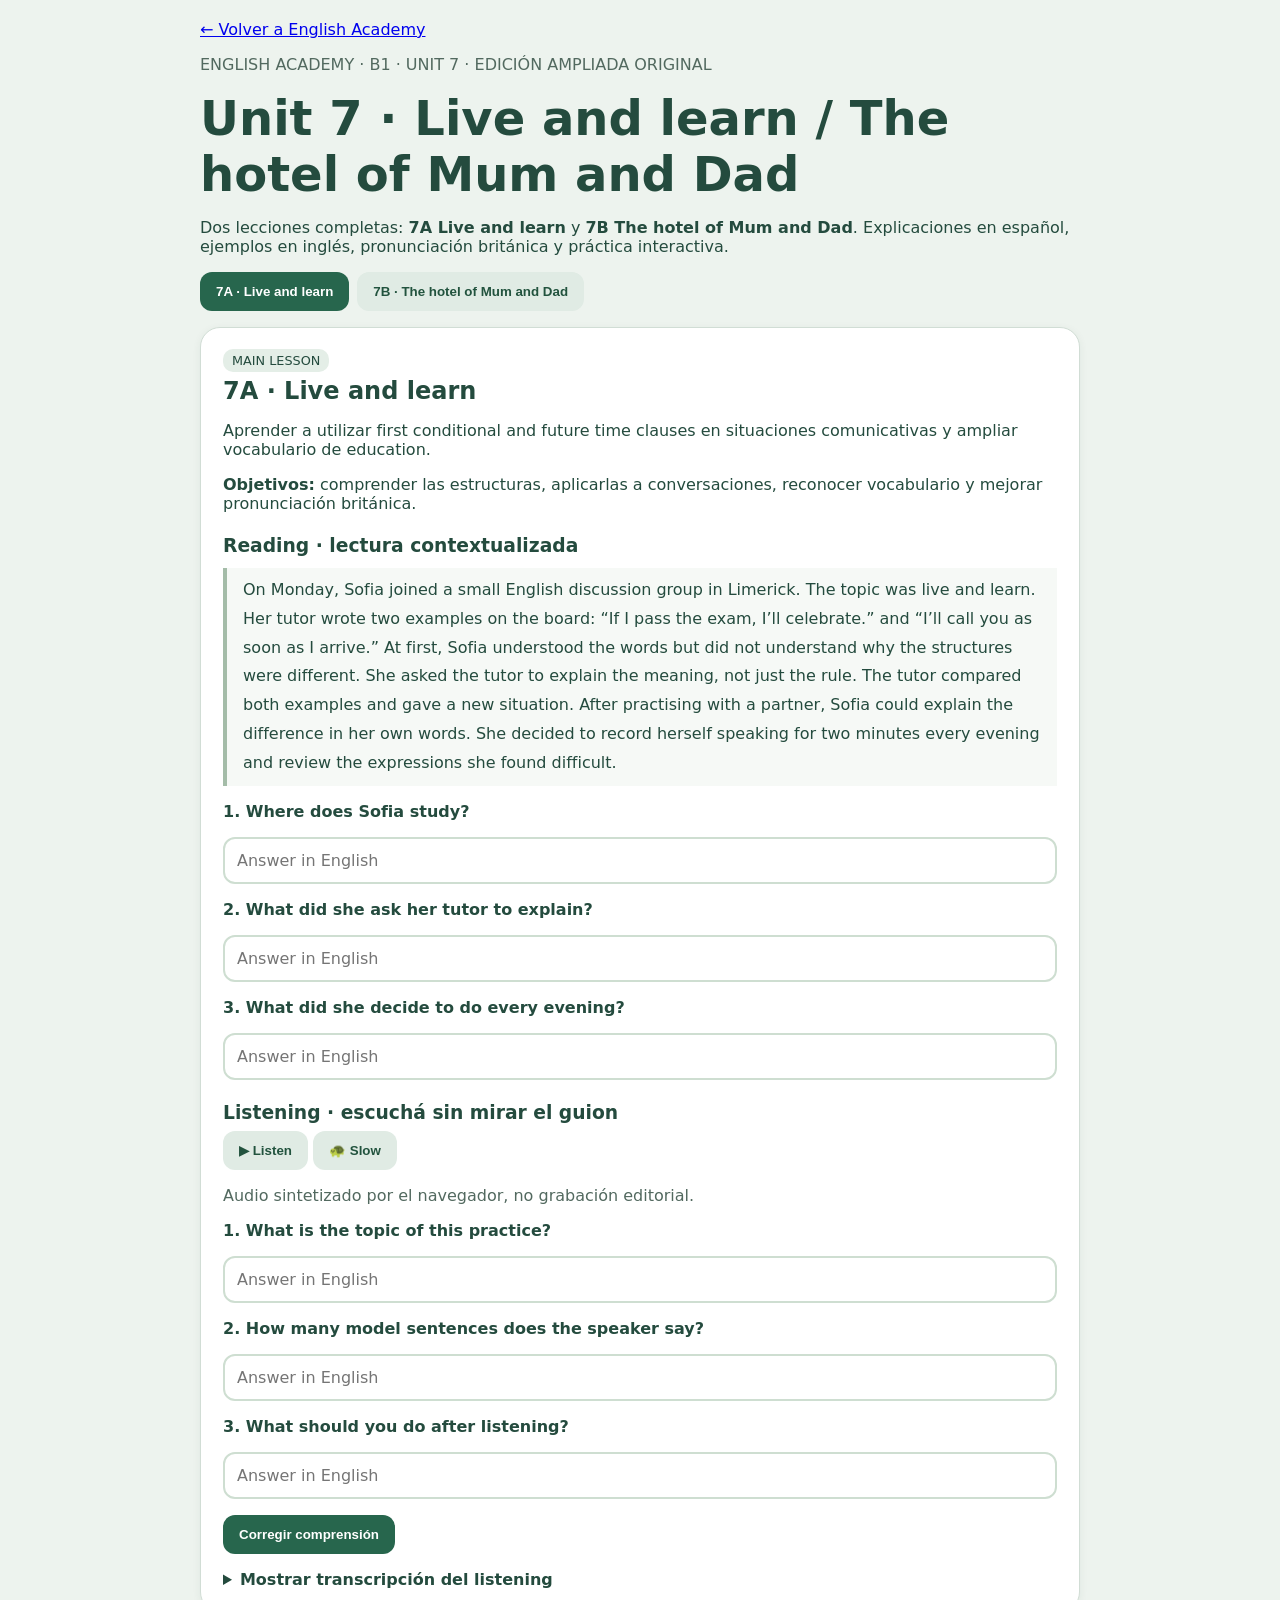
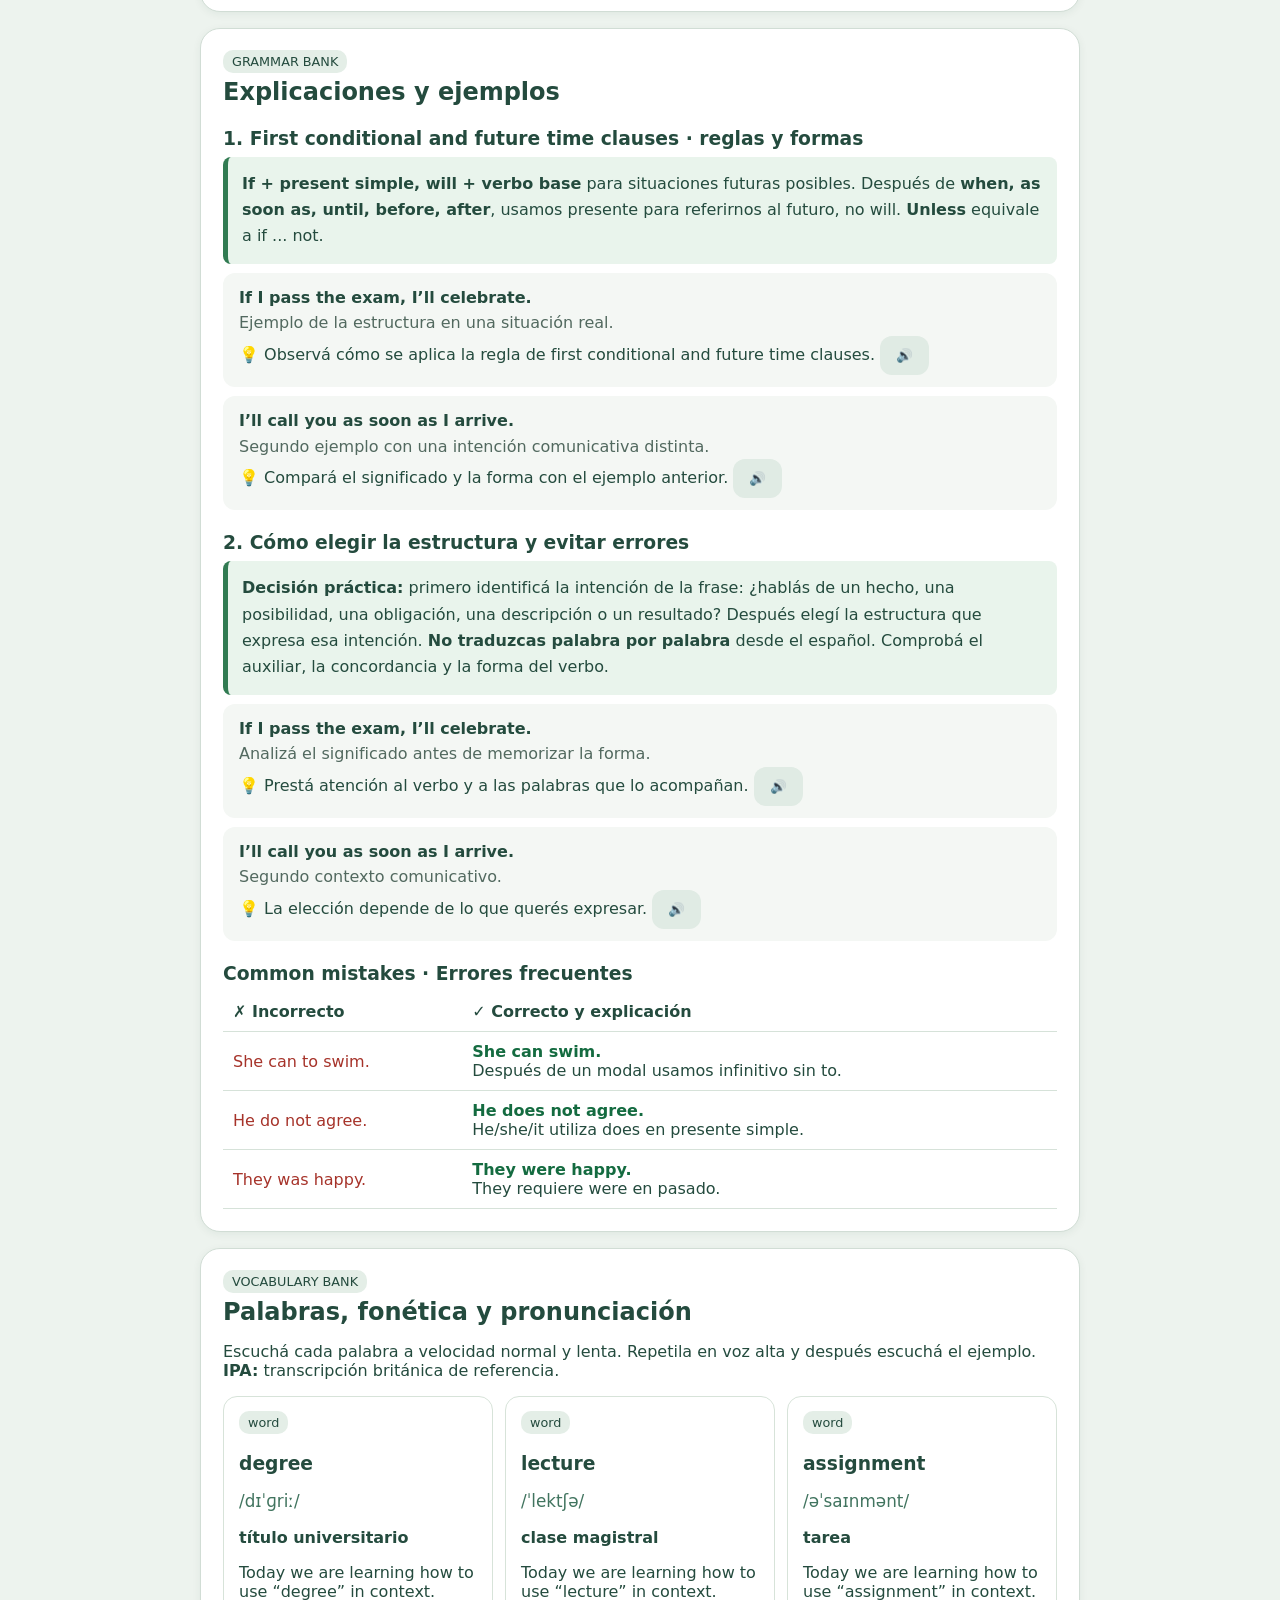
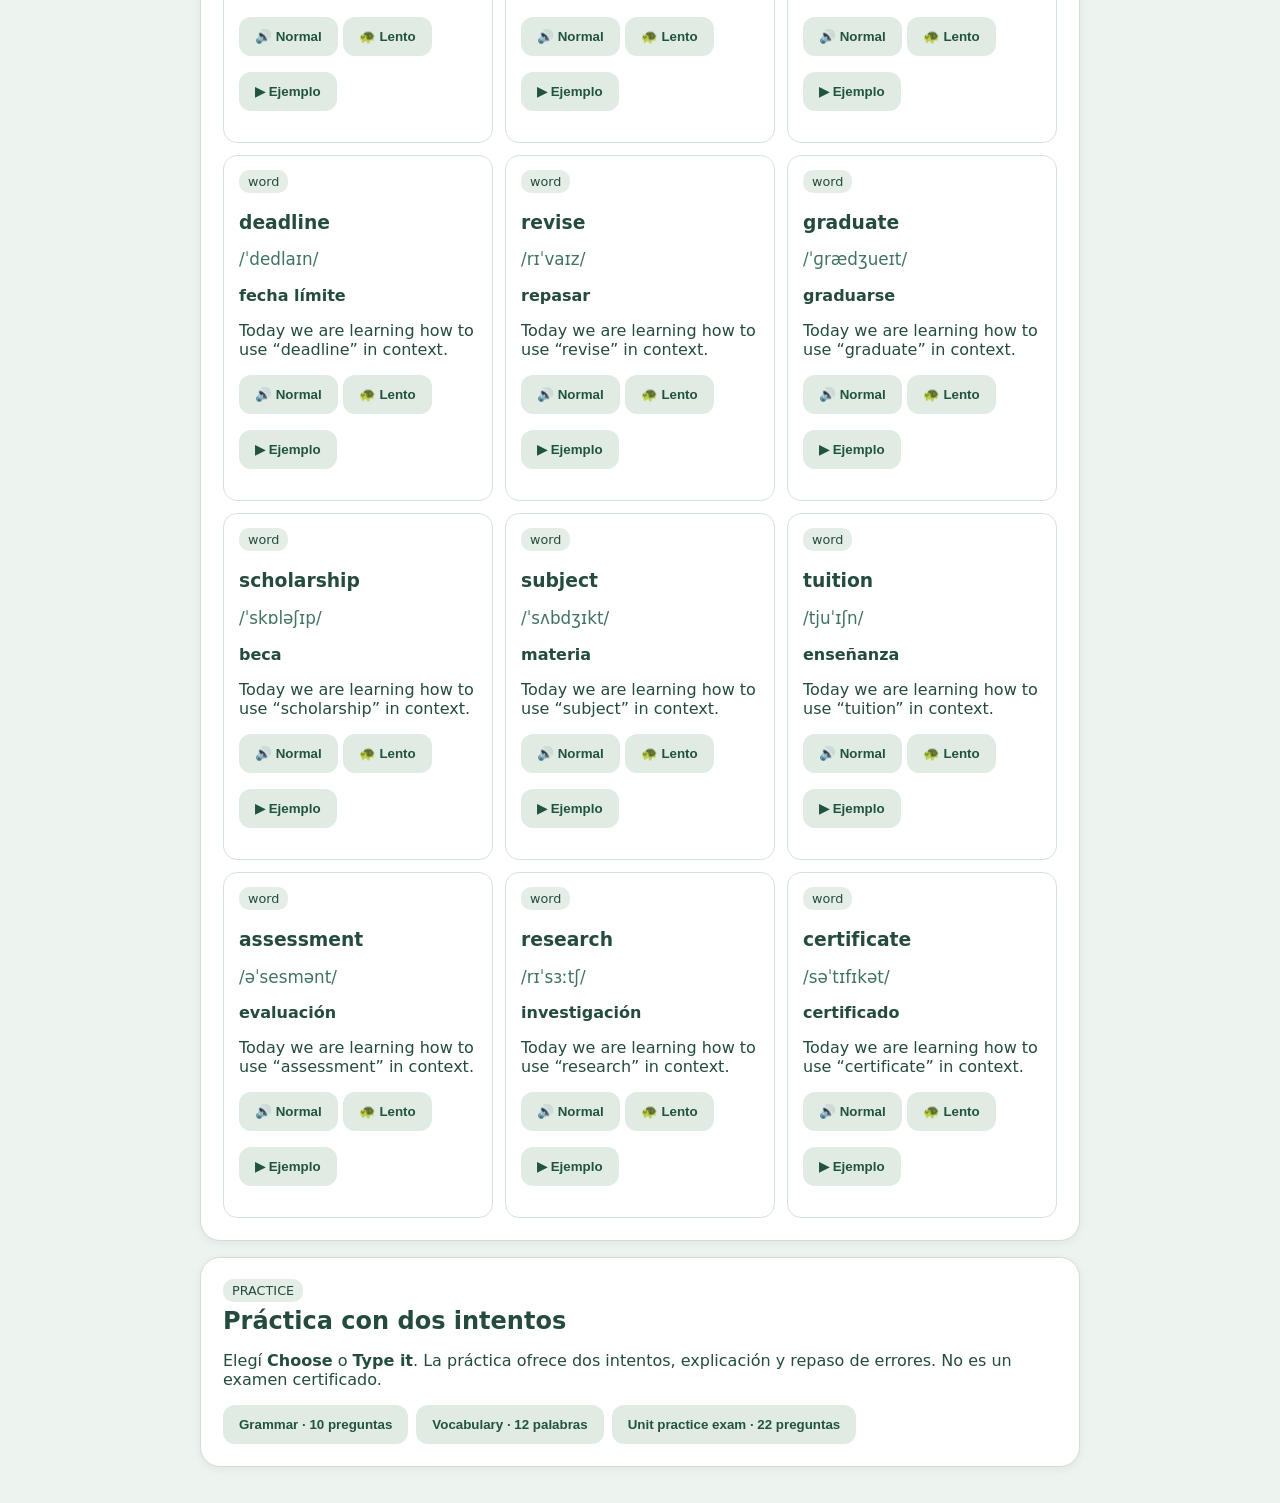
<file: unit7.html>
<!doctype html><html lang="es"><head><meta charset="utf-8"><meta name="viewport" content="width=device-width,initial-scale=1"><title>English Academy · B1 Unit 2</title><style>:root{font-family:system-ui,sans-serif;color:#244b3e;background:#edf3ee}*{box-sizing:border-box}body{margin:0}main{max-width:920px;margin:auto;padding:20px}h1{font-size:clamp(30px,5vw,48px);margin:8px 0}h2{margin:8px 0 16px}h3{margin:22px 0 8px}.muted{color:#52695f}.card{background:white;border:1px solid #d1ddd5;border-radius:20px;padding:22px;margin:16px 0;box-shadow:0 2px 8px #163b2810}.nav{display:flex;gap:8px;flex-wrap:wrap}.btn{border:0;border-radius:12px;padding:12px 16px;background:#27664d;color:white;font-weight:700;cursor:pointer}.btn.alt{background:#e0ebe4;color:#22533e}.btn:disabled{opacity:.5}.rule{background:#e9f4ec;border-left:5px solid #317b52;padding:14px;border-radius:8px;line-height:1.65}.example{background:#f4f7f4;border-radius:12px;padding:12px 16px;margin:9px 0;line-height:1.6}.wrong{color:#a6332a}.correct{color:#146b40}.cols{display:grid;grid-template-columns:repeat(auto-fit,minmax(250px,1fr));gap:12px}.word{border:1px solid #d7e3d9;border-radius:14px;padding:15px}.ipa{color:#41745f;font-size:1.05rem}.tag{font-size:.8rem;background:#e4eee7;padding:4px 9px;border-radius:10px}.opt{display:block;width:100%;text-align:left;background:#f6faf7;color:#244b3e;border:2px solid #d2e1d6;border-radius:12px;margin:8px 0;padding:12px;font-size:1rem;cursor:pointer}.opt:disabled{opacity:.65}input[type=text]{font:inherit;width:100%;padding:12px;border:2px solid #ceded1;border-radius:12px}.feedback{padding:12px;background:#eef5ef;border-radius:12px;margin:12px 0;line-height:1.6}.bar{height:10px;border-radius:10px;background:#d6e4d9;overflow:hidden}.bar span{display:block;height:100%;background:#327a54;transition:width .2s}blockquote{border-left:4px solid #a4bca8;padding:8px 16px;margin:12px 0;background:#f6f9f6;line-height:1.8}table{border-collapse:collapse;width:100%}td,th{border-bottom:1px solid #d6e2d9;padding:10px;text-align:left}summary{cursor:pointer;font-weight:700}button:focus-visible,input:focus-visible{outline:3px solid #d4aa44;outline-offset:2px}@media(max-width:550px){.card{padding:16px}main{padding:12px}}</style></head><body><main><a href="index.html">← Volver a English Academy</a><p class="muted">ENGLISH ACADEMY · B1 · UNIT 7 · EDICIÓN AMPLIADA ORIGINAL</p><h1>Unit 7 · Live and learn / The hotel of Mum and Dad</h1><p>Dos lecciones completas: <b>7A Live and learn</b> y <b>7B The hotel of Mum and Dad</b>. Explicaciones en español, ejemplos en inglés, pronunciación británica y práctica interactiva.</p><div class="nav" id="nav"></div><div id="content"></div></main><script src="unit7.js"></script></body></html>
</file>
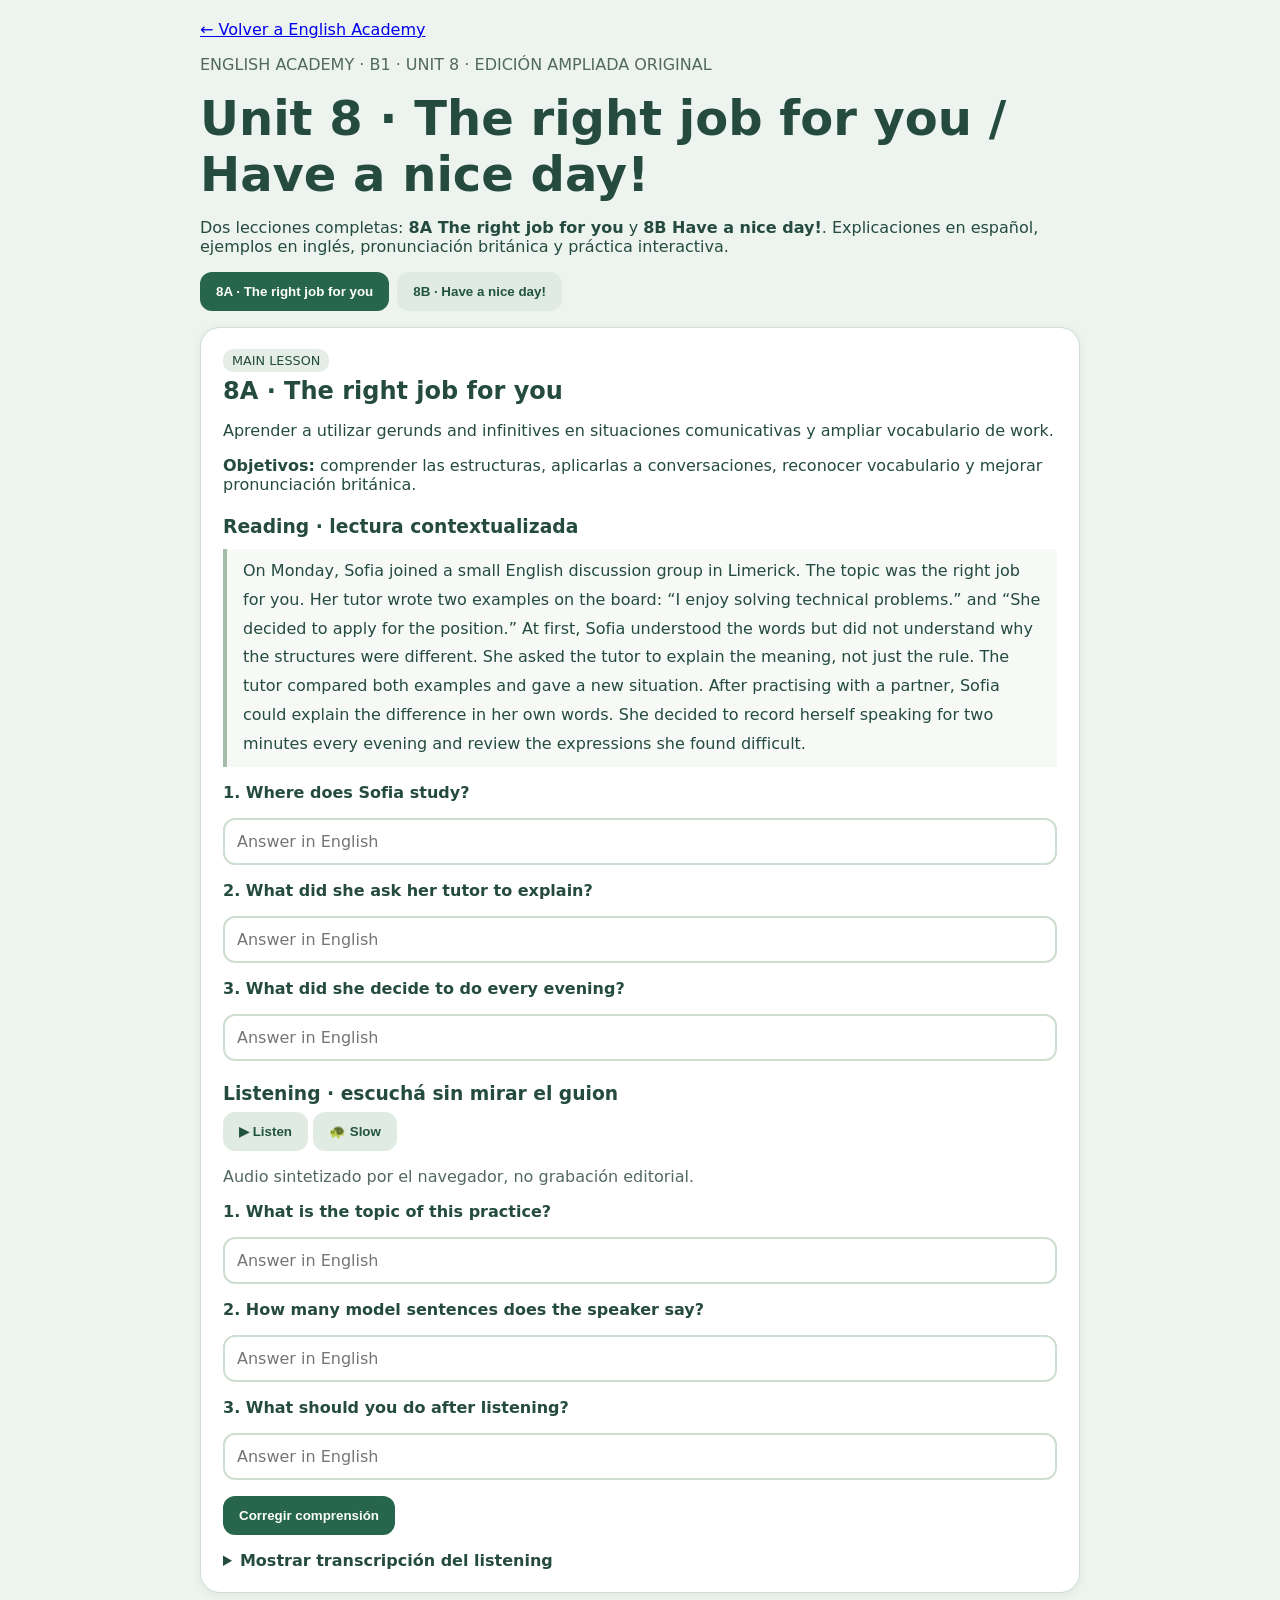
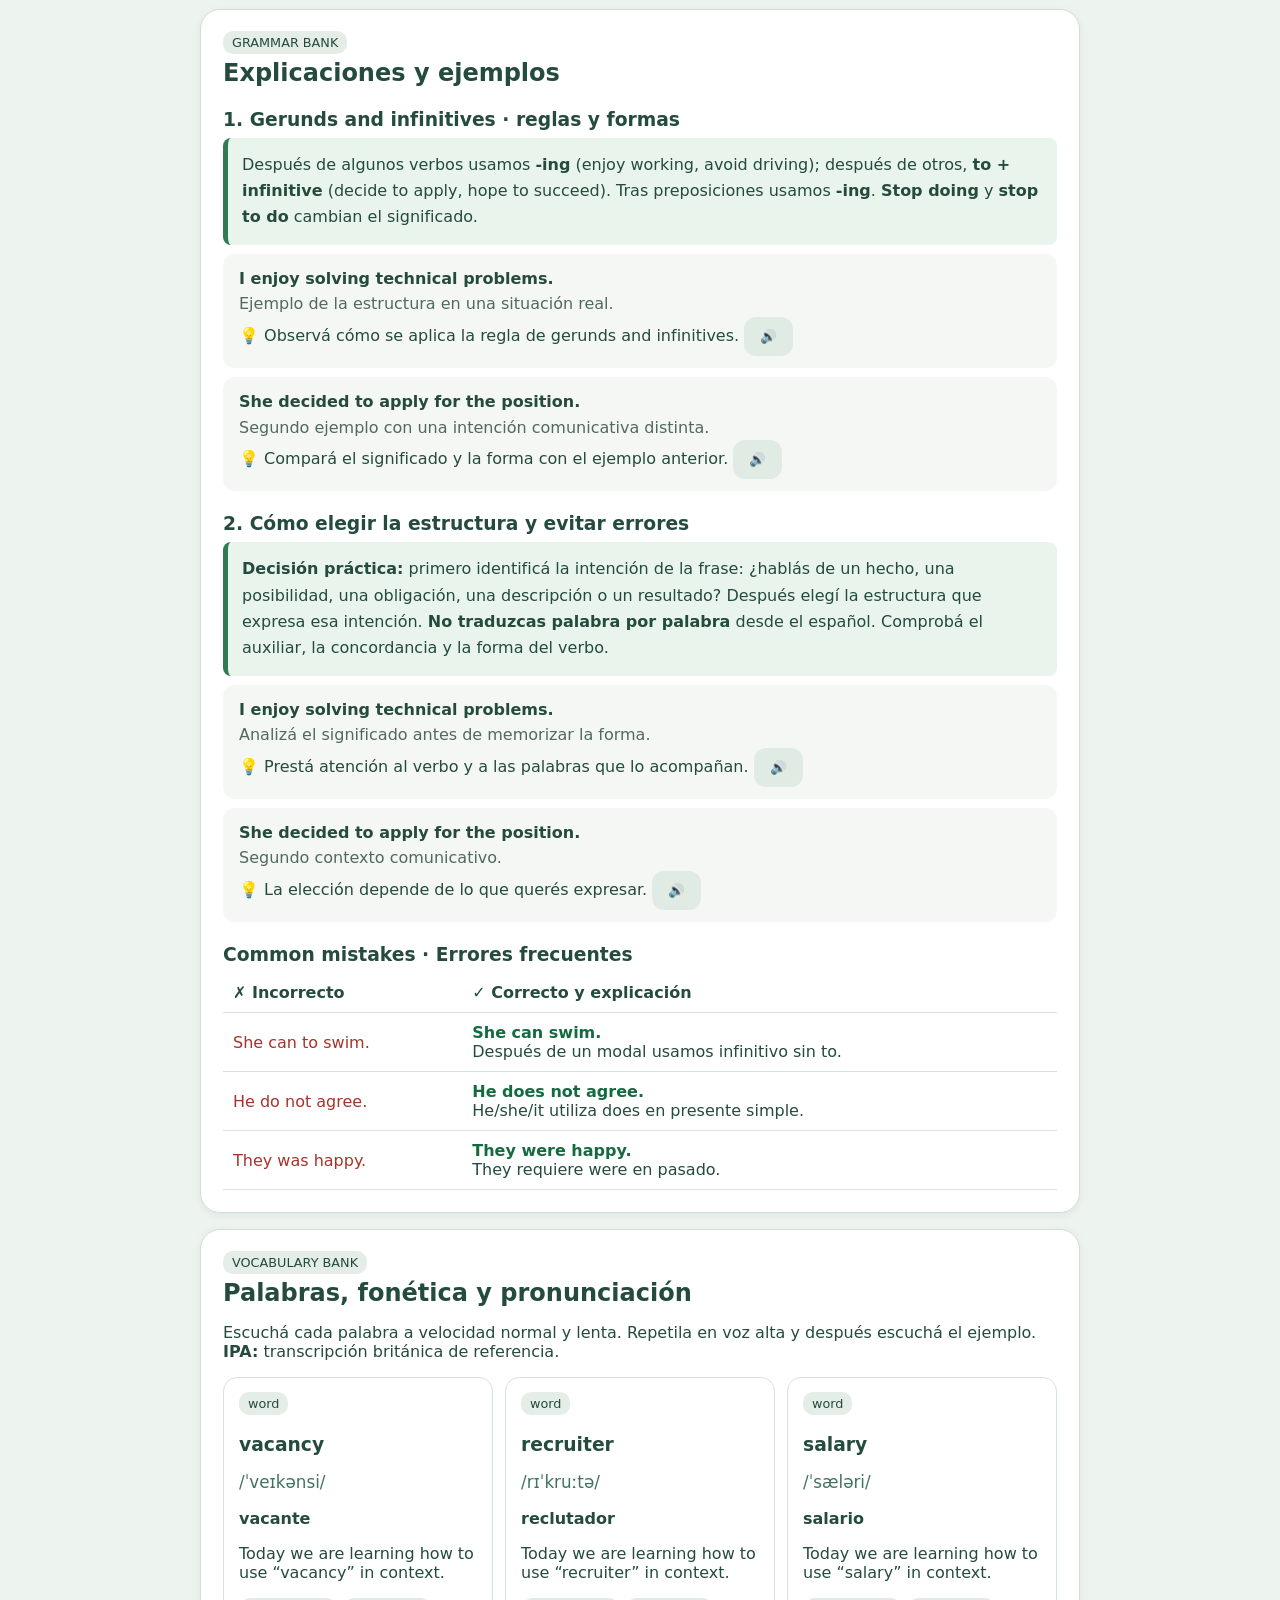
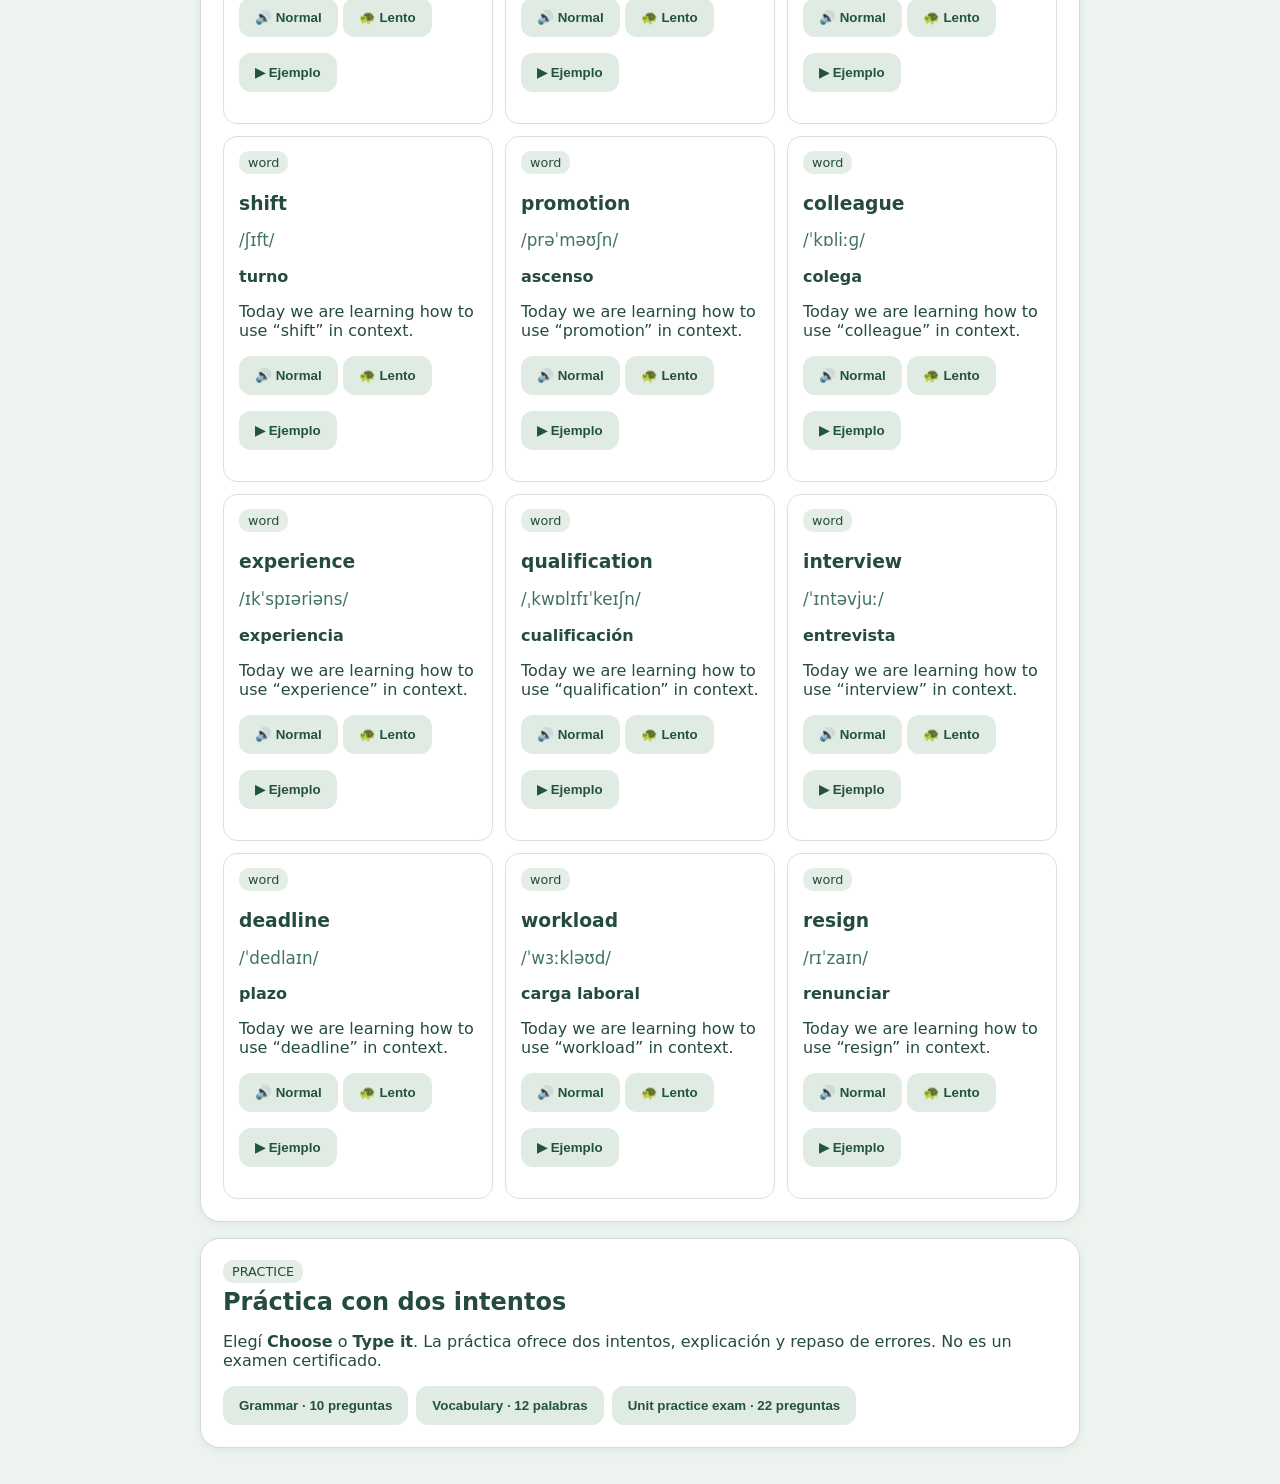
<file: unit8.html>
<!doctype html><html lang="es"><head><meta charset="utf-8"><meta name="viewport" content="width=device-width,initial-scale=1"><title>English Academy · B1 Unit 2</title><style>:root{font-family:system-ui,sans-serif;color:#244b3e;background:#edf3ee}*{box-sizing:border-box}body{margin:0}main{max-width:920px;margin:auto;padding:20px}h1{font-size:clamp(30px,5vw,48px);margin:8px 0}h2{margin:8px 0 16px}h3{margin:22px 0 8px}.muted{color:#52695f}.card{background:white;border:1px solid #d1ddd5;border-radius:20px;padding:22px;margin:16px 0;box-shadow:0 2px 8px #163b2810}.nav{display:flex;gap:8px;flex-wrap:wrap}.btn{border:0;border-radius:12px;padding:12px 16px;background:#27664d;color:white;font-weight:700;cursor:pointer}.btn.alt{background:#e0ebe4;color:#22533e}.btn:disabled{opacity:.5}.rule{background:#e9f4ec;border-left:5px solid #317b52;padding:14px;border-radius:8px;line-height:1.65}.example{background:#f4f7f4;border-radius:12px;padding:12px 16px;margin:9px 0;line-height:1.6}.wrong{color:#a6332a}.correct{color:#146b40}.cols{display:grid;grid-template-columns:repeat(auto-fit,minmax(250px,1fr));gap:12px}.word{border:1px solid #d7e3d9;border-radius:14px;padding:15px}.ipa{color:#41745f;font-size:1.05rem}.tag{font-size:.8rem;background:#e4eee7;padding:4px 9px;border-radius:10px}.opt{display:block;width:100%;text-align:left;background:#f6faf7;color:#244b3e;border:2px solid #d2e1d6;border-radius:12px;margin:8px 0;padding:12px;font-size:1rem;cursor:pointer}.opt:disabled{opacity:.65}input[type=text]{font:inherit;width:100%;padding:12px;border:2px solid #ceded1;border-radius:12px}.feedback{padding:12px;background:#eef5ef;border-radius:12px;margin:12px 0;line-height:1.6}.bar{height:10px;border-radius:10px;background:#d6e4d9;overflow:hidden}.bar span{display:block;height:100%;background:#327a54;transition:width .2s}blockquote{border-left:4px solid #a4bca8;padding:8px 16px;margin:12px 0;background:#f6f9f6;line-height:1.8}table{border-collapse:collapse;width:100%}td,th{border-bottom:1px solid #d6e2d9;padding:10px;text-align:left}summary{cursor:pointer;font-weight:700}button:focus-visible,input:focus-visible{outline:3px solid #d4aa44;outline-offset:2px}@media(max-width:550px){.card{padding:16px}main{padding:12px}}</style></head><body><main><a href="index.html">← Volver a English Academy</a><p class="muted">ENGLISH ACADEMY · B1 · UNIT 8 · EDICIÓN AMPLIADA ORIGINAL</p><h1>Unit 8 · The right job for you / Have a nice day!</h1><p>Dos lecciones completas: <b>8A The right job for you</b> y <b>8B Have a nice day!</b>. Explicaciones en español, ejemplos en inglés, pronunciación británica y práctica interactiva.</p><div class="nav" id="nav"></div><div id="content"></div></main><script src="unit8.js"></script></body></html>
</file>
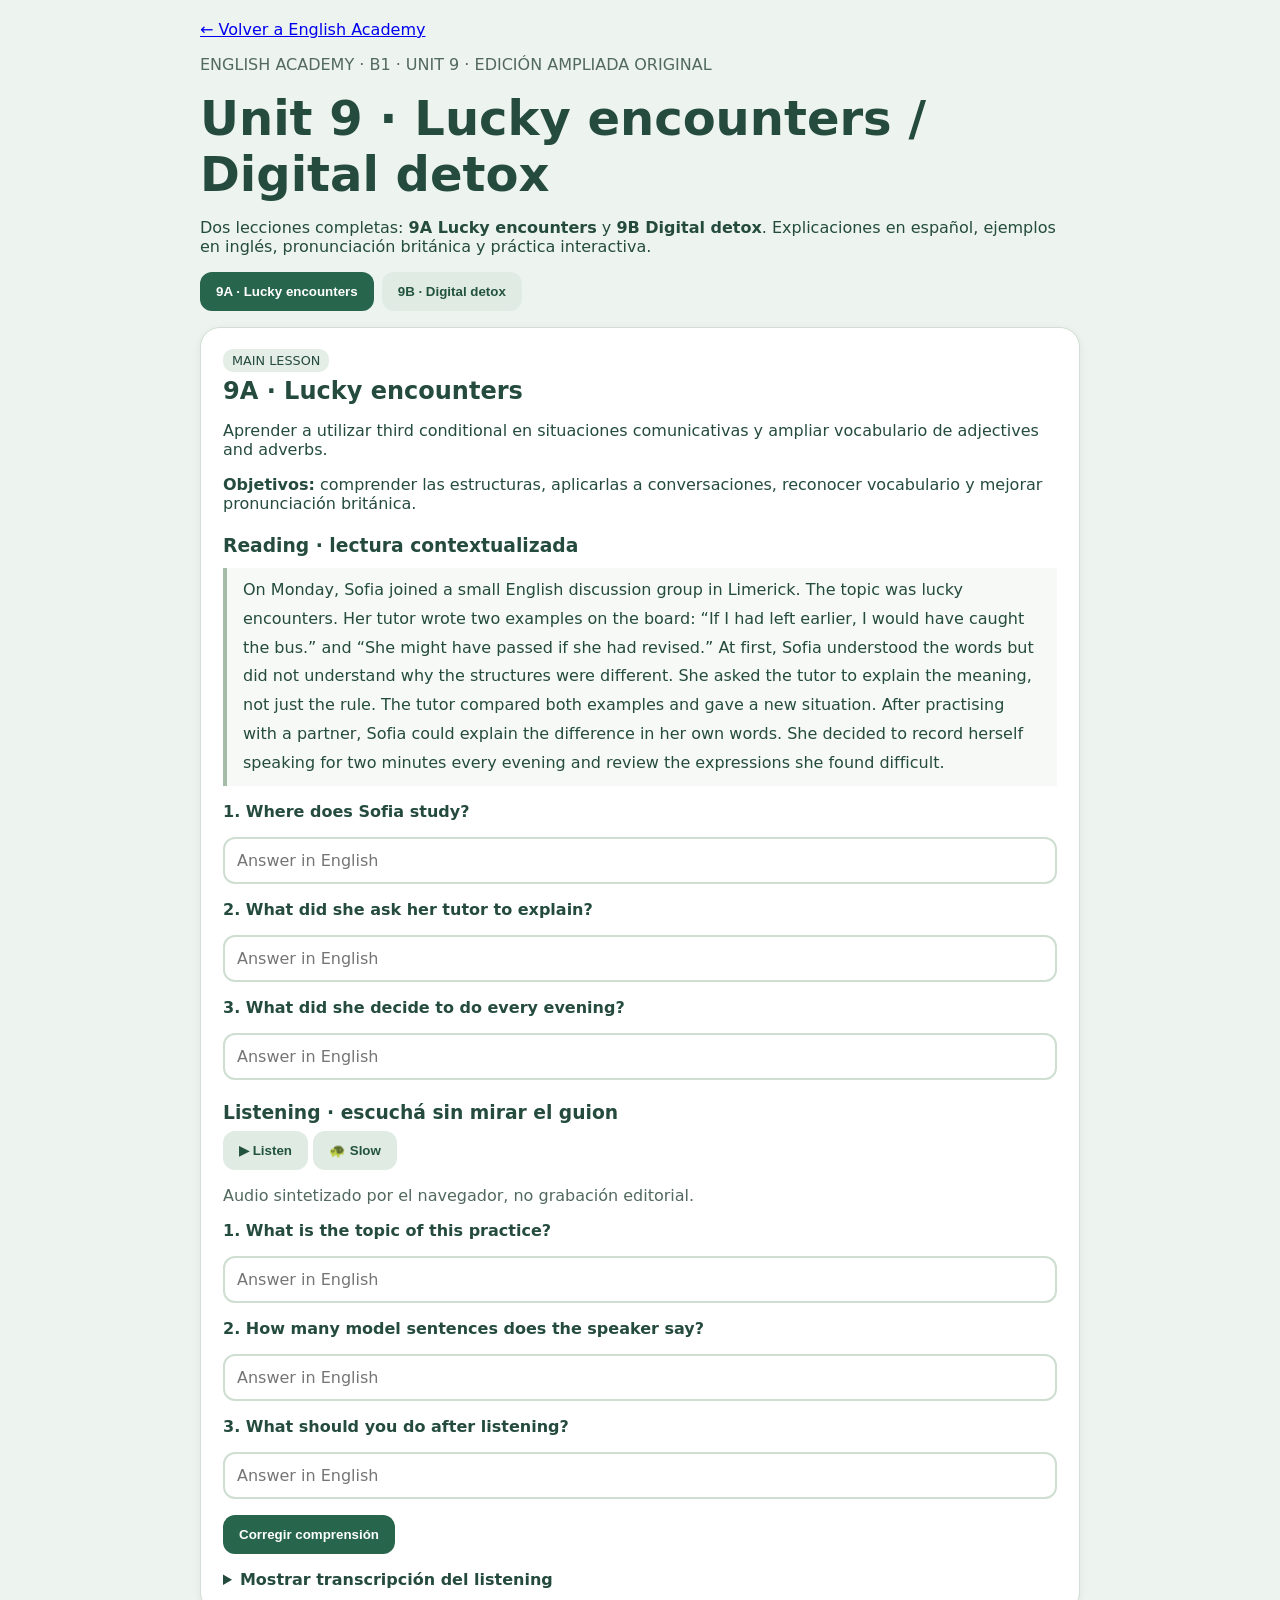
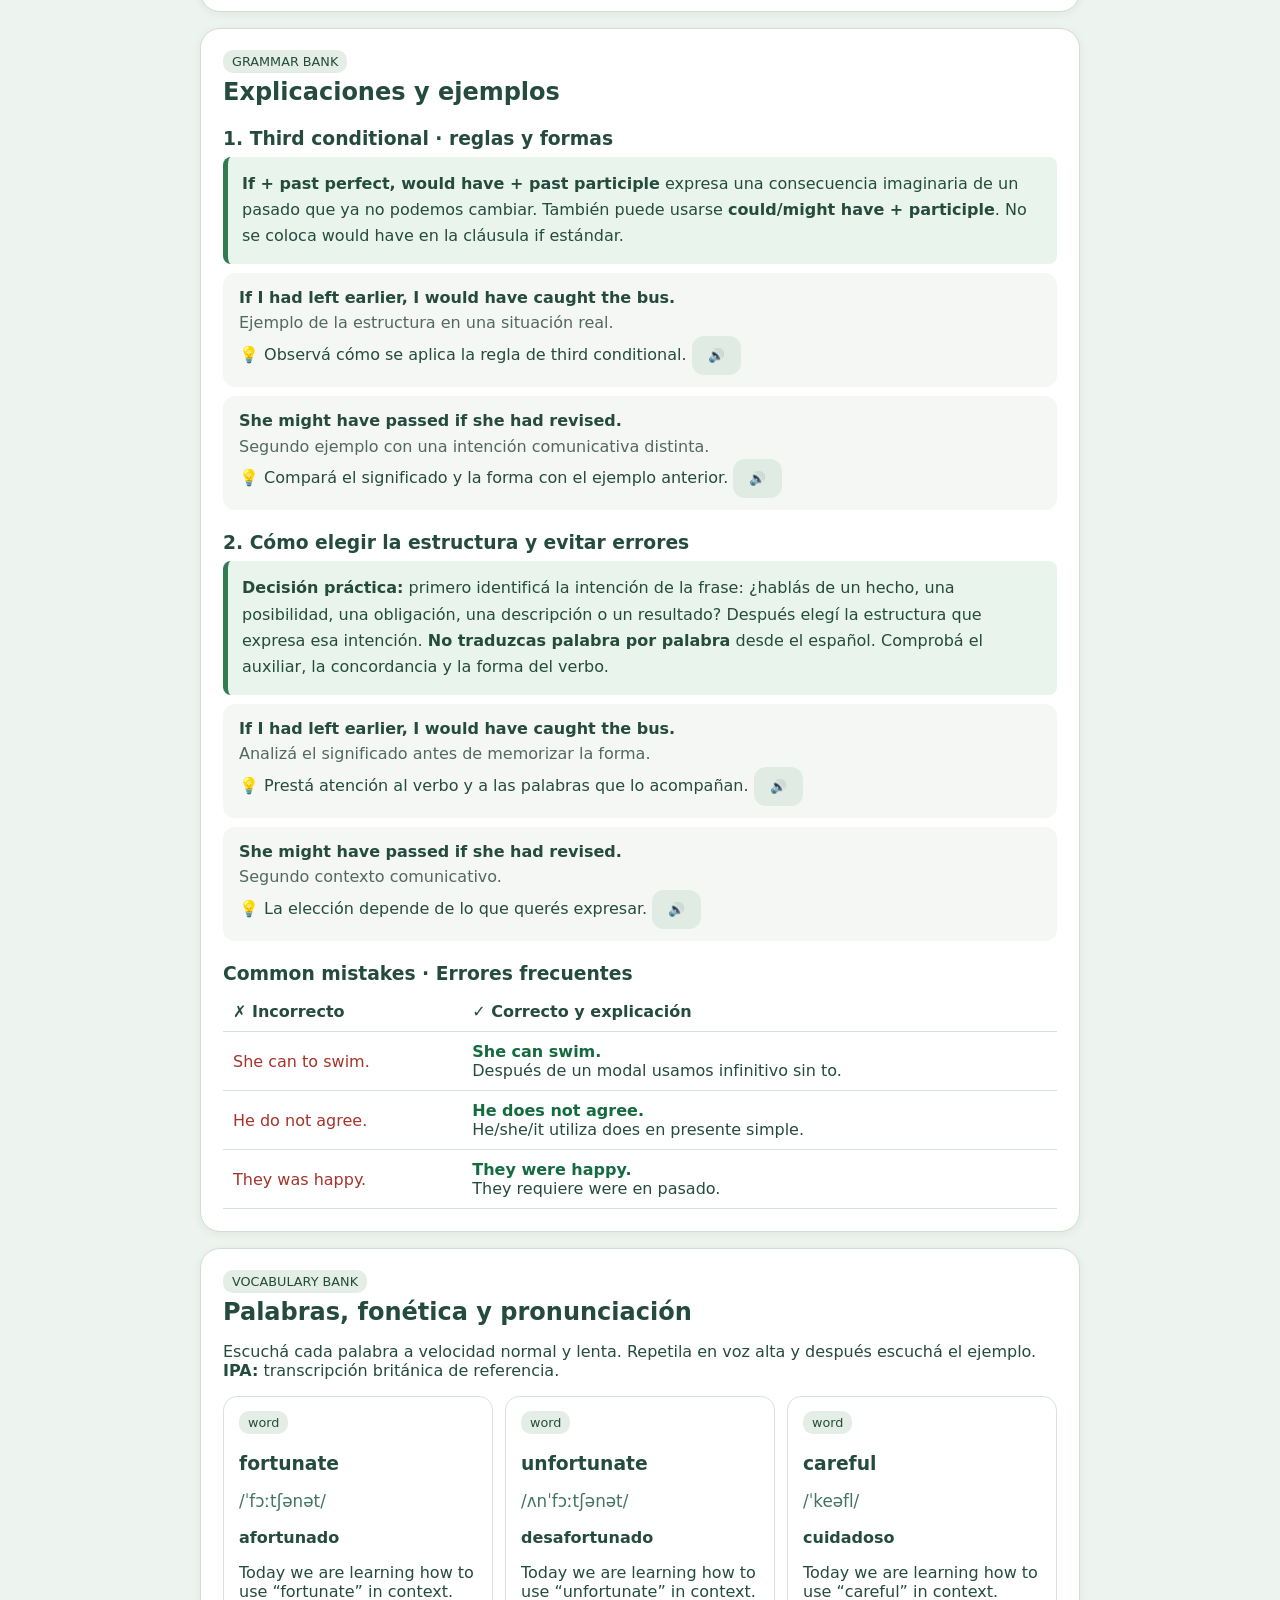
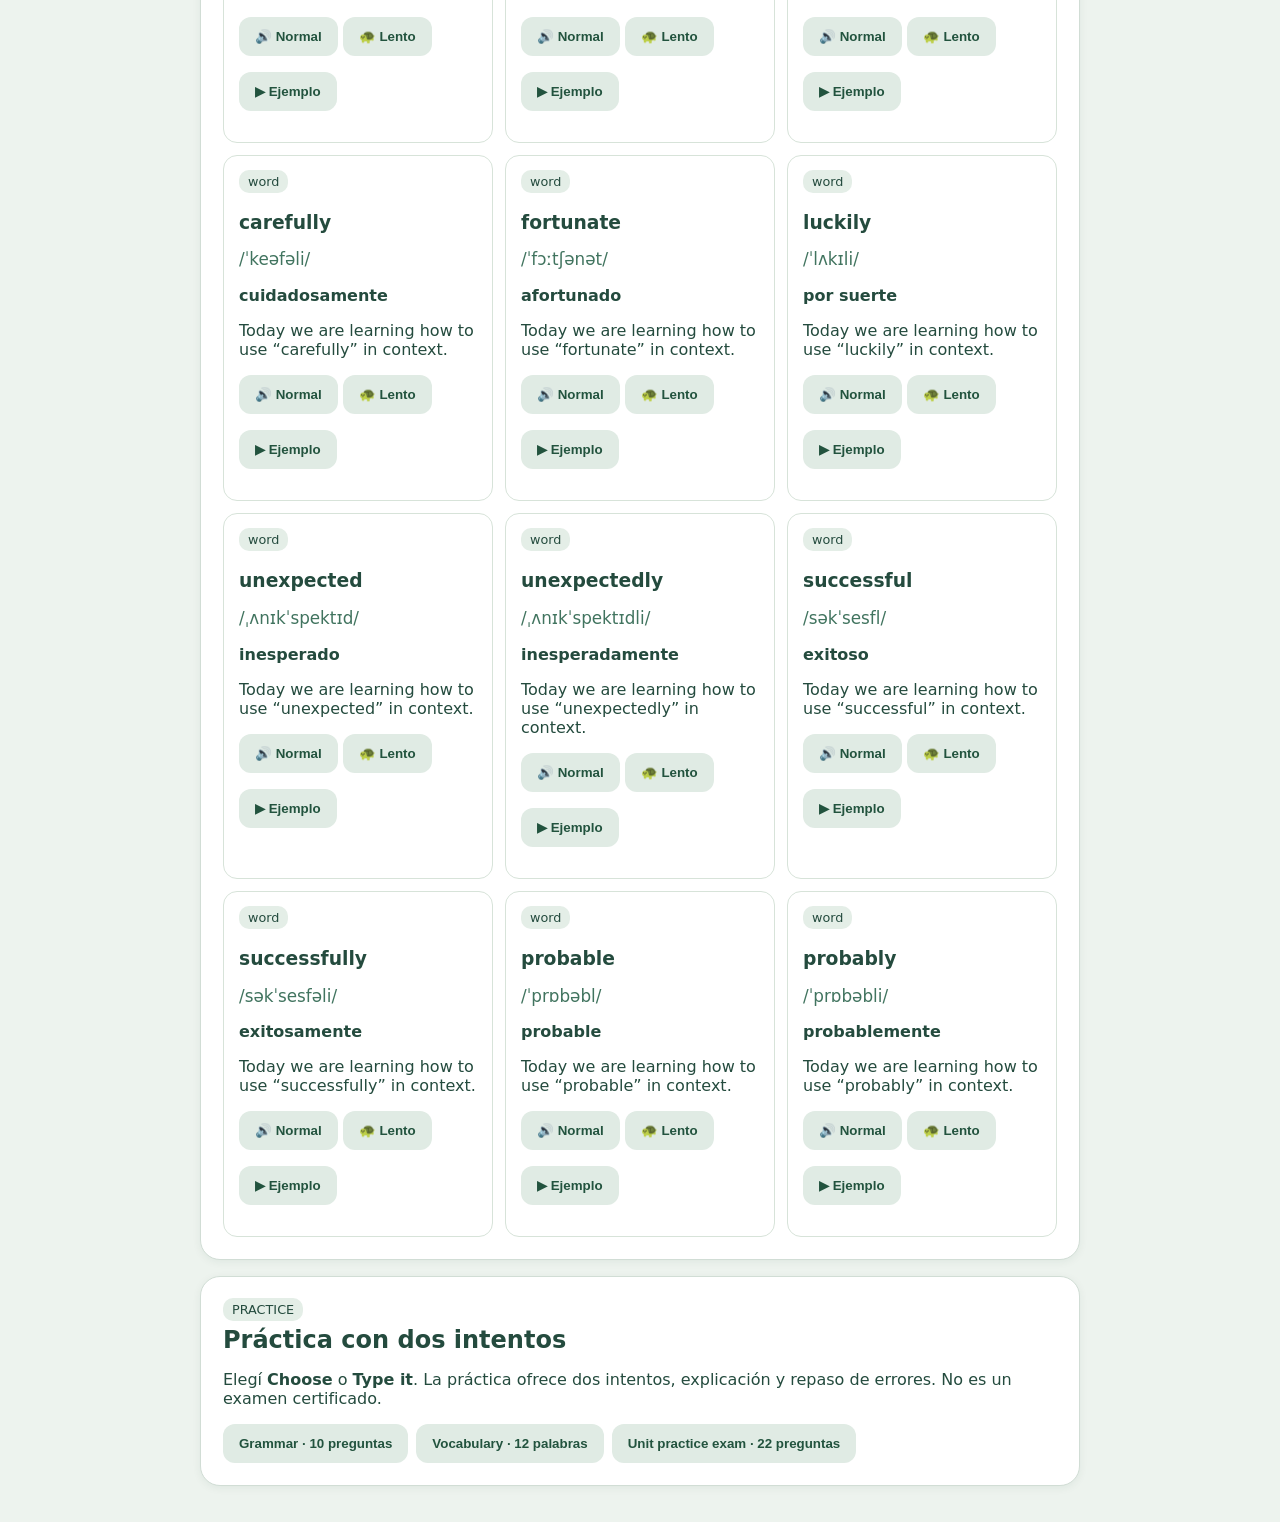
<file: unit9.html>
<!doctype html><html lang="es"><head><meta charset="utf-8"><meta name="viewport" content="width=device-width,initial-scale=1"><title>English Academy · B1 Unit 2</title><style>:root{font-family:system-ui,sans-serif;color:#244b3e;background:#edf3ee}*{box-sizing:border-box}body{margin:0}main{max-width:920px;margin:auto;padding:20px}h1{font-size:clamp(30px,5vw,48px);margin:8px 0}h2{margin:8px 0 16px}h3{margin:22px 0 8px}.muted{color:#52695f}.card{background:white;border:1px solid #d1ddd5;border-radius:20px;padding:22px;margin:16px 0;box-shadow:0 2px 8px #163b2810}.nav{display:flex;gap:8px;flex-wrap:wrap}.btn{border:0;border-radius:12px;padding:12px 16px;background:#27664d;color:white;font-weight:700;cursor:pointer}.btn.alt{background:#e0ebe4;color:#22533e}.btn:disabled{opacity:.5}.rule{background:#e9f4ec;border-left:5px solid #317b52;padding:14px;border-radius:8px;line-height:1.65}.example{background:#f4f7f4;border-radius:12px;padding:12px 16px;margin:9px 0;line-height:1.6}.wrong{color:#a6332a}.correct{color:#146b40}.cols{display:grid;grid-template-columns:repeat(auto-fit,minmax(250px,1fr));gap:12px}.word{border:1px solid #d7e3d9;border-radius:14px;padding:15px}.ipa{color:#41745f;font-size:1.05rem}.tag{font-size:.8rem;background:#e4eee7;padding:4px 9px;border-radius:10px}.opt{display:block;width:100%;text-align:left;background:#f6faf7;color:#244b3e;border:2px solid #d2e1d6;border-radius:12px;margin:8px 0;padding:12px;font-size:1rem;cursor:pointer}.opt:disabled{opacity:.65}input[type=text]{font:inherit;width:100%;padding:12px;border:2px solid #ceded1;border-radius:12px}.feedback{padding:12px;background:#eef5ef;border-radius:12px;margin:12px 0;line-height:1.6}.bar{height:10px;border-radius:10px;background:#d6e4d9;overflow:hidden}.bar span{display:block;height:100%;background:#327a54;transition:width .2s}blockquote{border-left:4px solid #a4bca8;padding:8px 16px;margin:12px 0;background:#f6f9f6;line-height:1.8}table{border-collapse:collapse;width:100%}td,th{border-bottom:1px solid #d6e2d9;padding:10px;text-align:left}summary{cursor:pointer;font-weight:700}button:focus-visible,input:focus-visible{outline:3px solid #d4aa44;outline-offset:2px}@media(max-width:550px){.card{padding:16px}main{padding:12px}}</style></head><body><main><a href="index.html">← Volver a English Academy</a><p class="muted">ENGLISH ACADEMY · B1 · UNIT 9 · EDICIÓN AMPLIADA ORIGINAL</p><h1>Unit 9 · Lucky encounters / Digital detox</h1><p>Dos lecciones completas: <b>9A Lucky encounters</b> y <b>9B Digital detox</b>. Explicaciones en español, ejemplos en inglés, pronunciación británica y práctica interactiva.</p><div class="nav" id="nav"></div><div id="content"></div></main><script src="unit9.js"></script></body></html>
</file>
